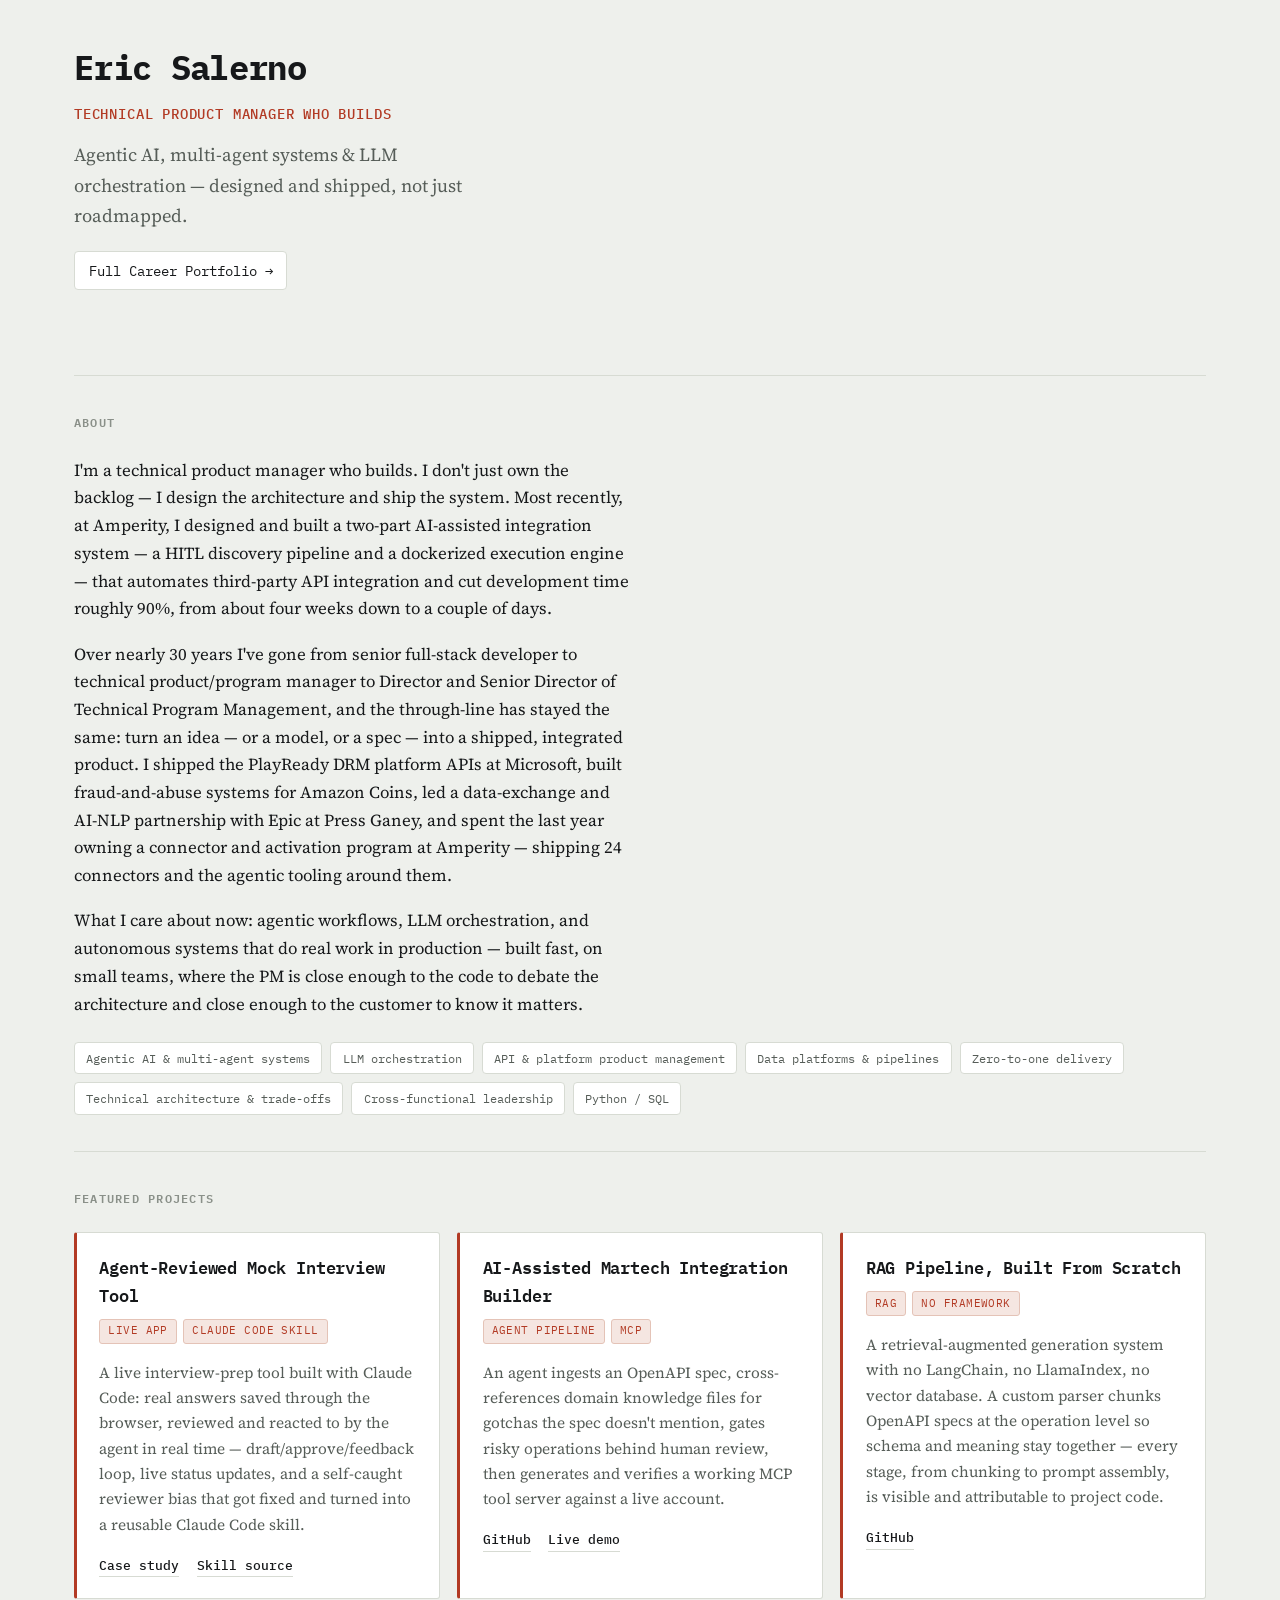
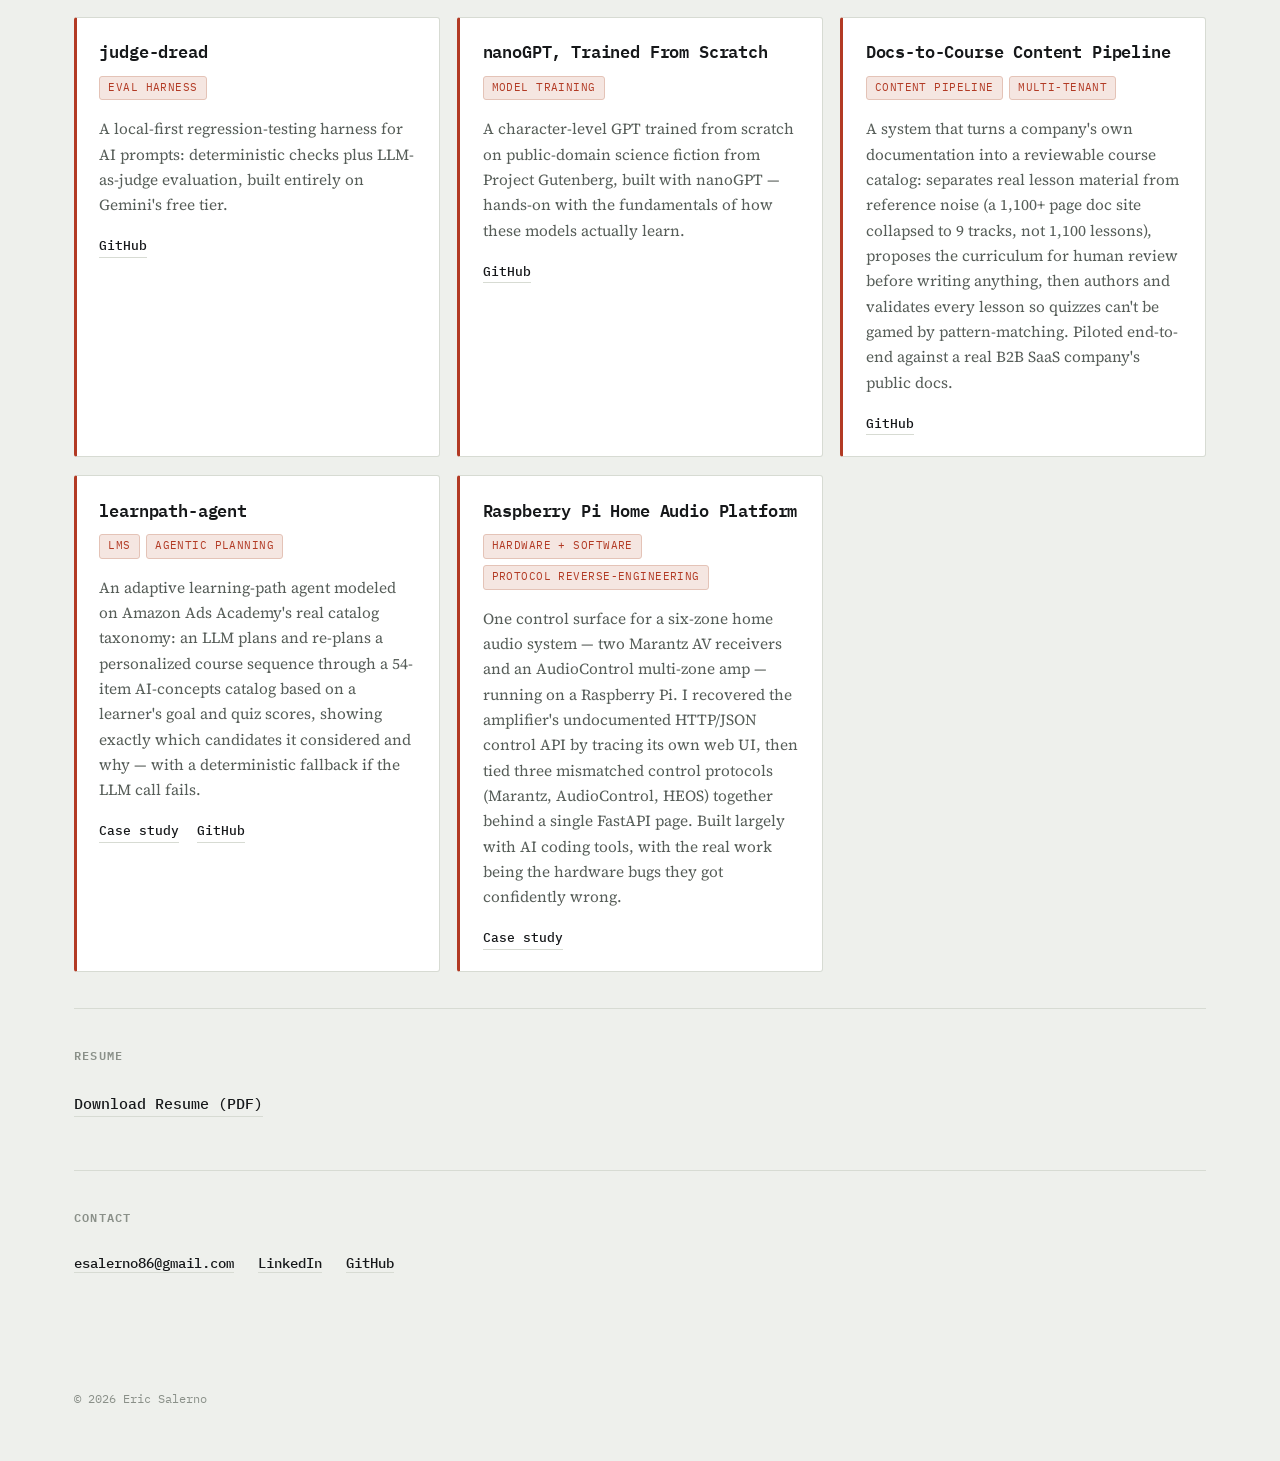
<file: index.html>
<!doctype html>
<html lang="en">
<head>
<meta charset="UTF-8">
<meta name="viewport" content="width=device-width, initial-scale=1.0">
<title>Eric Salerno — Technical Product Manager</title>
<meta name="description" content="Technical Product Manager who builds agentic AI systems, LLM orchestration, and data platforms.">
<link rel="icon" href="favicon.svg" type="image/svg+xml">
<meta property="og:type" content="website">
<meta property="og:title" content="Eric Salerno — Technical Product Manager">
<meta property="og:description" content="Technical Product Manager who builds agentic AI systems, LLM orchestration, and data platforms.">
<meta property="og:url" content="https://ericthebigsal.github.io">
<meta name="twitter:card" content="summary">
<meta name="twitter:title" content="Eric Salerno — Technical Product Manager">
<meta name="twitter:description" content="Technical Product Manager who builds agentic AI systems, LLM orchestration, and data platforms.">
<link rel="preconnect" href="https://fonts.googleapis.com">
<link rel="preconnect" href="https://fonts.gstatic.com" crossorigin>
<link href="https://fonts.googleapis.com/css2?family=IBM+Plex+Mono:wght@400;500;600;700&family=Source+Serif+4:ital,opsz,wght@0,8..60,400;0,8..60,600;1,8..60,400&display=swap" rel="stylesheet">
<link rel="stylesheet" href="styles.css">
</head>
<body>
<header class="site-header">
  <h1>Eric Salerno</h1>
  <p class="headline">Technical Product Manager who builds</p>
  <p class="tagline">Agentic AI, multi-agent systems &amp; LLM orchestration — designed and shipped, not just roadmapped.</p>
  <p><a class="portfolio-cta" href="portfolio.html">Full Career Portfolio →</a></p>
</header>

<main>
  <section id="about" aria-labelledby="about-heading">
    <h2 id="about-heading">About</h2>
    <p>I'm a technical product manager who builds. I don't just own the backlog — I design the architecture and ship the system. Most recently, at Amperity, I designed and built a two-part AI-assisted integration system — a HITL discovery pipeline and a dockerized execution engine — that automates third-party API integration and cut development time roughly 90%, from about four weeks down to a couple of days.</p>
    <p>Over nearly 30 years I've gone from senior full-stack developer to technical product/program manager to Director and Senior Director of Technical Program Management, and the through-line has stayed the same: turn an idea — or a model, or a spec — into a shipped, integrated product. I shipped the PlayReady DRM platform APIs at Microsoft, built fraud-and-abuse systems for Amazon Coins, led a data-exchange and AI-NLP partnership with Epic at Press Ganey, and spent the last year owning a connector and activation program at Amperity — shipping 24 connectors and the agentic tooling around them.</p>
    <p>What I care about now: agentic workflows, LLM orchestration, and autonomous systems that do real work in production — built fast, on small teams, where the PM is close enough to the code to debate the architecture and close enough to the customer to know it matters.</p>
    <ul class="strengths">
      <li>Agentic AI &amp; multi-agent systems</li>
      <li>LLM orchestration</li>
      <li>API &amp; platform product management</li>
      <li>Data platforms &amp; pipelines</li>
      <li>Zero-to-one delivery</li>
      <li>Technical architecture &amp; trade-offs</li>
      <li>Cross-functional leadership</li>
      <li>Python / SQL</li>
    </ul>
  </section>

  <section id="projects" aria-labelledby="projects-heading">
    <h2 id="projects-heading">Featured Projects</h2>
    <div class="project-grid">
      <article class="project-card">
        <h3>Agent-Reviewed Mock Interview Tool</h3>
        <ul class="project-tags"><li>Live app</li><li>Claude Code skill</li></ul>
        <p>A live interview-prep tool built with Claude Code: real answers saved through the browser, reviewed and reacted to by the agent in real time — draft/approve/feedback loop, live status updates, and a self-caught reviewer bias that got fixed and turned into a reusable Claude Code skill.</p>
        <div class="project-links">
          <a href="agentic-qa-tool.html">Case study</a>
          <a href="https://github.com/ericthebigsal/claude-skills">Skill source</a>
        </div>
      </article>

      <article class="project-card">
        <h3>AI-Assisted Martech Integration Builder</h3>
        <ul class="project-tags"><li>Agent pipeline</li><li>MCP</li></ul>
        <p>An agent ingests an OpenAPI spec, cross-references domain knowledge files for gotchas the spec doesn't mention, gates risky operations behind human review, then generates and verifies a working MCP tool server against a live account.</p>
        <div class="project-links">
          <a href="https://github.com/ericthebigsal/agent-integration">GitHub</a>
          <a href="https://ericthebigsal.github.io/agent-integration">Live demo</a>
        </div>
      </article>

      <article class="project-card">
        <h3>RAG Pipeline, Built From Scratch</h3>
        <ul class="project-tags"><li>RAG</li><li>No framework</li></ul>
        <p>A retrieval-augmented generation system with no LangChain, no LlamaIndex, no vector database. A custom parser chunks OpenAPI specs at the operation level so schema and meaning stay together — every stage, from chunking to prompt assembly, is visible and attributable to project code.</p>
        <div class="project-links">
          <a href="https://github.com/ericthebigsal/rag-pipeline">GitHub</a>
        </div>
      </article>

      <article class="project-card">
        <h3>judge-dread</h3>
        <ul class="project-tags"><li>Eval harness</li></ul>
        <p>A local-first regression-testing harness for AI prompts: deterministic checks plus LLM-as-judge evaluation, built entirely on Gemini's free tier.</p>
        <div class="project-links">
          <a href="https://github.com/ericthebigsal/judge-dread">GitHub</a>
        </div>
      </article>

      <article class="project-card">
        <h3>nanoGPT, Trained From Scratch</h3>
        <ul class="project-tags"><li>Model training</li></ul>
        <p>A character-level GPT trained from scratch on public-domain science fiction from Project Gutenberg, built with nanoGPT — hands-on with the fundamentals of how these models actually learn.</p>
        <div class="project-links">
          <a href="https://github.com/ericthebigsal/nanogpt-scifi">GitHub</a>
        </div>
      </article>

      <article class="project-card">
        <h3>Docs-to-Course Content Pipeline</h3>
        <ul class="project-tags"><li>Content pipeline</li><li>Multi-tenant</li></ul>
        <p>A system that turns a company's own documentation into a reviewable course catalog: separates real lesson material from reference noise (a 1,100+ page doc site collapsed to 9 tracks, not 1,100 lessons), proposes the curriculum for human review before writing anything, then authors and validates every lesson so quizzes can't be gamed by pattern-matching. Piloted end-to-end against a real B2B SaaS company's public docs.</p>
        <div class="project-links">
          <a href="https://github.com/ericthebigsal/learnpath-agent">GitHub</a>
        </div>
      </article>

      <article class="project-card">
        <h3>learnpath-agent</h3>
        <ul class="project-tags"><li>LMS</li><li>Agentic planning</li></ul>
        <p>An adaptive learning-path agent modeled on Amazon Ads Academy's real catalog taxonomy: an LLM plans and re-plans a personalized course sequence through a 54-item AI-concepts catalog based on a learner's goal and quiz scores, showing exactly which candidates it considered and why — with a deterministic fallback if the LLM call fails.</p>
        <div class="project-links">
          <a href="learnpath-agent-writeup.html">Case study</a>
          <a href="https://github.com/ericthebigsal/learnpath-agent">GitHub</a>
        </div>
      </article>

      <article class="project-card">
        <h3>Raspberry Pi Home Audio Platform</h3>
        <ul class="project-tags"><li>Hardware + software</li><li>Protocol reverse-engineering</li></ul>
        <p>One control surface for a six-zone home audio system — two Marantz AV receivers and an AudioControl multi-zone amp — running on a Raspberry Pi. I recovered the amplifier's undocumented HTTP/JSON control API by tracing its own web UI, then tied three mismatched control protocols (Marantz, AudioControl, HEOS) together behind a single FastAPI page. Built largely with AI coding tools, with the real work being the hardware bugs they got confidently wrong.</p>
        <div class="project-links">
          <a href="dumb-home-writeup.html">Case study</a>
        </div>
      </article>
    </div>
  </section>

  <section id="resume" aria-labelledby="resume-heading">
    <h2 id="resume-heading">Resume</h2>
    <p><a class="resume-link" href="assets/resume/Eric-Salerno-Resume.pdf">Download Resume (PDF)</a></p>
  </section>

  <section id="contact" aria-labelledby="contact-heading">
    <h2 id="contact-heading">Contact</h2>
    <ul class="contact-list">
      <li><a href="mailto:esalerno86@gmail.com">esalerno86@gmail.com</a></li>
      <li><a href="https://www.linkedin.com/in/ersalerno">LinkedIn</a></li>
      <li><a href="https://github.com/ericthebigsal">GitHub</a></li>
    </ul>
  </section>
</main>

<footer class="site-footer">
  <p>&copy; 2026 Eric Salerno</p>
</footer>
</body>
</html>
</file>
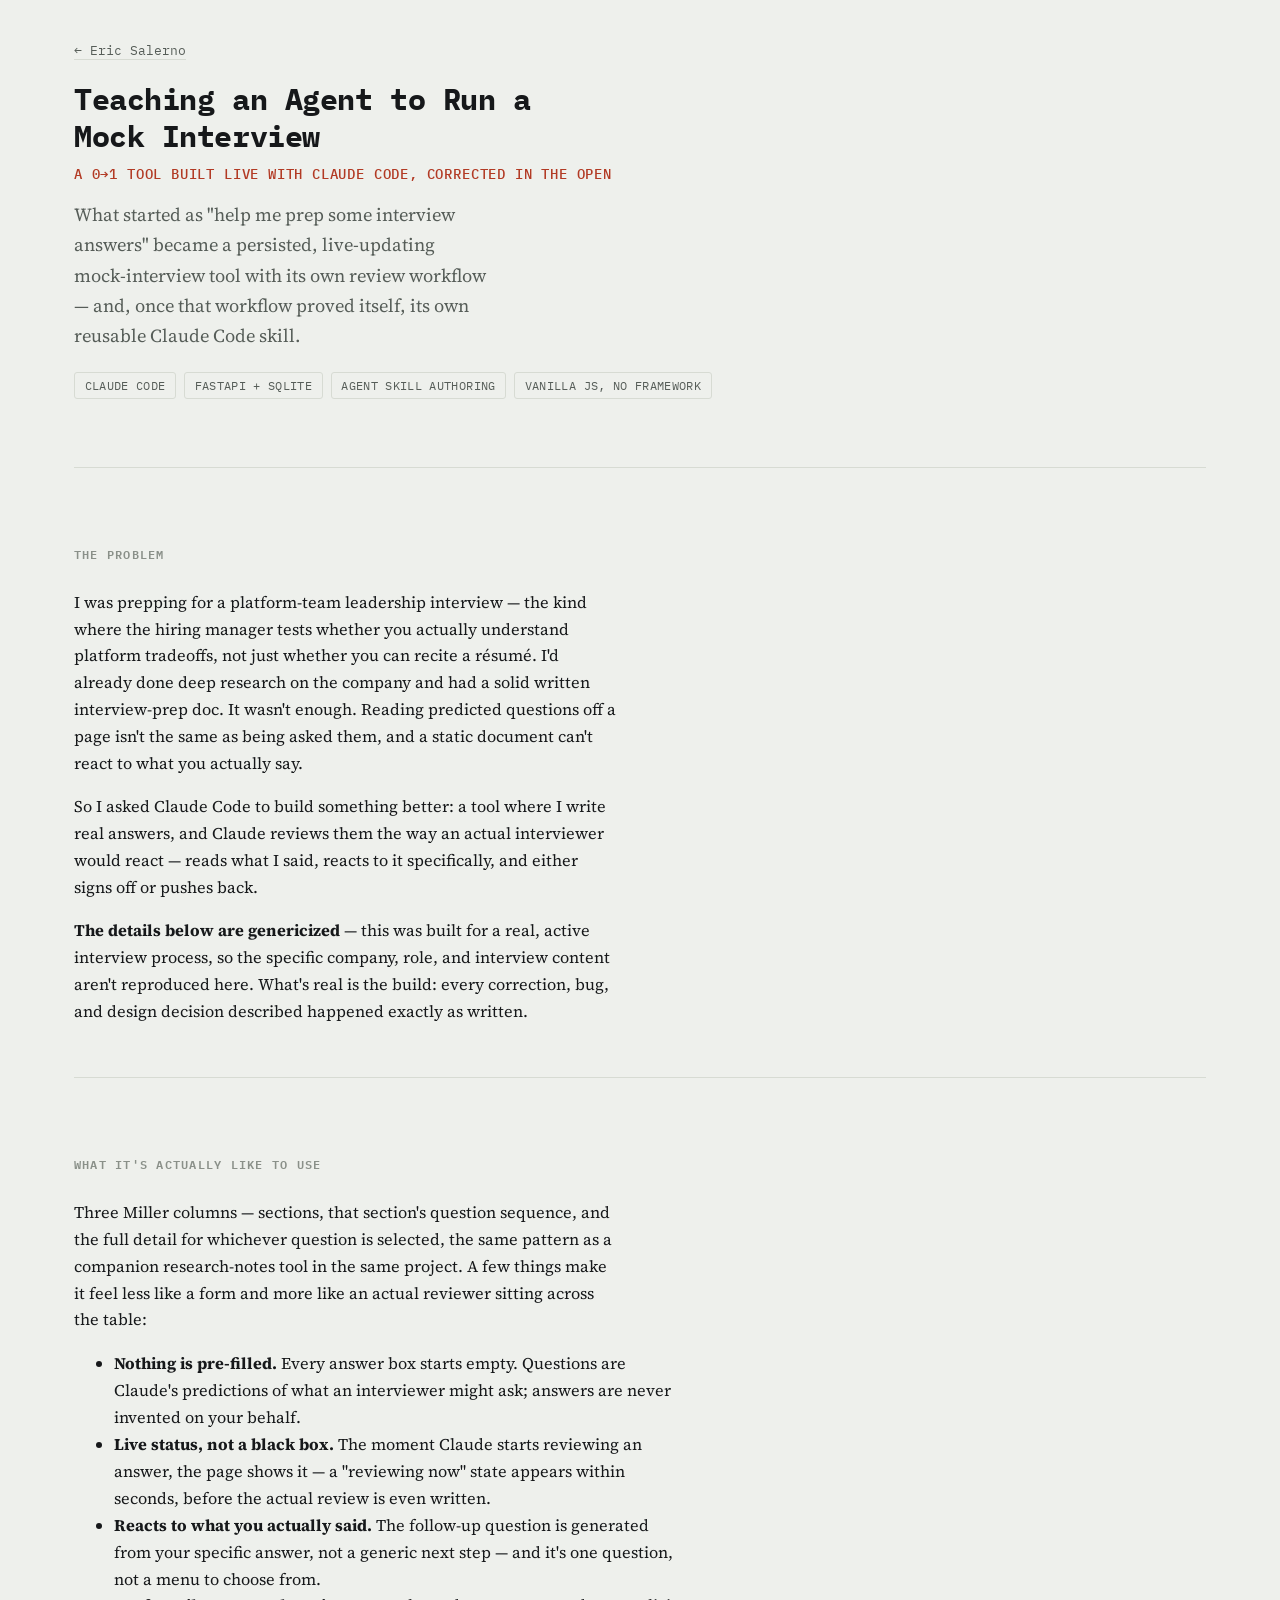
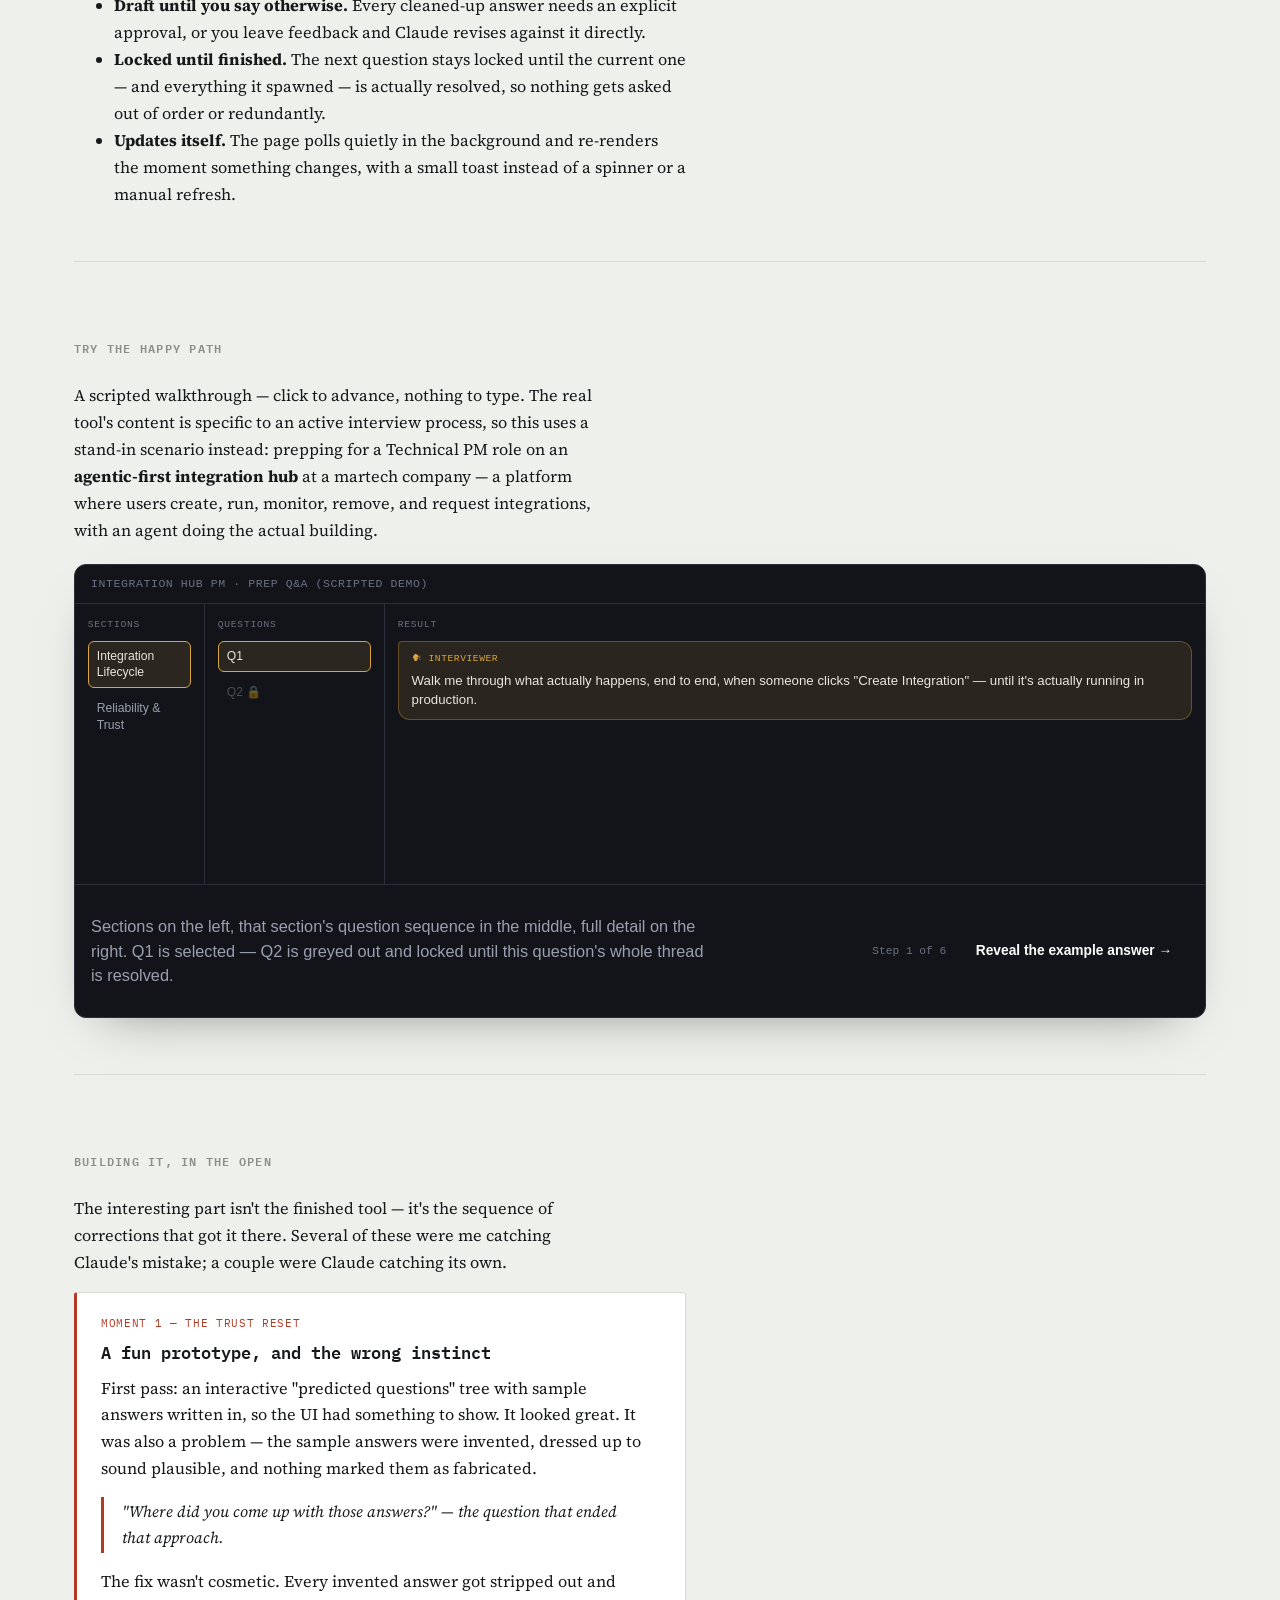
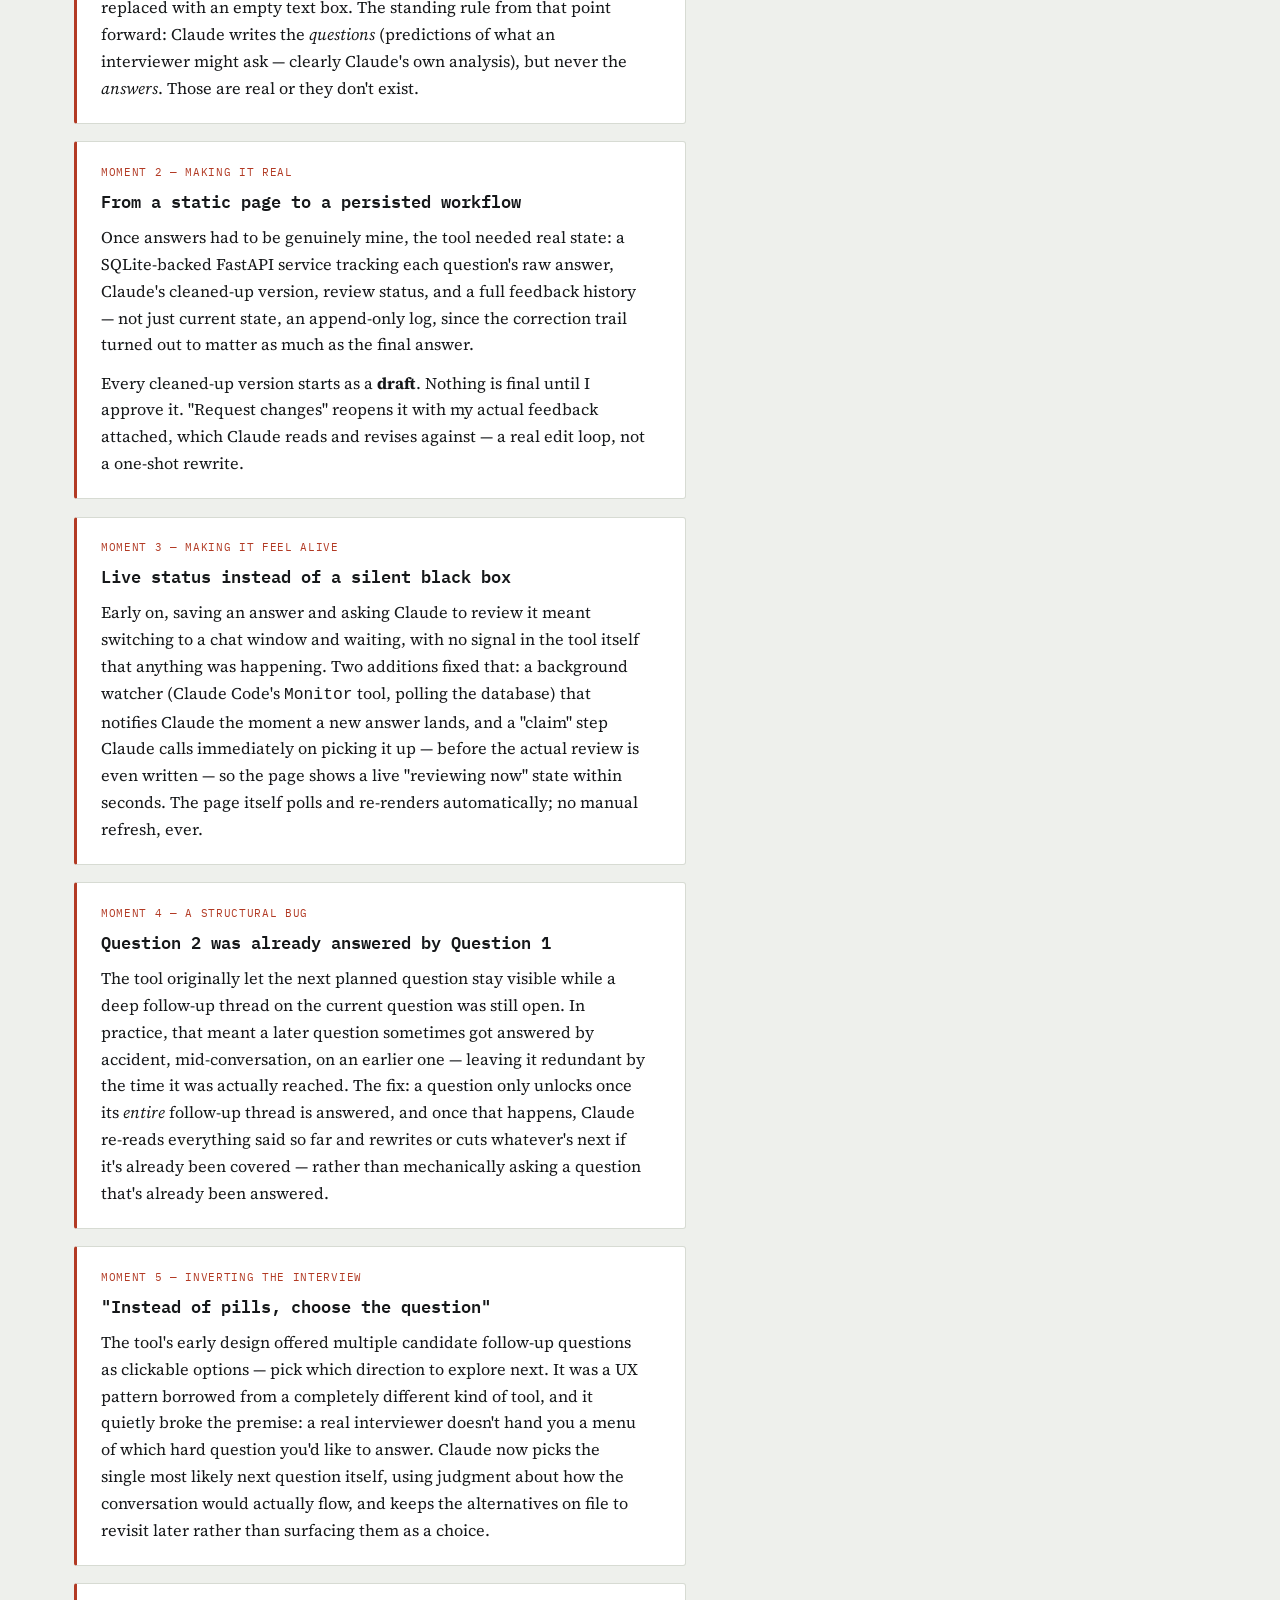
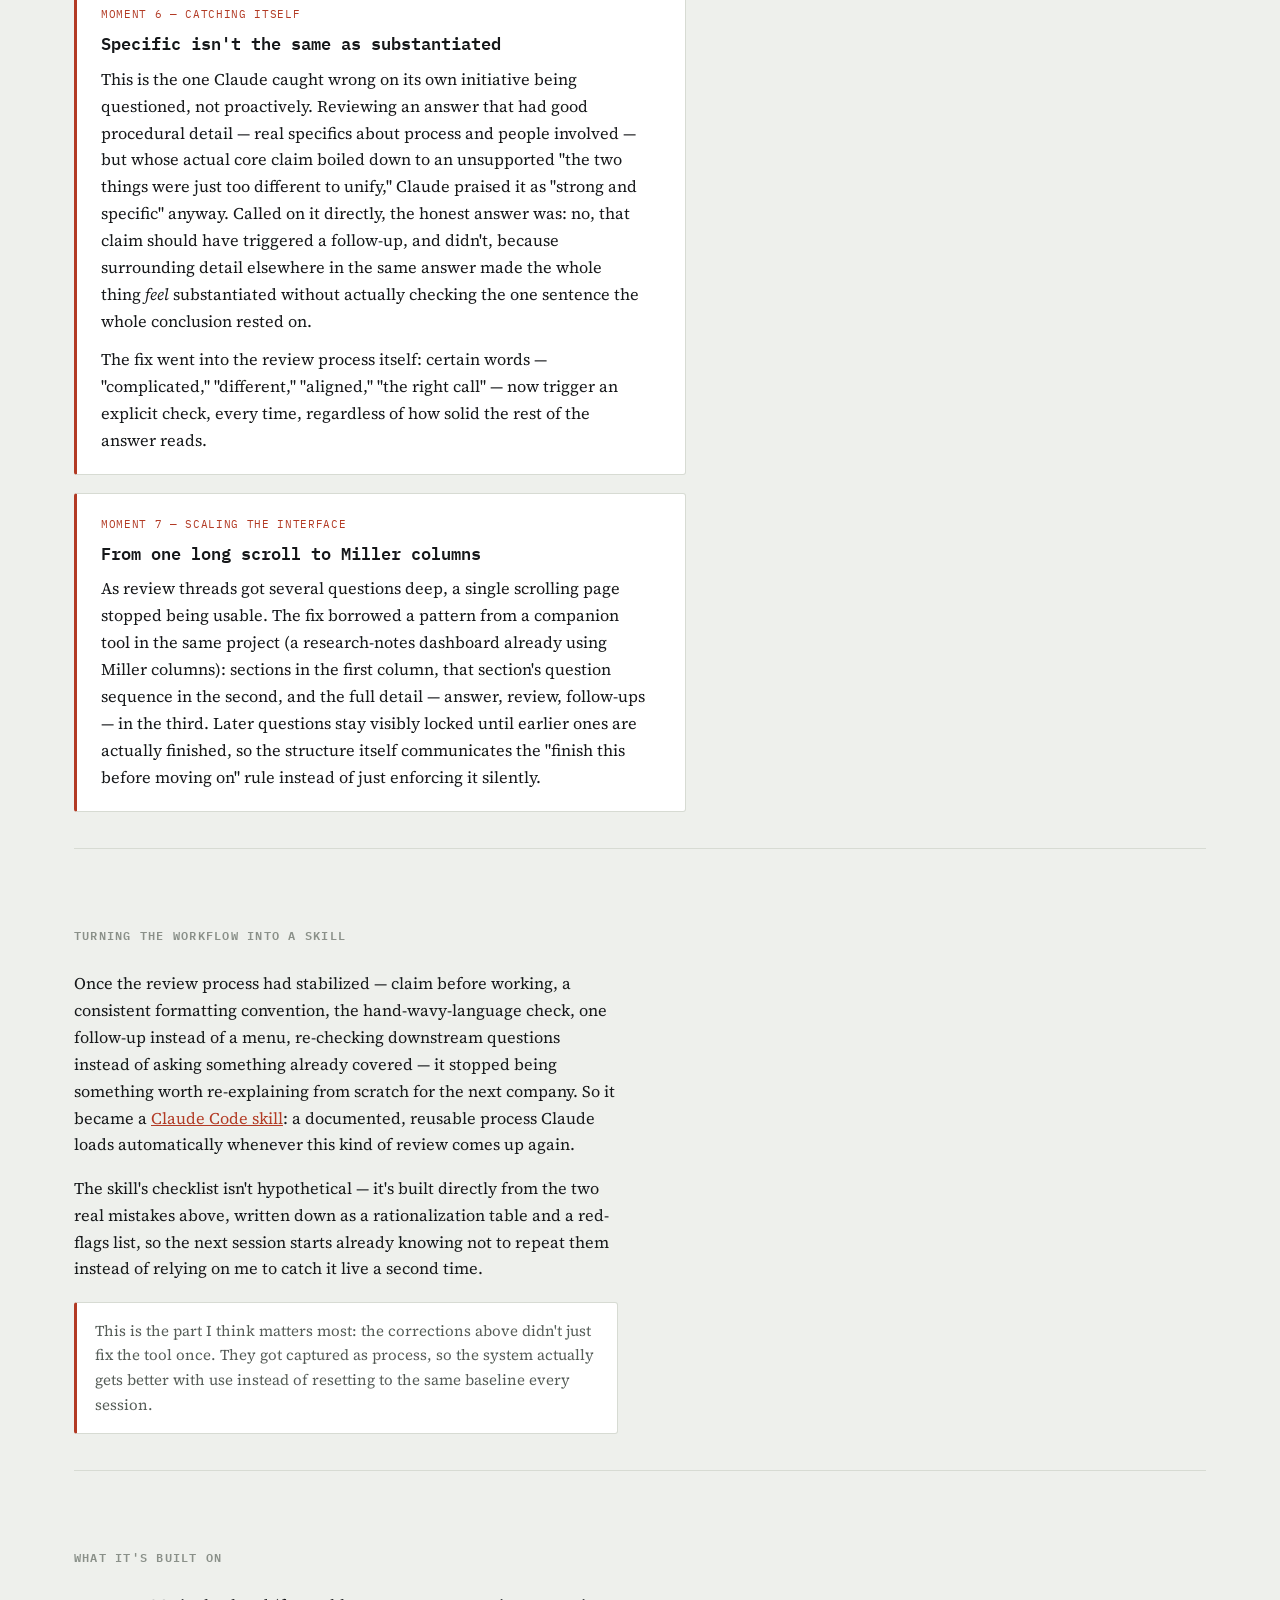
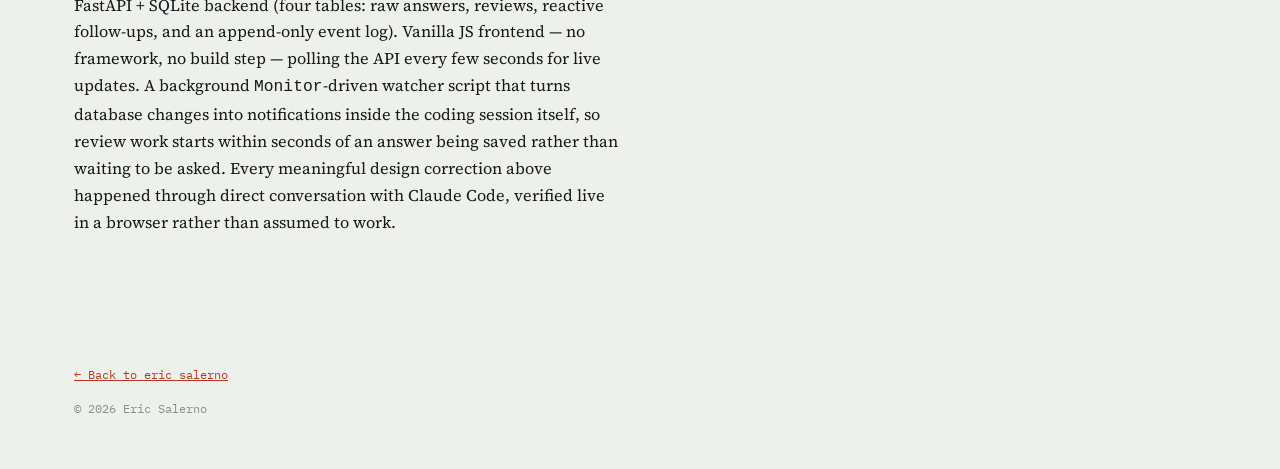
<file: agentic-qa-tool.html>
<!doctype html>
<html lang="en">
<head>
<meta charset="UTF-8">
<meta name="viewport" content="width=device-width, initial-scale=1.0">
<title>Teaching an Agent to Run a Mock Interview — Eric Salerno</title>
<meta name="description" content="Case study: building a live, agent-reviewed mock-interview tool with Claude Code — and the corrections along the way that turned into a reusable skill.">
<link rel="icon" href="favicon.svg" type="image/svg+xml">
<meta property="og:type" content="article">
<meta property="og:title" content="Teaching an Agent to Run a Mock Interview">
<meta property="og:description" content="Case study: building a live, agent-reviewed mock-interview tool with Claude Code — and the corrections along the way that turned into a reusable skill.">
<meta property="og:url" content="https://ericthebigsal.github.io/agentic-qa-tool.html">
<meta name="twitter:card" content="summary">
<link rel="preconnect" href="https://fonts.googleapis.com">
<link rel="preconnect" href="https://fonts.gstatic.com" crossorigin>
<link href="https://fonts.googleapis.com/css2?family=IBM+Plex+Mono:wght@400;500;600;700&family=Source+Serif+4:ital,opsz,wght@0,8..60,400;0,8..60,600;1,8..60,400&display=swap" rel="stylesheet">
<link rel="stylesheet" href="styles.css">
<style>
  /* Scoped demo-widget styles — dark palette matches the real tool's actual
     look, deliberately distinct from this site's light theme so the widget
     reads as "an app embedded in the page," not a themed site section. */
  .demo-frame{
    --dbg:#12141a; --dbg-elev:#1b1f28; --dborder:#2a2f3a;
    --dtext:#e8e6df; --dtext-dim:#9aa0af; --dtext-dimmer:#6b7180;
    --dq:#d9a441; --dq-bg:rgba(217,164,65,.12);
    --da:#4fb3a9; --da-bg:rgba(79,179,169,.1);
    --dreview:#7a9ad9; --dreview-bg:rgba(122,154,217,.12);
    --dok:#5fc47a;
    background:var(--dbg); color:var(--dtext); border-radius:12px; border:1px solid var(--dborder);
    overflow:hidden; box-shadow:0 20px 50px -30px rgba(0,0,0,.5);
    font-family:-apple-system,BlinkMacSystemFont,"Segoe UI",Helvetica,Arial,sans-serif;
    margin:1.25rem 0;
  }
  .demo-topbar{padding:.6rem 1rem;border-bottom:1px solid var(--dborder);font-size:.72rem;color:var(--dtext-dimmer);
    font-family:ui-monospace,SFMono-Regular,"SF Mono",Menlo,Consolas,monospace;letter-spacing:.05em;text-transform:uppercase}
  .demo-columns{display:flex;min-height:280px}
  .demo-col{padding:.8rem}
  .demo-col1{width:130px;flex:none;border-right:1px solid var(--dborder)}
  .demo-col2{width:180px;flex:none;border-right:1px solid var(--dborder)}
  .demo-col3{flex:1;min-width:0}
  .demo-col-label{font-family:ui-monospace,SFMono-Regular,"SF Mono",Menlo,Consolas,monospace;font-size:.6rem;
    letter-spacing:.08em;text-transform:uppercase;color:var(--dtext-dimmer);margin:0 0 .5rem}
  .demo-item{display:block;width:100%;text-align:left;background:transparent;border:1px solid transparent;color:var(--dtext-dim);
    font-size:.76rem;padding:.4rem .5rem;border-radius:6px;margin-bottom:.3rem;line-height:1.35}
  .demo-item.active{background:var(--dq-bg);border-color:var(--dq);color:var(--dtext)}
  .demo-item.locked{opacity:.4}
  .demo-node{margin-bottom:.8rem}
  .demo-qbubble{background:var(--dq-bg);border:1px solid rgba(217,164,65,.35);border-radius:12px;border-top-left-radius:4px;padding:.6rem .8rem}
  .demo-who{font-family:ui-monospace,SFMono-Regular,"SF Mono",Menlo,Consolas,monospace;font-size:.6rem;letter-spacing:.06em;
    text-transform:uppercase;color:var(--dq);margin-bottom:.25rem;display:flex;align-items:center;gap:.4rem}
  .demo-qtext{font-size:.83rem;line-height:1.45}
  .demo-answerbox{margin-top:.5rem}
  .demo-answerbox .demo-who{color:var(--da);justify-content:flex-end}
  .demo-answer-text{background:var(--da-bg);border:1px solid rgba(79,179,169,.35);border-radius:12px;border-top-right-radius:4px;
    padding:.6rem .8rem;font-size:.82rem;line-height:1.45}
  .demo-reviewbox{margin-top:.6rem;background:var(--dreview-bg);border:1px solid rgba(122,154,217,.4);border-radius:10px;padding:.6rem .8rem}
  .demo-reviewbox .demo-who{color:var(--dreview);justify-content:space-between}
  .demo-section-header{background:rgba(122,154,217,.24);color:var(--dreview);font-weight:700;font-size:.64rem;text-transform:uppercase;
    letter-spacing:.05em;padding:.22rem .5rem;border-radius:5px;margin:.4rem 0 .3rem;display:inline-block}
  .demo-reviewbox ul{margin:.2rem 0 .5rem;padding-left:1.1rem;font-size:.8rem;line-height:1.5}
  .demo-reviewbox p{font-size:.8rem;margin:.3rem 0 0;line-height:1.5}
  .demo-badge{font-family:ui-monospace,SFMono-Regular,"SF Mono",Menlo,Consolas,monospace;font-size:.58rem;padding:.06rem .4rem;
    border-radius:20px;border:1px solid var(--dborder);color:var(--dtext-dimmer)}
  .demo-badge.approved{border-color:var(--dok);color:var(--dok)}
  .demo-badge.draft{border-color:var(--dreview);color:var(--dreview)}
  .demo-reactive{margin-top:.6rem;margin-left:.7rem;padding-left:.7rem;border-left:2px dashed rgba(122,154,217,.4)}
  .demo-reactive-label{font-family:ui-monospace,SFMono-Regular,"SF Mono",Menlo,Consolas,monospace;font-size:.58rem;
    text-transform:uppercase;letter-spacing:.05em;color:var(--dreview);margin-bottom:.3rem}
  .demo-placeholder{color:var(--dtext-dimmer);font-size:.82rem;font-style:italic}
  .demo-footer{padding:.8rem 1rem;border-top:1px solid var(--dborder);display:flex;align-items:center;justify-content:space-between;gap:1rem;flex-wrap:wrap}
  .demo-annotation{font-size:.85rem;color:var(--dtext-dim);max-width:58ch;line-height:1.5}
  .demo-btn{background:var(--color-accent);color:#fff;border:none;border-radius:8px;padding:.55rem 1.05rem;font-size:.86rem;
    font-weight:600;cursor:pointer;white-space:nowrap}
  .demo-btn:hover{opacity:.9}
  .demo-btn.approve{background:#1b7a45}
  .demo-btn.restart{background:transparent;border:1px solid var(--dborder);color:var(--dtext-dim)}
  .demo-stepcount{font-family:ui-monospace,SFMono-Regular,"SF Mono",Menlo,Consolas,monospace;font-size:.7rem;color:var(--dtext-dimmer);white-space:nowrap}
  @media (max-width:600px){
    .demo-columns{flex-direction:column}
    .demo-col1,.demo-col2{width:auto;border-right:none;border-bottom:1px solid var(--dborder)}
  }
</style>
</head>
<body class="case-study">
<header class="site-header">
  <p class="breadcrumb"><a href="index.html">&larr; Eric Salerno</a></p>
  <h1>Teaching an Agent to Run a Mock Interview</h1>
  <p class="headline">A 0&rarr;1 tool built live with Claude Code, corrected in the open</p>
  <p class="tagline">What started as "help me prep some interview answers" became a persisted, live-updating mock-interview tool with its own review workflow — and, once that workflow proved itself, its own reusable Claude Code skill.</p>
  <ul class="case-tags">
    <li>Claude Code</li>
    <li>FastAPI + SQLite</li>
    <li>Agent skill authoring</li>
    <li>Vanilla JS, no framework</li>
  </ul>
</header>

<main>
  <section id="context" aria-labelledby="context-heading">
    <h2 id="context-heading">The problem</h2>
    <p>I was prepping for a platform-team leadership interview — the kind where the hiring manager tests whether you actually understand platform tradeoffs, not just whether you can recite a résumé. I'd already done deep research on the company and had a solid written interview-prep doc. It wasn't enough. Reading predicted questions off a page isn't the same as being asked them, and a static document can't react to what you actually say.</p>
    <p>So I asked Claude Code to build something better: a tool where I write real answers, and Claude reviews them the way an actual interviewer would react — reads what I said, reacts to it specifically, and either signs off or pushes back.</p>
    <p><strong>The details below are genericized</strong> — this was built for a real, active interview process, so the specific company, role, and interview content aren't reproduced here. What's real is the build: every correction, bug, and design decision described happened exactly as written.</p>
  </section>

  <section id="ux" aria-labelledby="ux-heading">
    <h2 id="ux-heading">What it's actually like to use</h2>
    <p>Three Miller columns — sections, that section's question sequence, and the full detail for whichever question is selected, the same pattern as a companion research-notes tool in the same project. A few things make it feel less like a form and more like an actual reviewer sitting across the table:</p>
    <ul>
      <li><strong>Nothing is pre-filled.</strong> Every answer box starts empty. Questions are Claude's predictions of what an interviewer might ask; answers are never invented on your behalf.</li>
      <li><strong>Live status, not a black box.</strong> The moment Claude starts reviewing an answer, the page shows it — a "reviewing now" state appears within seconds, before the actual review is even written.</li>
      <li><strong>Reacts to what you actually said.</strong> The follow-up question is generated from your specific answer, not a generic next step — and it's one question, not a menu to choose from.</li>
      <li><strong>Draft until you say otherwise.</strong> Every cleaned-up answer needs an explicit approval, or you leave feedback and Claude revises against it directly.</li>
      <li><strong>Locked until finished.</strong> The next question stays locked until the current one — and everything it spawned — is actually resolved, so nothing gets asked out of order or redundantly.</li>
      <li><strong>Updates itself.</strong> The page polls quietly in the background and re-renders the moment something changes, with a small toast instead of a spinner or a manual refresh.</li>
    </ul>
  </section>

  <section id="demo" aria-labelledby="demo-heading">
    <h2 id="demo-heading">Try the happy path</h2>
    <p>A scripted walkthrough — click to advance, nothing to type. The real tool's content is specific to an active interview process, so this uses a stand-in scenario instead: prepping for a Technical PM role on an <strong>agentic-first integration hub</strong> at a martech company — a platform where users create, run, monitor, remove, and request integrations, with an agent doing the actual building.</p>

    <div class="demo-frame">
      <div class="demo-topbar" id="demoTopbar">Integration Hub PM · Prep Q&amp;A (scripted demo)</div>
      <div class="demo-columns">
        <div class="demo-col demo-col1">
          <div class="demo-col-label">Sections</div>
          <div id="demoCol1"></div>
        </div>
        <div class="demo-col demo-col2">
          <div class="demo-col-label">Questions</div>
          <div id="demoCol2"></div>
        </div>
        <div class="demo-col demo-col3">
          <div class="demo-col-label">Result</div>
          <div id="demoCol3"></div>
        </div>
      </div>
      <div class="demo-footer">
        <p class="demo-annotation" id="demoAnnotation"></p>
        <div style="display:flex;align-items:center;gap:.8rem">
          <span class="demo-stepcount" id="demoStepCount"></span>
          <button class="demo-btn" id="demoBtn"></button>
        </div>
      </div>
    </div>
  </section>

  <section id="build" aria-labelledby="build-heading">
    <h2 id="build-heading">Building it, in the open</h2>
    <p>The interesting part isn't the finished tool — it's the sequence of corrections that got it there. Several of these were me catching Claude's mistake; a couple were Claude catching its own.</p>

    <div class="moment">
      <span class="beat">Moment 1 — the trust reset</span>
      <h3>A fun prototype, and the wrong instinct</h3>
      <p>First pass: an interactive "predicted questions" tree with sample answers written in, so the UI had something to show. It looked great. It was also a problem — the sample answers were invented, dressed up to sound plausible, and nothing marked them as fabricated.</p>
      <blockquote class="pull">"Where did you come up with those answers?" — the question that ended that approach.</blockquote>
      <p>The fix wasn't cosmetic. Every invented answer got stripped out and replaced with an empty text box. The standing rule from that point forward: Claude writes the <em>questions</em> (predictions of what an interviewer might ask — clearly Claude's own analysis), but never the <em>answers</em>. Those are real or they don't exist.</p>
    </div>

    <div class="moment">
      <span class="beat">Moment 2 — making it real</span>
      <h3>From a static page to a persisted workflow</h3>
      <p>Once answers had to be genuinely mine, the tool needed real state: a SQLite-backed FastAPI service tracking each question's raw answer, Claude's cleaned-up version, review status, and a full feedback history — not just current state, an append-only log, since the correction trail turned out to matter as much as the final answer.</p>
      <p>Every cleaned-up version starts as a <strong>draft</strong>. Nothing is final until I approve it. "Request changes" reopens it with my actual feedback attached, which Claude reads and revises against — a real edit loop, not a one-shot rewrite.</p>
    </div>

    <div class="moment">
      <span class="beat">Moment 3 — making it feel alive</span>
      <h3>Live status instead of a silent black box</h3>
      <p>Early on, saving an answer and asking Claude to review it meant switching to a chat window and waiting, with no signal in the tool itself that anything was happening. Two additions fixed that: a background watcher (Claude Code's <code>Monitor</code> tool, polling the database) that notifies Claude the moment a new answer lands, and a "claim" step Claude calls immediately on picking it up — before the actual review is even written — so the page shows a live "reviewing now" state within seconds. The page itself polls and re-renders automatically; no manual refresh, ever.</p>
    </div>

    <div class="moment">
      <span class="beat">Moment 4 — a structural bug</span>
      <h3>Question 2 was already answered by Question 1</h3>
      <p>The tool originally let the next planned question stay visible while a deep follow-up thread on the current question was still open. In practice, that meant a later question sometimes got answered by accident, mid-conversation, on an earlier one — leaving it redundant by the time it was actually reached. The fix: a question only unlocks once its <em>entire</em> follow-up thread is answered, and once that happens, Claude re-reads everything said so far and rewrites or cuts whatever's next if it's already been covered — rather than mechanically asking a question that's already been answered.</p>
    </div>

    <div class="moment">
      <span class="beat">Moment 5 — inverting the interview</span>
      <h3>"Instead of pills, choose the question"</h3>
      <p>The tool's early design offered multiple candidate follow-up questions as clickable options — pick which direction to explore next. It was a UX pattern borrowed from a completely different kind of tool, and it quietly broke the premise: a real interviewer doesn't hand you a menu of which hard question you'd like to answer. Claude now picks the single most likely next question itself, using judgment about how the conversation would actually flow, and keeps the alternatives on file to revisit later rather than surfacing them as a choice.</p>
    </div>

    <div class="moment">
      <span class="beat">Moment 6 — catching itself</span>
      <h3>Specific isn't the same as substantiated</h3>
      <p>This is the one Claude caught wrong on its own initiative being questioned, not proactively. Reviewing an answer that had good procedural detail — real specifics about process and people involved — but whose actual core claim boiled down to an unsupported "the two things were just too different to unify," Claude praised it as "strong and specific" anyway. Called on it directly, the honest answer was: no, that claim should have triggered a follow-up, and didn't, because surrounding detail elsewhere in the same answer made the whole thing <em>feel</em> substantiated without actually checking the one sentence the whole conclusion rested on.</p>
      <p>The fix went into the review process itself: certain words — "complicated," "different," "aligned," "the right call" — now trigger an explicit check, every time, regardless of how solid the rest of the answer reads.</p>
    </div>

    <div class="moment">
      <span class="beat">Moment 7 — scaling the interface</span>
      <h3>From one long scroll to Miller columns</h3>
      <p>As review threads got several questions deep, a single scrolling page stopped being usable. The fix borrowed a pattern from a companion tool in the same project (a research-notes dashboard already using Miller columns): sections in the first column, that section's question sequence in the second, and the full detail — answer, review, follow-ups — in the third. Later questions stay visibly locked until earlier ones are actually finished, so the structure itself communicates the "finish this before moving on" rule instead of just enforcing it silently.</p>
    </div>
  </section>

  <section id="skill" aria-labelledby="skill-heading">
    <h2 id="skill-heading">Turning the workflow into a skill</h2>
    <p>Once the review process had stabilized — claim before working, a consistent formatting convention, the hand-wavy-language check, one follow-up instead of a menu, re-checking downstream questions instead of asking something already covered — it stopped being something worth re-explaining from scratch for the next company. So it became a <a href="https://github.com/ericthebigsal/claude-skills" target="_blank" rel="noopener">Claude Code skill</a>: a documented, reusable process Claude loads automatically whenever this kind of review comes up again.</p>
    <p>The skill's checklist isn't hypothetical — it's built directly from the two real mistakes above, written down as a rationalization table and a red-flags list, so the next session starts already knowing not to repeat them instead of relying on me to catch it live a second time.</p>
    <div class="case-note">This is the part I think matters most: the corrections above didn't just fix the tool once. They got captured as process, so the system actually gets better with use instead of resetting to the same baseline every session.</div>
  </section>

  <section id="stack" aria-labelledby="stack-heading">
    <h2 id="stack-heading">What it's built on</h2>
    <p>FastAPI + SQLite backend (four tables: raw answers, reviews, reactive follow-ups, and an append-only event log). Vanilla JS frontend — no framework, no build step — polling the API every few seconds for live updates. A background <code>Monitor</code>-driven watcher script that turns database changes into notifications inside the coding session itself, so review work starts within seconds of an answer being saved rather than waiting to be asked. Every meaningful design correction above happened through direct conversation with Claude Code, verified live in a browser rather than assumed to work.</p>
  </section>
</main>

<footer class="site-footer">
  <p><a href="index.html">&larr; Back to eric salerno</a></p>
  <p>&copy; 2026 Eric Salerno</p>
</footer>

<script>
// Fully scripted, click-only walkthrough — no live backend, no typing.
// Content is a stand-in scenario (martech "agentic integration hub" PM
// role); the interaction pattern matches the real tool exactly.
const DEMO = {
  q1: `Walk me through what actually happens, end to end, when someone clicks "Create Integration" — until it's actually running in production.`,
  answer: `The user points the agent at a source and a destination and describes what they want moved. The agent pulls both systems' real API docs, proposes a field mapping, and flags anything ambiguous for a human to confirm before it writes anything. Once confirmed, it generates the integration, runs it against a sandbox account, and only promotes it to production after a test batch passes validation.`,
  reviewHtml: `<div class="demo-section-header">Key points</div>
    <ul>
      <li>User specifies source, destination, and intent — the agent does the mapping work</li>
      <li>Agent reads both systems' real API docs and proposes a mapping, not a guess</li>
      <li>Anything ambiguous is flagged for a human to confirm before any code is written</li>
      <li>Nothing reaches production without a passing sandbox test batch first</li>
    </ul>
    <div class="demo-section-header">Full answer</div>
    <p>The user points the agent at a source and a destination and describes what they want moved. The agent reads both systems' API docs, proposes a field mapping, and flags anything ambiguous for a human to confirm before writing anything. Once confirmed, it generates the integration, runs it against a sandbox account, and only promotes it to production after a test batch passes validation.</p>`,
  followup: `You said the agent flags anything ambiguous — what's the actual bar for "ambiguous," and who's on the hook to resolve it before the integration ships?`,
  q2: `What happens when a running integration starts failing silently — how does "monitored" actually work?`,
};

const DEMO_STEPS = [
  { annotation: `Sections on the left, that section's question sequence in the middle, full detail on the right. Q1 is selected — Q2 is greyed out and locked until this question's whole thread is resolved.`, btn: `Reveal the example answer →` },
  { annotation: `In the real tool this is an empty text box — nothing pre-filled, nothing invented. This demo scripts an example so there's something to click through.`, btn: `Have Claude review it →` },
  { annotation: `Claude reorganizes and tightens what was actually said — bullets for a fast scan, full prose below. It never adds a fact, name, or number that wasn't in the original answer.`, btn: `See the follow-up question →` },
  { annotation: `The follow-up reacts to the specific thing just said — not a generic next question, and never a menu of options to pick from.`, btn: `Approve this answer →` },
  { annotation: `Every cleaned-up answer is a draft until it's explicitly approved — or sent back with feedback, which Claude revises against directly.`, btn: `See the next question unlock →` },
  { annotation: `Q2 just unlocked, because Q1's entire thread — including the follow-up — is now fully resolved. Nothing gets asked out of order or before it's actually relevant.`, btn: `↺ Restart demo` },
];

let demoPhase = 0;

function demoBadge(phase){
  if(phase < 1) return '';
  if(phase < 2) return '<span class="demo-badge">Awaiting review</span>';
  if(phase < 4) return '<span class="demo-badge draft">Draft</span>';
  return '<span class="demo-badge approved">Approved ✓</span>';
}

function renderDemo(){
  const col1 = document.getElementById('demoCol1');
  const col2 = document.getElementById('demoCol2');
  const col3 = document.getElementById('demoCol3');
  const annotation = document.getElementById('demoAnnotation');
  const btn = document.getElementById('demoBtn');
  const stepCount = document.getElementById('demoStepCount');

  col1.innerHTML = `<button class="demo-item active">Integration Lifecycle</button><button class="demo-item">Reliability &amp; Trust</button>`;

  const q2Locked = demoPhase < 5;
  col2.innerHTML = `
    <button class="demo-item active">Q1 ${demoBadge(demoPhase)}</button>
    <button class="demo-item ${q2Locked ? 'locked' : ''}">Q2 ${q2Locked ? '🔒' : ''}</button>`;

  let html = `<div class="demo-node">
    <div class="demo-qbubble">
      <div class="demo-who">🗣 Interviewer ${demoBadge(demoPhase)}</div>
      <div class="demo-qtext">${DEMO.q1}</div>
    </div>`;

  if(demoPhase >= 1){
    html += `<div class="demo-answerbox">
      <div class="demo-who">💬 Answer</div>
      <div class="demo-answer-text">${DEMO.answer}</div>
    </div>`;
  }

  if(demoPhase >= 2){
    html += `<div class="demo-reviewbox">
      <div class="demo-who"><span>🧭 Claude's cleaned-up version</span>${demoBadge(demoPhase)}</div>
      ${DEMO.reviewHtml}
    </div>`;
  }

  if(demoPhase >= 3){
    html += `<div class="demo-reactive">
      <div class="demo-reactive-label">Reactive follow-up, based on the answer above</div>
      <div class="demo-qbubble">
        <div class="demo-who">🎯 Claude, reacting</div>
        <div class="demo-qtext">${DEMO.followup}</div>
      </div>
    </div>`;
  }

  html += `</div>`;
  col3.innerHTML = html;

  const step = DEMO_STEPS[demoPhase];
  annotation.textContent = step.annotation;
  btn.textContent = step.btn;
  btn.className = 'demo-btn' + (demoPhase === 3 ? ' approve' : '') + (demoPhase === 5 ? ' restart' : '');
  stepCount.textContent = `Step ${demoPhase + 1} of ${DEMO_STEPS.length}`;
}

document.getElementById('demoBtn').addEventListener('click', ()=>{
  demoPhase = demoPhase === 5 ? 0 : demoPhase + 1;
  renderDemo();
});

renderDemo();
</script>
</body>
</html>
</file>
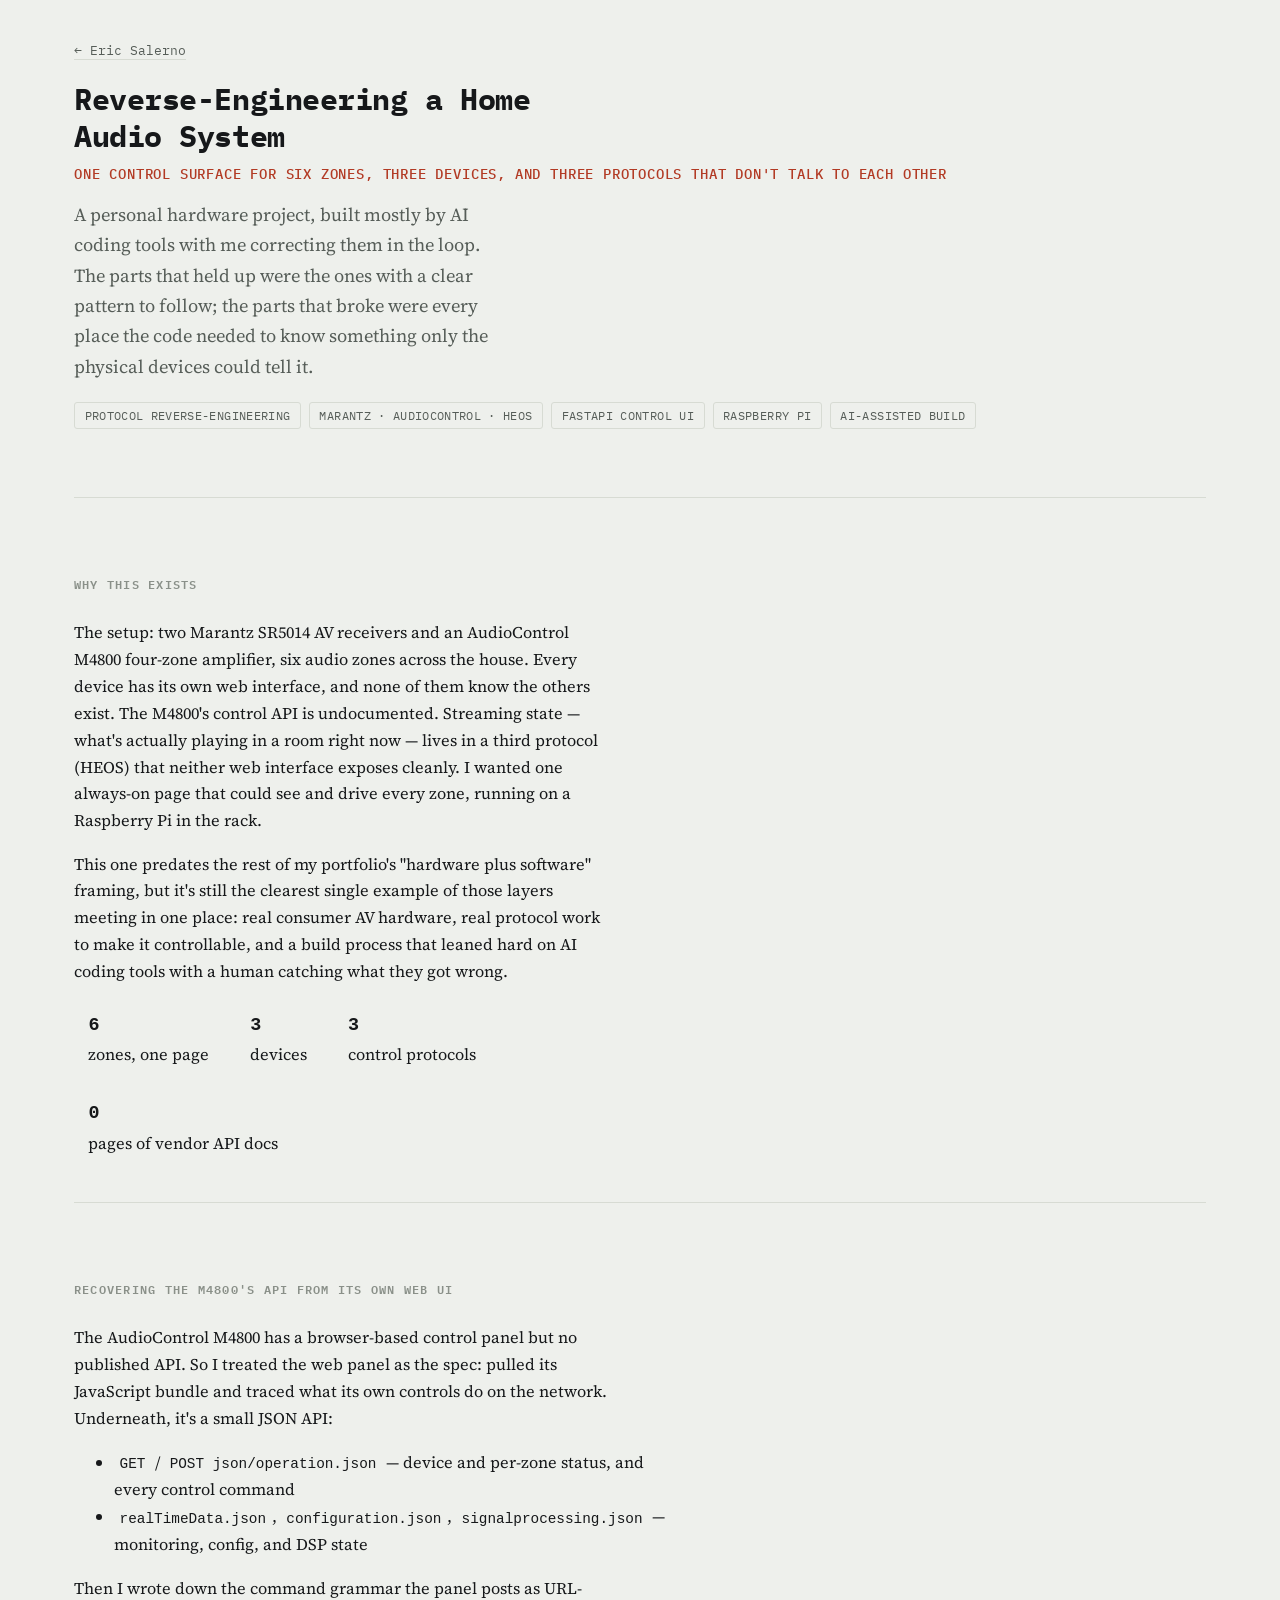
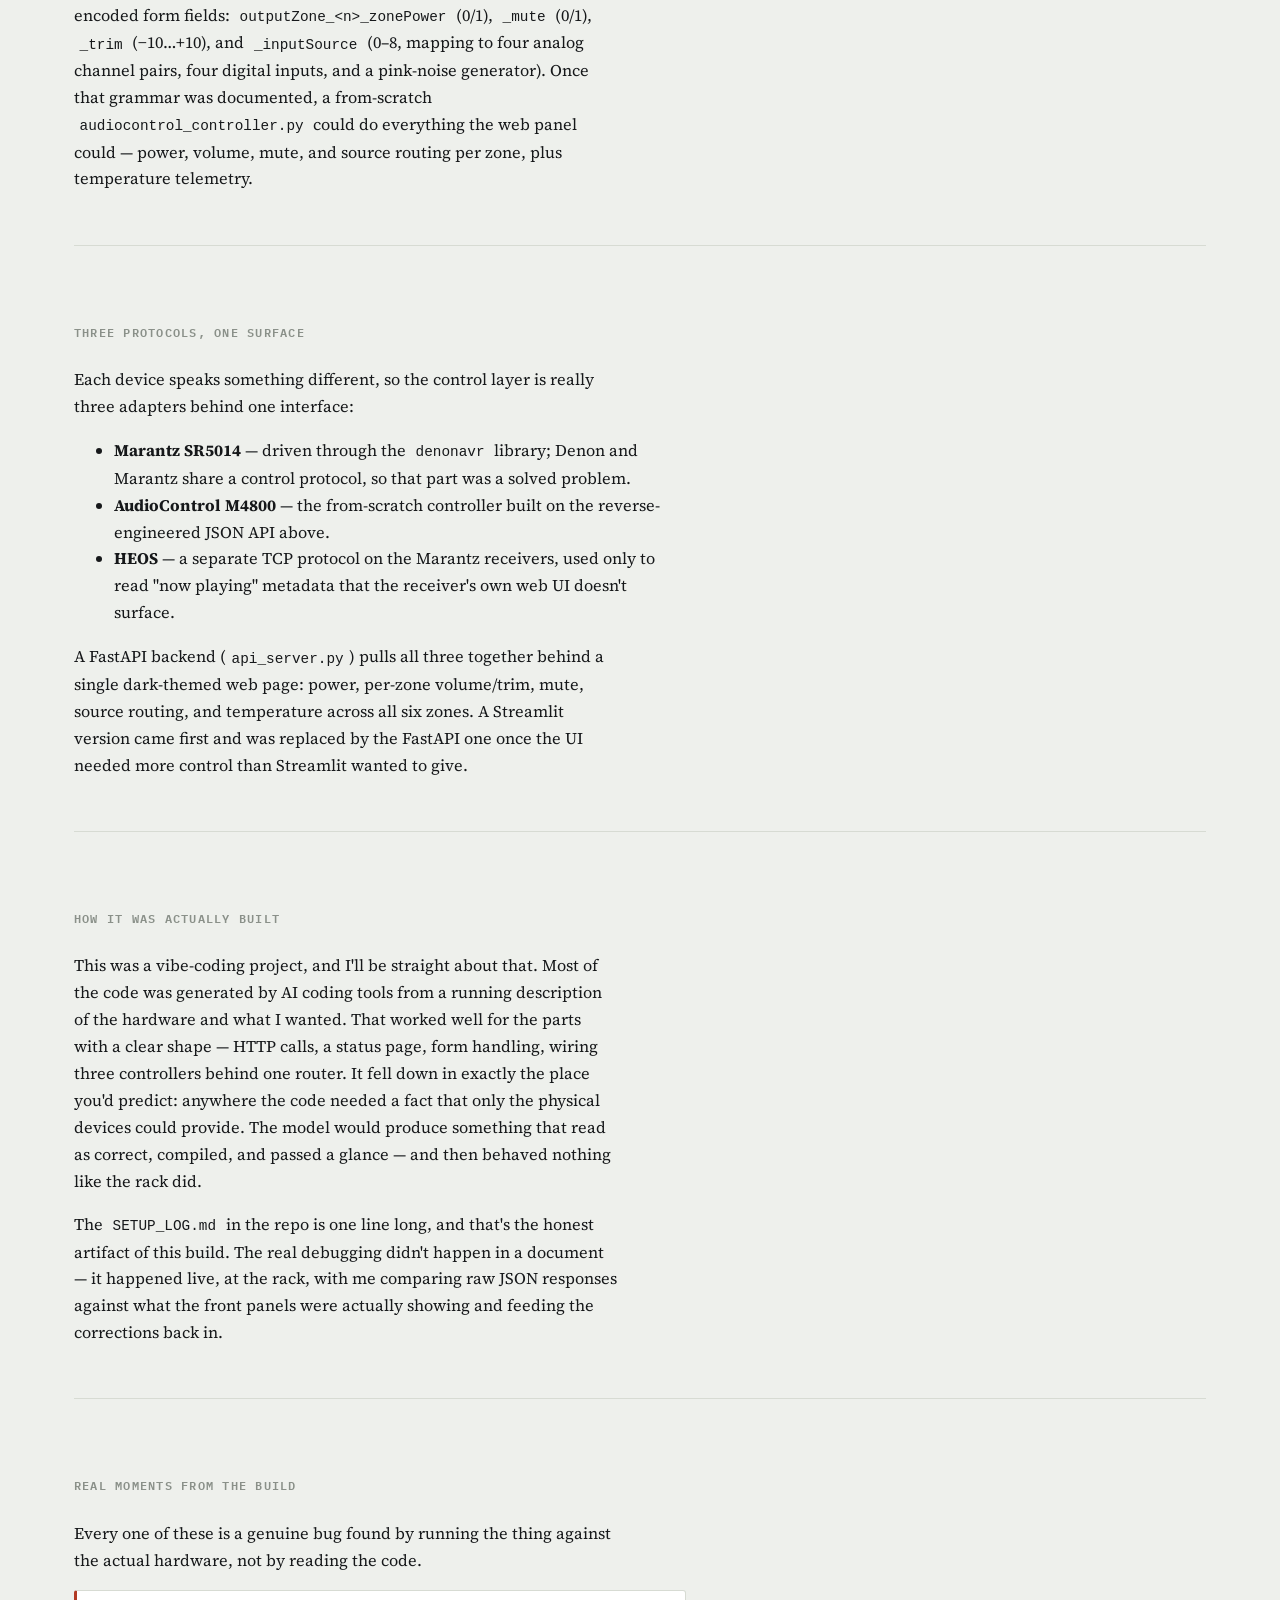
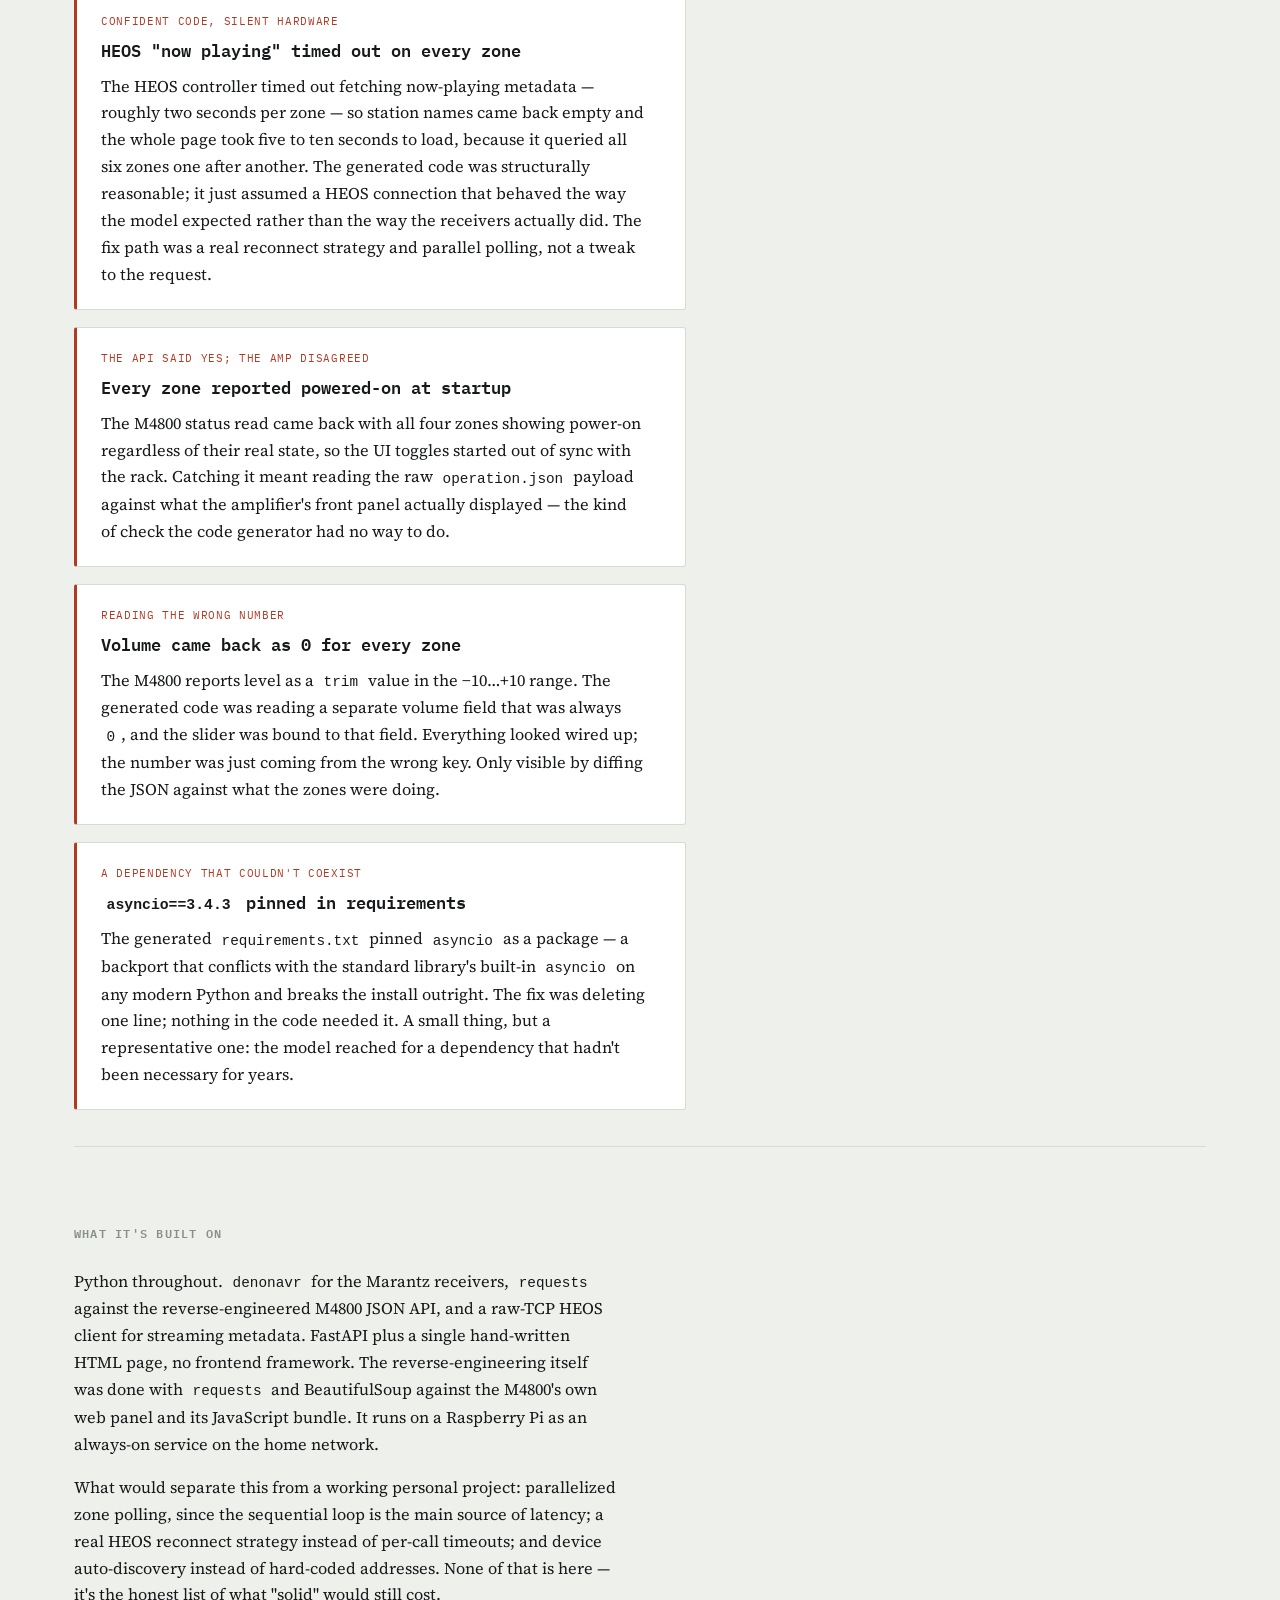
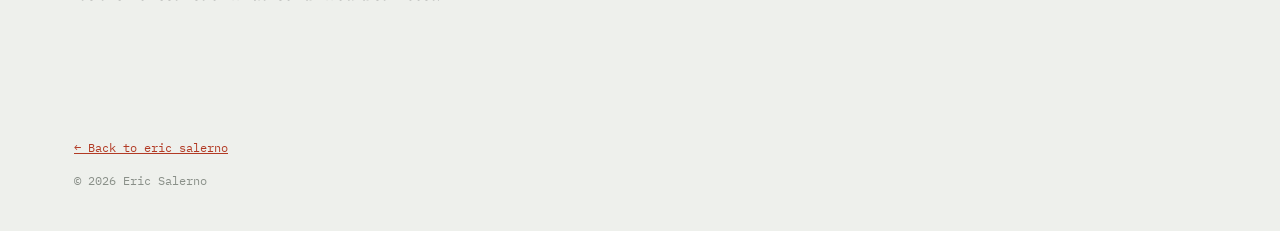
<file: dumb-home-writeup.html>
<!doctype html>
<html lang="en">
<head>
<meta charset="UTF-8">
<meta name="viewport" content="width=device-width, initial-scale=1.0">
<title>Reverse-Engineering a Home Audio System — Eric Salerno</title>
<meta name="description" content="Case study: one control surface for a six-zone home audio system — recovering an undocumented amplifier API from its own web UI, tying three protocols together, and the hardware bugs an AI coding tool got confidently wrong.">
<link rel="icon" href="favicon.svg" type="image/svg+xml">
<meta property="og:type" content="article">
<meta property="og:title" content="Reverse-Engineering a Home Audio System">
<meta property="og:description" content="Case study: one control surface for a six-zone home audio system — recovering an undocumented amplifier API from its own web UI, tying three protocols together, and the hardware bugs an AI coding tool got confidently wrong.">
<meta property="og:url" content="https://ericthebigsal.github.io/dumb-home-writeup.html">
<meta name="twitter:card" content="summary">
<link rel="preconnect" href="https://fonts.googleapis.com">
<link rel="preconnect" href="https://fonts.gstatic.com" crossorigin>
<link href="https://fonts.googleapis.com/css2?family=IBM+Plex+Mono:wght@400;500;600;700&family=Source+Serif+4:ital,opsz,wght@0,8..60,400;0,8..60,600;1,8..60,400&display=swap" rel="stylesheet">
<link rel="stylesheet" href="styles.css">
<style>
  /* Scoped code styling — styles.css has no pre/code rules of its own. */
  code {
    font-family: ui-monospace, SFMono-Regular, "SF Mono", Menlo, Consolas, monospace;
    font-size: 0.88em;
    background: var(--color-surface);
    border: 1px solid var(--color-border);
    border-radius: 4px;
    padding: 0.1rem 0.35rem;
  }
  .stat-row {
    display: flex;
    flex-wrap: wrap;
    gap: 0.75rem;
    margin: 1rem 0 0;
    padding: 0;
    list-style: none;
  }
  .stat-row li {
    background: var(--color-surface);
    border: 1px solid var(--color-border);
    border-radius: 8px;
    padding: 0.6rem 0.9rem;
    font-size: 0.88rem;
    color: var(--color-muted);
  }
  .stat-row strong {
    display: block;
    font-size: 1.15rem;
    color: var(--color-text);
    font-family: ui-monospace, SFMono-Regular, "SF Mono", Menlo, Consolas, monospace;
  }
</style>
</head>
<body class="case-study">
<header class="site-header">
  <p class="breadcrumb"><a href="index.html">&larr; Eric Salerno</a></p>
  <h1>Reverse-Engineering a Home Audio System</h1>
  <p class="headline">One control surface for six zones, three devices, and three protocols that don't talk to each other</p>
  <p class="tagline">A personal hardware project, built mostly by AI coding tools with me correcting them in the loop. The parts that held up were the ones with a clear pattern to follow; the parts that broke were every place the code needed to know something only the physical devices could tell it.</p>
  <ul class="case-tags">
    <li>Protocol reverse-engineering</li>
    <li>Marantz &middot; AudioControl &middot; HEOS</li>
    <li>FastAPI control UI</li>
    <li>Raspberry Pi</li>
    <li>AI-assisted build</li>
  </ul>
</header>

<main>
  <section id="why" aria-labelledby="why-heading">
    <h2 id="why-heading">Why this exists</h2>
    <p>The setup: two Marantz SR5014 AV receivers and an AudioControl M4800 four-zone amplifier, six audio zones across the house. Every device has its own web interface, and none of them know the others exist. The M4800's control API is undocumented. Streaming state — what's actually playing in a room right now — lives in a third protocol (HEOS) that neither web interface exposes cleanly. I wanted one always-on page that could see and drive every zone, running on a Raspberry Pi in the rack.</p>
    <p>This one predates the rest of my portfolio's "hardware plus software" framing, but it's still the clearest single example of those layers meeting in one place: real consumer AV hardware, real protocol work to make it controllable, and a build process that leaned hard on AI coding tools with a human catching what they got wrong.</p>
    <ul class="stat-row">
      <li><strong>6</strong>zones, one page</li>
      <li><strong>3</strong>devices</li>
      <li><strong>3</strong>control protocols</li>
      <li><strong>0</strong>pages of vendor API docs</li>
    </ul>
  </section>

  <section id="reverse-engineering" aria-labelledby="re-heading">
    <h2 id="re-heading">Recovering the M4800's API from its own web UI</h2>
    <p>The AudioControl M4800 has a browser-based control panel but no published API. So I treated the web panel as the spec: pulled its JavaScript bundle and traced what its own controls do on the network. Underneath, it's a small JSON API:</p>
    <ul>
      <li><code>GET</code> / <code>POST json/operation.json</code> — device and per-zone status, and every control command</li>
      <li><code>realTimeData.json</code>, <code>configuration.json</code>, <code>signalprocessing.json</code> — monitoring, config, and DSP state</li>
    </ul>
    <p>Then I wrote down the command grammar the panel posts as URL-encoded form fields: <code>outputZone_&lt;n&gt;_zonePower</code> (0/1), <code>_mute</code> (0/1), <code>_trim</code> (&minus;10&hellip;+10), and <code>_inputSource</code> (0&ndash;8, mapping to four analog channel pairs, four digital inputs, and a pink-noise generator). Once that grammar was documented, a from-scratch <code>audiocontrol_controller.py</code> could do everything the web panel could — power, volume, mute, and source routing per zone, plus temperature telemetry.</p>
  </section>

  <section id="three-protocols" aria-labelledby="tp-heading">
    <h2 id="tp-heading">Three protocols, one surface</h2>
    <p>Each device speaks something different, so the control layer is really three adapters behind one interface:</p>
    <ul>
      <li><strong>Marantz SR5014</strong> — driven through the <code>denonavr</code> library; Denon and Marantz share a control protocol, so that part was a solved problem.</li>
      <li><strong>AudioControl M4800</strong> — the from-scratch controller built on the reverse-engineered JSON API above.</li>
      <li><strong>HEOS</strong> — a separate TCP protocol on the Marantz receivers, used only to read "now playing" metadata that the receiver's own web UI doesn't surface.</li>
    </ul>
    <p>A FastAPI backend (<code>api_server.py</code>) pulls all three together behind a single dark-themed web page: power, per-zone volume/trim, mute, source routing, and temperature across all six zones. A Streamlit version came first and was replaced by the FastAPI one once the UI needed more control than Streamlit wanted to give.</p>
  </section>

  <section id="how" aria-labelledby="how-heading">
    <h2 id="how-heading">How it was actually built</h2>
    <p>This was a vibe-coding project, and I'll be straight about that. Most of the code was generated by AI coding tools from a running description of the hardware and what I wanted. That worked well for the parts with a clear shape — HTTP calls, a status page, form handling, wiring three controllers behind one router. It fell down in exactly the place you'd predict: anywhere the code needed a fact that only the physical devices could provide. The model would produce something that read as correct, compiled, and passed a glance — and then behaved nothing like the rack did.</p>
    <p>The <code>SETUP_LOG.md</code> in the repo is one line long, and that's the honest artifact of this build. The real debugging didn't happen in a document — it happened live, at the rack, with me comparing raw JSON responses against what the front panels were actually showing and feeding the corrections back in.</p>
  </section>

  <section id="moments" aria-labelledby="moments-heading">
    <h2 id="moments-heading">Real moments from the build</h2>
    <p>Every one of these is a genuine bug found by running the thing against the actual hardware, not by reading the code.</p>

    <div class="moment">
      <span class="beat">Confident code, silent hardware</span>
      <h3>HEOS "now playing" timed out on every zone</h3>
      <p>The HEOS controller timed out fetching now-playing metadata — roughly two seconds per zone — so station names came back empty and the whole page took five to ten seconds to load, because it queried all six zones one after another. The generated code was structurally reasonable; it just assumed a HEOS connection that behaved the way the model expected rather than the way the receivers actually did. The fix path was a real reconnect strategy and parallel polling, not a tweak to the request.</p>
    </div>

    <div class="moment">
      <span class="beat">The API said yes; the amp disagreed</span>
      <h3>Every zone reported powered-on at startup</h3>
      <p>The M4800 status read came back with all four zones showing power-on regardless of their real state, so the UI toggles started out of sync with the rack. Catching it meant reading the raw <code>operation.json</code> payload against what the amplifier's front panel actually displayed — the kind of check the code generator had no way to do.</p>
    </div>

    <div class="moment">
      <span class="beat">Reading the wrong number</span>
      <h3>Volume came back as 0 for every zone</h3>
      <p>The M4800 reports level as a <code>trim</code> value in the &minus;10&hellip;+10 range. The generated code was reading a separate volume field that was always <code>0</code>, and the slider was bound to that field. Everything looked wired up; the number was just coming from the wrong key. Only visible by diffing the JSON against what the zones were doing.</p>
    </div>

    <div class="moment">
      <span class="beat">A dependency that couldn't coexist</span>
      <h3><code>asyncio==3.4.3</code> pinned in requirements</h3>
      <p>The generated <code>requirements.txt</code> pinned <code>asyncio</code> as a package — a backport that conflicts with the standard library's built-in <code>asyncio</code> on any modern Python and breaks the install outright. The fix was deleting one line; nothing in the code needed it. A small thing, but a representative one: the model reached for a dependency that hadn't been necessary for years.</p>
    </div>
  </section>

  <section id="stack" aria-labelledby="stack-heading">
    <h2 id="stack-heading">What it's built on</h2>
    <p>Python throughout. <code>denonavr</code> for the Marantz receivers, <code>requests</code> against the reverse-engineered M4800 JSON API, and a raw-TCP HEOS client for streaming metadata. FastAPI plus a single hand-written HTML page, no frontend framework. The reverse-engineering itself was done with <code>requests</code> and BeautifulSoup against the M4800's own web panel and its JavaScript bundle. It runs on a Raspberry Pi as an always-on service on the home network.</p>
    <p>What would separate this from a working personal project: parallelized zone polling, since the sequential loop is the main source of latency; a real HEOS reconnect strategy instead of per-call timeouts; and device auto-discovery instead of hard-coded addresses. None of that is here — it's the honest list of what "solid" would still cost.</p>
  </section>
</main>

<footer class="site-footer">
  <p><a href="index.html">&larr; Back to eric salerno</a></p>
  <p>&copy; 2026 Eric Salerno</p>
</footer>
</body>
</html>
</file>
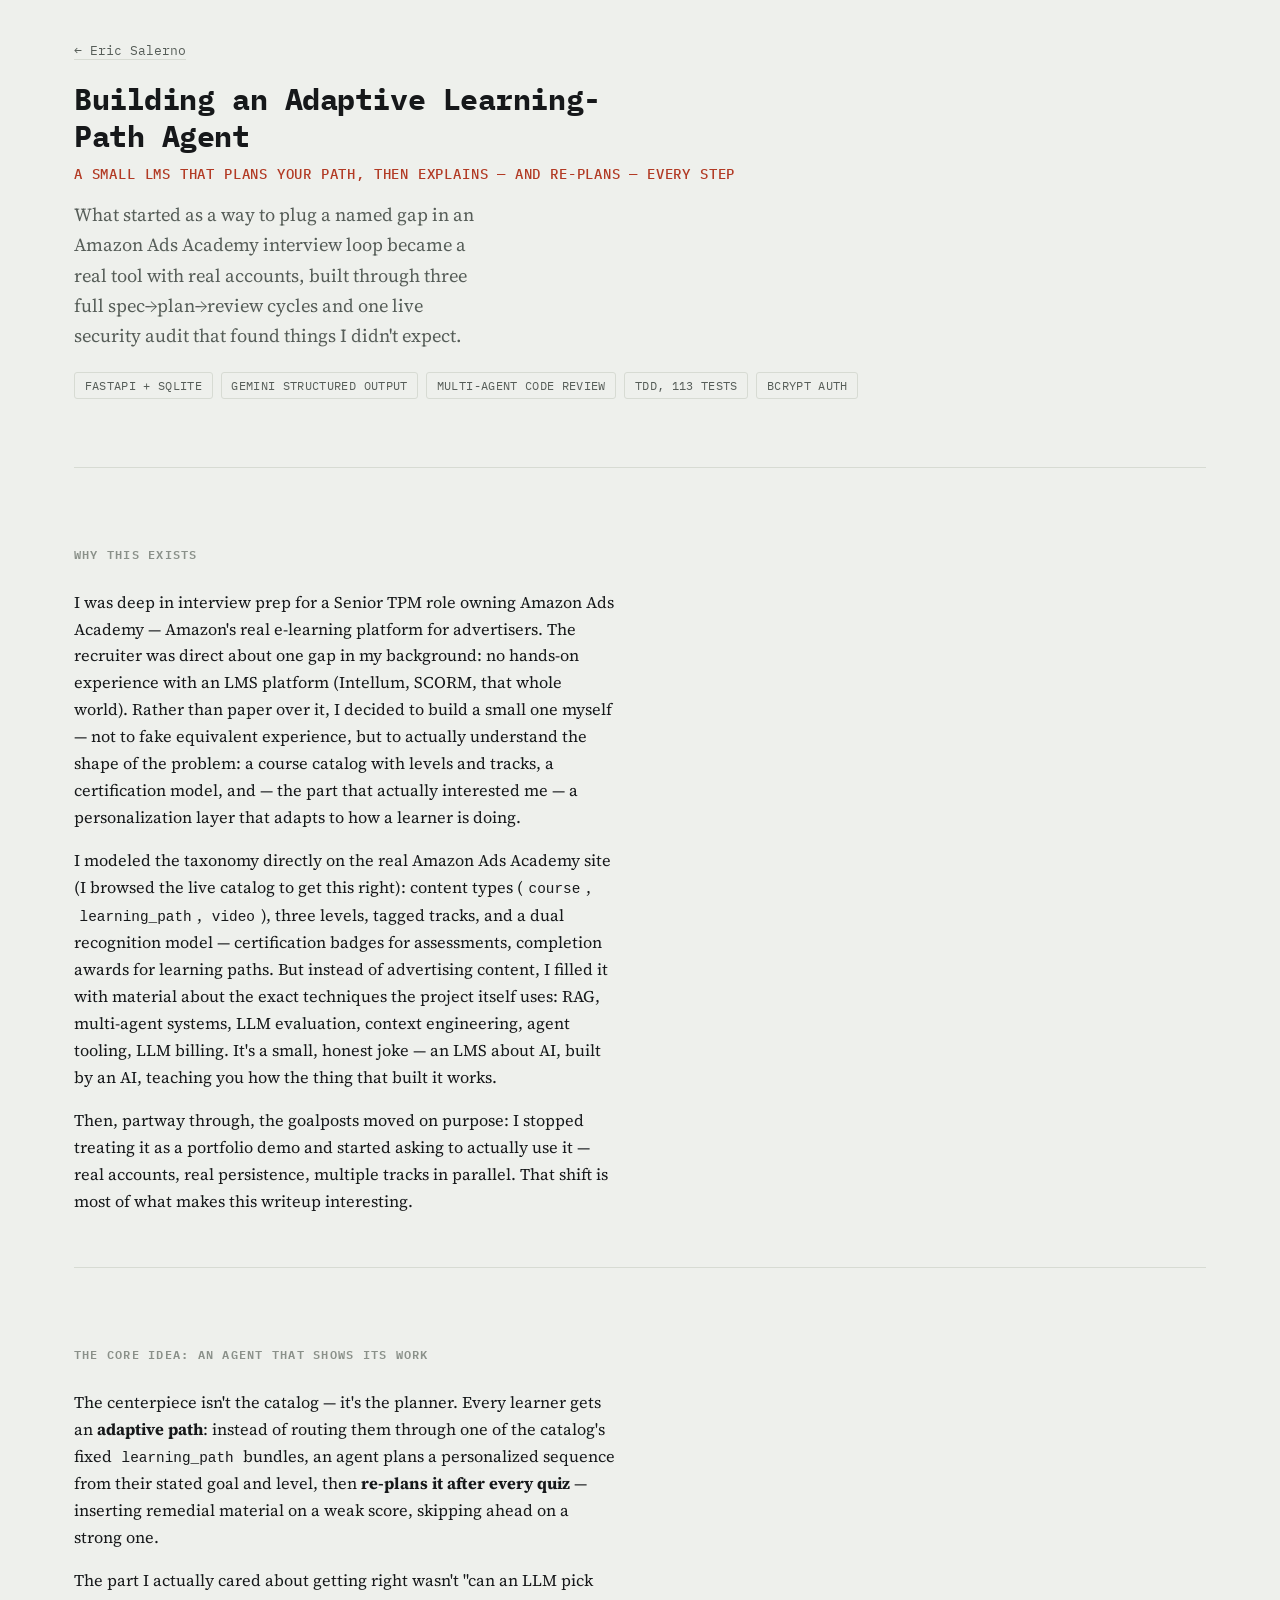
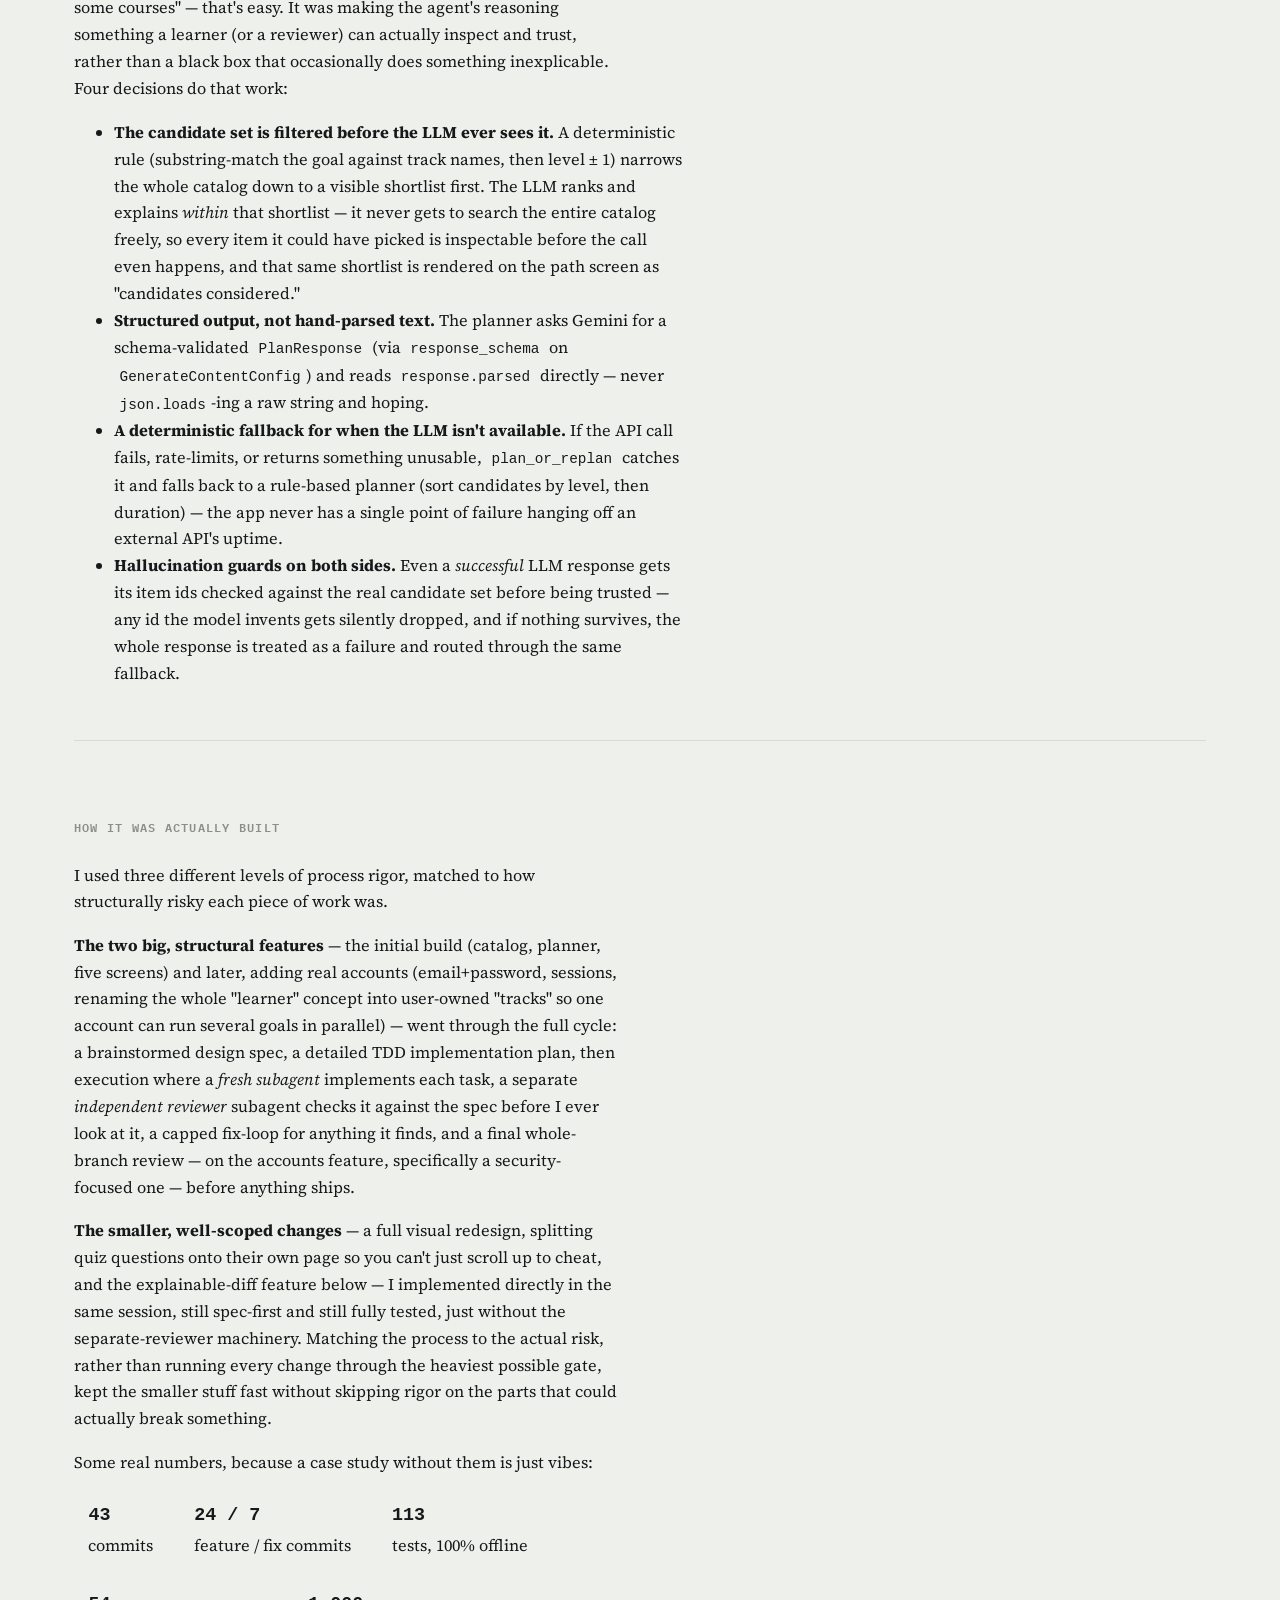
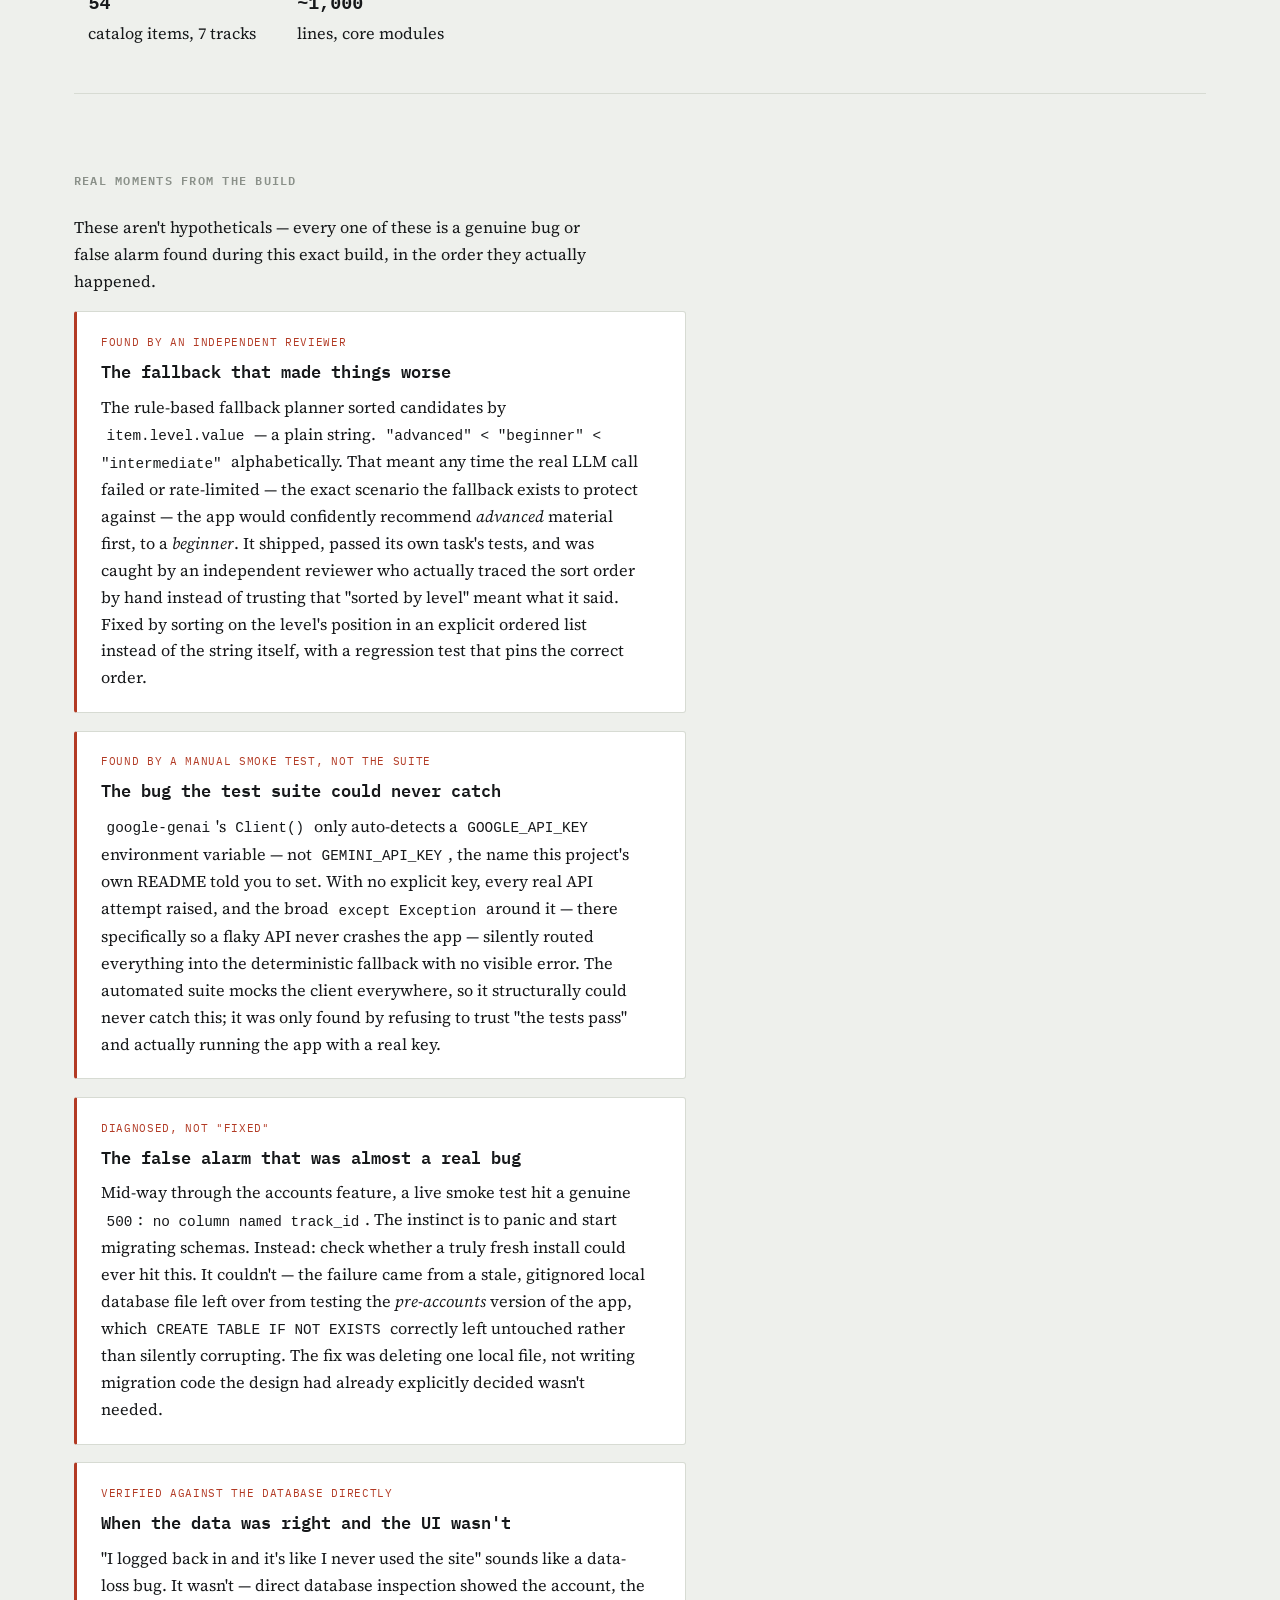
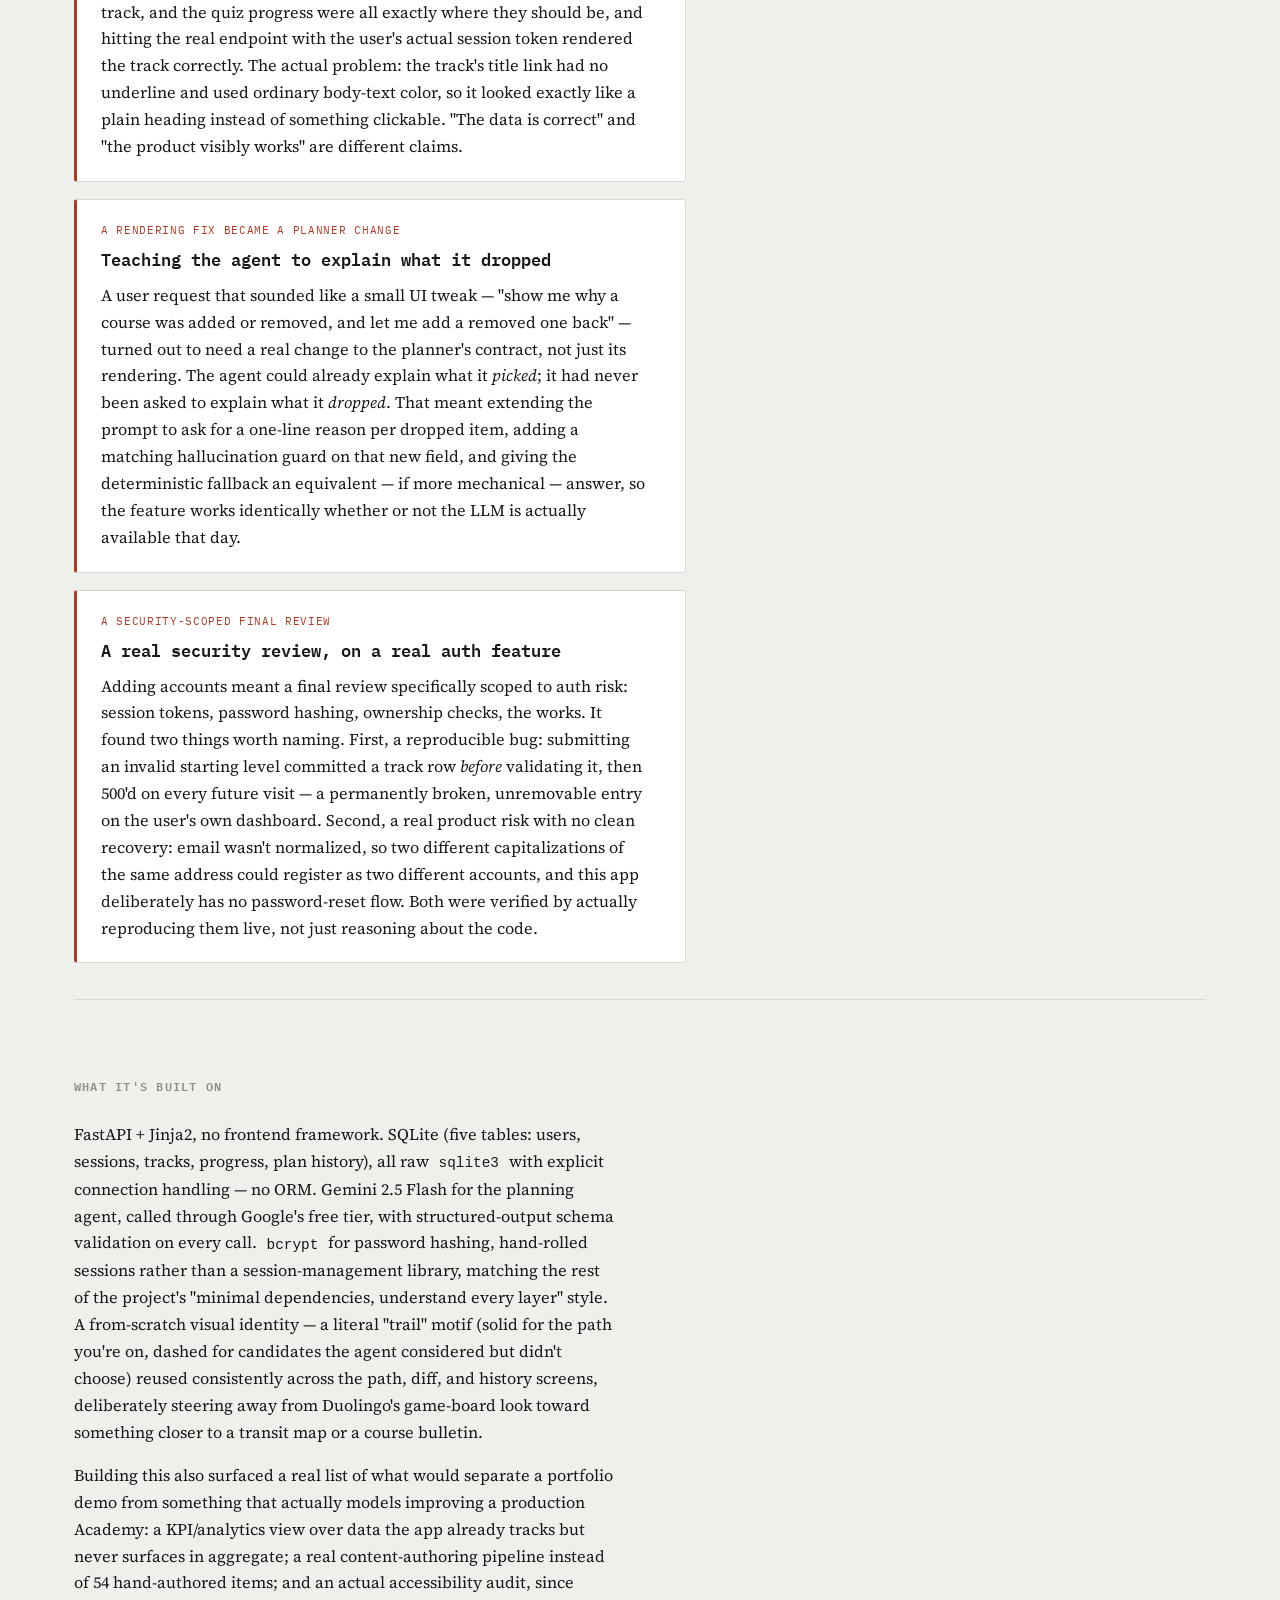
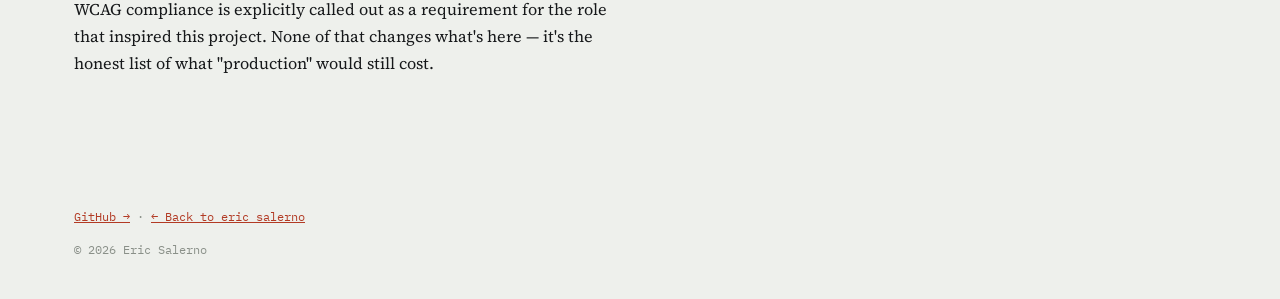
<file: learnpath-agent-writeup.html>
<!doctype html>
<html lang="en">
<head>
<meta charset="UTF-8">
<meta name="viewport" content="width=device-width, initial-scale=1.0">
<title>Building an Adaptive Learning-Path Agent — Eric Salerno</title>
<meta name="description" content="Case study: an adaptive learning-path agent built and reviewed in the open — candidate-set transparency, structured output, deterministic fallbacks, and the real bugs found along the way.">
<link rel="icon" href="favicon.svg" type="image/svg+xml">
<meta property="og:type" content="article">
<meta property="og:title" content="Building an Adaptive Learning-Path Agent">
<meta property="og:description" content="Case study: an adaptive learning-path agent built and reviewed in the open — candidate-set transparency, structured output, deterministic fallbacks, and the real bugs found along the way.">
<meta property="og:url" content="https://ericthebigsal.github.io/learnpath-agent-writeup.html">
<meta name="twitter:card" content="summary">
<link rel="preconnect" href="https://fonts.googleapis.com">
<link rel="preconnect" href="https://fonts.gstatic.com" crossorigin>
<link href="https://fonts.googleapis.com/css2?family=IBM+Plex+Mono:wght@400;500;600;700&family=Source+Serif+4:ital,opsz,wght@0,8..60,400;0,8..60,600;1,8..60,400&display=swap" rel="stylesheet">
<link rel="stylesheet" href="styles.css">
<style>
  /* Scoped code styling — styles.css has no pre/code rules of its own. */
  code {
    font-family: ui-monospace, SFMono-Regular, "SF Mono", Menlo, Consolas, monospace;
    font-size: 0.88em;
    background: var(--color-surface);
    border: 1px solid var(--color-border);
    border-radius: 4px;
    padding: 0.1rem 0.35rem;
  }
  .stat-row {
    display: flex;
    flex-wrap: wrap;
    gap: 0.75rem;
    margin: 1rem 0 0;
    padding: 0;
    list-style: none;
  }
  .stat-row li {
    background: var(--color-surface);
    border: 1px solid var(--color-border);
    border-radius: 8px;
    padding: 0.6rem 0.9rem;
    font-size: 0.88rem;
    color: var(--color-muted);
  }
  .stat-row strong {
    display: block;
    font-size: 1.15rem;
    color: var(--color-text);
    font-family: ui-monospace, SFMono-Regular, "SF Mono", Menlo, Consolas, monospace;
  }
</style>
</head>
<body class="case-study">
<header class="site-header">
  <p class="breadcrumb"><a href="index.html">&larr; Eric Salerno</a></p>
  <h1>Building an Adaptive Learning-Path Agent</h1>
  <p class="headline">A small LMS that plans your path, then explains — and re-plans — every step</p>
  <p class="tagline">What started as a way to plug a named gap in an Amazon Ads Academy interview loop became a real tool with real accounts, built through three full spec&rarr;plan&rarr;review cycles and one live security audit that found things I didn't expect.</p>
  <ul class="case-tags">
    <li>FastAPI + SQLite</li>
    <li>Gemini structured output</li>
    <li>Multi-agent code review</li>
    <li>TDD, 113 tests</li>
    <li>bcrypt auth</li>
  </ul>
</header>

<main>
  <section id="why" aria-labelledby="why-heading">
    <h2 id="why-heading">Why this exists</h2>
    <p>I was deep in interview prep for a Senior TPM role owning Amazon Ads Academy — Amazon's real e-learning platform for advertisers. The recruiter was direct about one gap in my background: no hands-on experience with an LMS platform (Intellum, SCORM, that whole world). Rather than paper over it, I decided to build a small one myself — not to fake equivalent experience, but to actually understand the shape of the problem: a course catalog with levels and tracks, a certification model, and — the part that actually interested me — a personalization layer that adapts to how a learner is doing.</p>
    <p>I modeled the taxonomy directly on the real Amazon Ads Academy site (I browsed the live catalog to get this right): content types (<code>course</code>, <code>learning_path</code>, <code>video</code>), three levels, tagged tracks, and a dual recognition model — certification badges for assessments, completion awards for learning paths. But instead of advertising content, I filled it with material about the exact techniques the project itself uses: RAG, multi-agent systems, LLM evaluation, context engineering, agent tooling, LLM billing. It's a small, honest joke — an LMS about AI, built by an AI, teaching you how the thing that built it works.</p>
    <p>Then, partway through, the goalposts moved on purpose: I stopped treating it as a portfolio demo and started asking to actually use it — real accounts, real persistence, multiple tracks in parallel. That shift is most of what makes this writeup interesting.</p>
  </section>

  <section id="core-idea" aria-labelledby="core-idea-heading">
    <h2 id="core-idea-heading">The core idea: an agent that shows its work</h2>
    <p>The centerpiece isn't the catalog — it's the planner. Every learner gets an <strong>adaptive path</strong>: instead of routing them through one of the catalog's fixed <code>learning_path</code> bundles, an agent plans a personalized sequence from their stated goal and level, then <strong>re-plans it after every quiz</strong> — inserting remedial material on a weak score, skipping ahead on a strong one.</p>
    <p>The part I actually cared about getting right wasn't "can an LLM pick some courses" — that's easy. It was making the agent's reasoning something a learner (or a reviewer) can actually inspect and trust, rather than a black box that occasionally does something inexplicable. Four decisions do that work:</p>
    <ul>
      <li><strong>The candidate set is filtered before the LLM ever sees it.</strong> A deterministic rule (substring-match the goal against track names, then level &plusmn; 1) narrows the whole catalog down to a visible shortlist first. The LLM ranks and explains <em>within</em> that shortlist — it never gets to search the entire catalog freely, so every item it could have picked is inspectable before the call even happens, and that same shortlist is rendered on the path screen as "candidates considered."</li>
      <li><strong>Structured output, not hand-parsed text.</strong> The planner asks Gemini for a schema-validated <code>PlanResponse</code> (via <code>response_schema</code> on <code>GenerateContentConfig</code>) and reads <code>response.parsed</code> directly — never <code>json.loads</code>-ing a raw string and hoping.</li>
      <li><strong>A deterministic fallback for when the LLM isn't available.</strong> If the API call fails, rate-limits, or returns something unusable, <code>plan_or_replan</code> catches it and falls back to a rule-based planner (sort candidates by level, then duration) — the app never has a single point of failure hanging off an external API's uptime.</li>
      <li><strong>Hallucination guards on both sides.</strong> Even a <em>successful</em> LLM response gets its item ids checked against the real candidate set before being trusted — any id the model invents gets silently dropped, and if nothing survives, the whole response is treated as a failure and routed through the same fallback.</li>
    </ul>
  </section>

  <section id="process" aria-labelledby="process-heading">
    <h2 id="process-heading">How it was actually built</h2>
    <p>I used three different levels of process rigor, matched to how structurally risky each piece of work was.</p>
    <p><strong>The two big, structural features</strong> — the initial build (catalog, planner, five screens) and later, adding real accounts (email+password, sessions, renaming the whole "learner" concept into user-owned "tracks" so one account can run several goals in parallel) — went through the full cycle: a brainstormed design spec, a detailed TDD implementation plan, then execution where a <em>fresh subagent</em> implements each task, a separate <em>independent reviewer</em> subagent checks it against the spec before I ever look at it, a capped fix-loop for anything it finds, and a final whole-branch review — on the accounts feature, specifically a security-focused one — before anything ships.</p>
    <p><strong>The smaller, well-scoped changes</strong> — a full visual redesign, splitting quiz questions onto their own page so you can't just scroll up to cheat, and the explainable-diff feature below — I implemented directly in the same session, still spec-first and still fully tested, just without the separate-reviewer machinery. Matching the process to the actual risk, rather than running every change through the heaviest possible gate, kept the smaller stuff fast without skipping rigor on the parts that could actually break something.</p>
    <p>Some real numbers, because a case study without them is just vibes:</p>
    <ul class="stat-row">
      <li><strong>43</strong>commits</li>
      <li><strong>24 / 7</strong>feature / fix commits</li>
      <li><strong>113</strong>tests, 100% offline</li>
      <li><strong>54</strong>catalog items, 7 tracks</li>
      <li><strong>~1,000</strong>lines, core modules</li>
    </ul>
  </section>

  <section id="moments" aria-labelledby="moments-heading">
    <h2 id="moments-heading">Real moments from the build</h2>
    <p>These aren't hypotheticals — every one of these is a genuine bug or false alarm found during this exact build, in the order they actually happened.</p>

    <div class="moment">
      <span class="beat">Found by an independent reviewer</span>
      <h3>The fallback that made things worse</h3>
      <p>The rule-based fallback planner sorted candidates by <code>item.level.value</code> — a plain string. <code>"advanced" &lt; "beginner" &lt; "intermediate"</code> alphabetically. That meant any time the real LLM call failed or rate-limited — the exact scenario the fallback exists to protect against — the app would confidently recommend <em>advanced</em> material first, to a <em>beginner</em>. It shipped, passed its own task's tests, and was caught by an independent reviewer who actually traced the sort order by hand instead of trusting that "sorted by level" meant what it said. Fixed by sorting on the level's position in an explicit ordered list instead of the string itself, with a regression test that pins the correct order.</p>
    </div>

    <div class="moment">
      <span class="beat">Found by a manual smoke test, not the suite</span>
      <h3>The bug the test suite could never catch</h3>
      <p><code>google-genai</code>'s <code>Client()</code> only auto-detects a <code>GOOGLE_API_KEY</code> environment variable — not <code>GEMINI_API_KEY</code>, the name this project's own README told you to set. With no explicit key, every real API attempt raised, and the broad <code>except Exception</code> around it — there specifically so a flaky API never crashes the app — silently routed everything into the deterministic fallback with no visible error. The automated suite mocks the client everywhere, so it structurally could never catch this; it was only found by refusing to trust "the tests pass" and actually running the app with a real key.</p>
    </div>

    <div class="moment">
      <span class="beat">Diagnosed, not "fixed"</span>
      <h3>The false alarm that was almost a real bug</h3>
      <p>Mid-way through the accounts feature, a live smoke test hit a genuine <code>500</code>: <code>no column named track_id</code>. The instinct is to panic and start migrating schemas. Instead: check whether a truly fresh install could ever hit this. It couldn't — the failure came from a stale, gitignored local database file left over from testing the <em>pre-accounts</em> version of the app, which <code>CREATE TABLE IF NOT EXISTS</code> correctly left untouched rather than silently corrupting. The fix was deleting one local file, not writing migration code the design had already explicitly decided wasn't needed.</p>
    </div>

    <div class="moment">
      <span class="beat">Verified against the database directly</span>
      <h3>When the data was right and the UI wasn't</h3>
      <p>"I logged back in and it's like I never used the site" sounds like a data-loss bug. It wasn't — direct database inspection showed the account, the track, and the quiz progress were all exactly where they should be, and hitting the real endpoint with the user's actual session token rendered the track correctly. The actual problem: the track's title link had no underline and used ordinary body-text color, so it looked exactly like a plain heading instead of something clickable. "The data is correct" and "the product visibly works" are different claims.</p>
    </div>

    <div class="moment">
      <span class="beat">A rendering fix became a planner change</span>
      <h3>Teaching the agent to explain what it dropped</h3>
      <p>A user request that sounded like a small UI tweak — "show me why a course was added or removed, and let me add a removed one back" — turned out to need a real change to the planner's contract, not just its rendering. The agent could already explain what it <em>picked</em>; it had never been asked to explain what it <em>dropped</em>. That meant extending the prompt to ask for a one-line reason per dropped item, adding a matching hallucination guard on that new field, and giving the deterministic fallback an equivalent — if more mechanical — answer, so the feature works identically whether or not the LLM is actually available that day.</p>
    </div>

    <div class="moment">
      <span class="beat">A security-scoped final review</span>
      <h3>A real security review, on a real auth feature</h3>
      <p>Adding accounts meant a final review specifically scoped to auth risk: session tokens, password hashing, ownership checks, the works. It found two things worth naming. First, a reproducible bug: submitting an invalid starting level committed a track row <em>before</em> validating it, then 500'd on every future visit — a permanently broken, unremovable entry on the user's own dashboard. Second, a real product risk with no clean recovery: email wasn't normalized, so two different capitalizations of the same address could register as two different accounts, and this app deliberately has no password-reset flow. Both were verified by actually reproducing them live, not just reasoning about the code.</p>
    </div>
  </section>

  <section id="stack" aria-labelledby="stack-heading">
    <h2 id="stack-heading">What it's built on</h2>
    <p>FastAPI + Jinja2, no frontend framework. SQLite (five tables: users, sessions, tracks, progress, plan history), all raw <code>sqlite3</code> with explicit connection handling — no ORM. Gemini 2.5 Flash for the planning agent, called through Google's free tier, with structured-output schema validation on every call. <code>bcrypt</code> for password hashing, hand-rolled sessions rather than a session-management library, matching the rest of the project's "minimal dependencies, understand every layer" style. A from-scratch visual identity — a literal "trail" motif (solid for the path you're on, dashed for candidates the agent considered but didn't choose) reused consistently across the path, diff, and history screens, deliberately steering away from Duolingo's game-board look toward something closer to a transit map or a course bulletin.</p>
    <p>Building this also surfaced a real list of what would separate a portfolio demo from something that actually models improving a production Academy: a KPI/analytics view over data the app already tracks but never surfaces in aggregate; a real content-authoring pipeline instead of 54 hand-authored items; and an actual accessibility audit, since WCAG compliance is explicitly called out as a requirement for the role that inspired this project. None of that changes what's here — it's the honest list of what "production" would still cost.</p>
  </section>
</main>

<footer class="site-footer">
  <p><a href="https://github.com/ericthebigsal/learnpath-agent">GitHub &rarr;</a> &middot; <a href="index.html">&larr; Back to eric salerno</a></p>
  <p>&copy; 2026 Eric Salerno</p>
</footer>
</body>
</html>
</file>
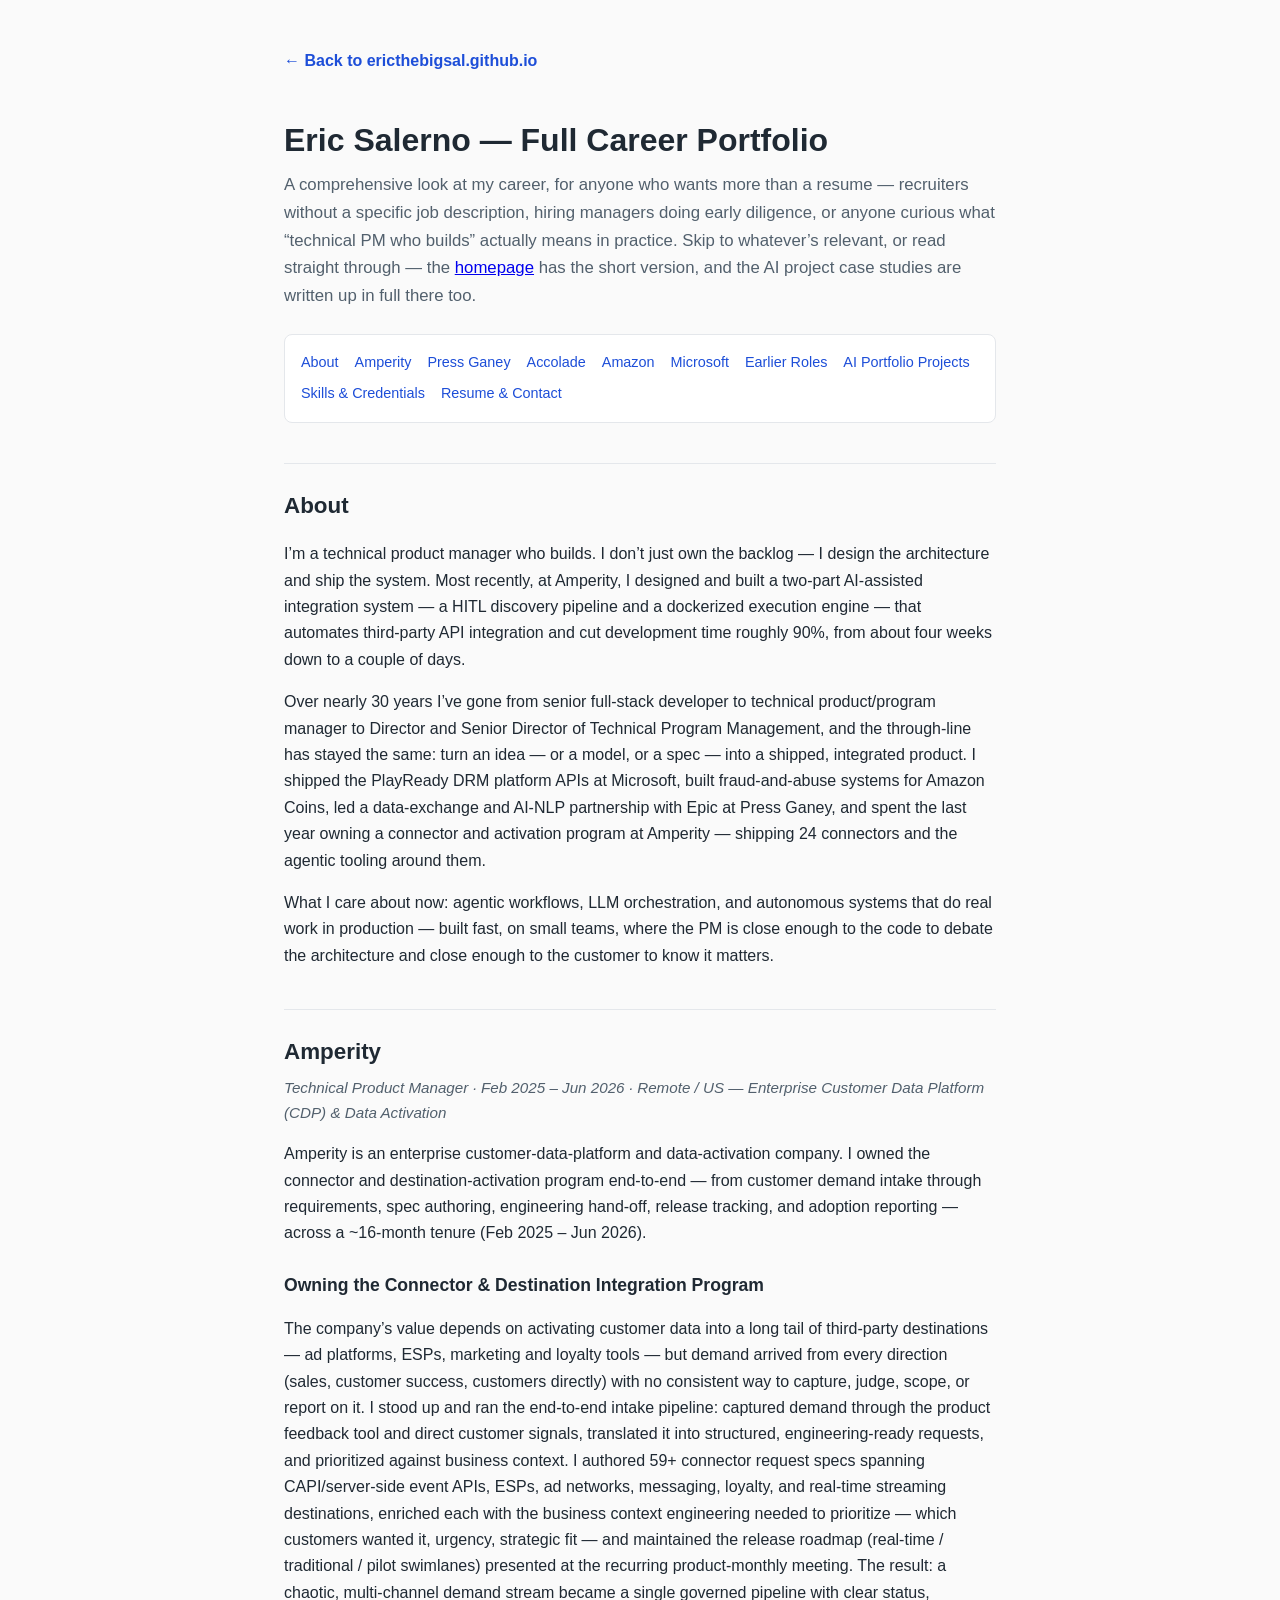
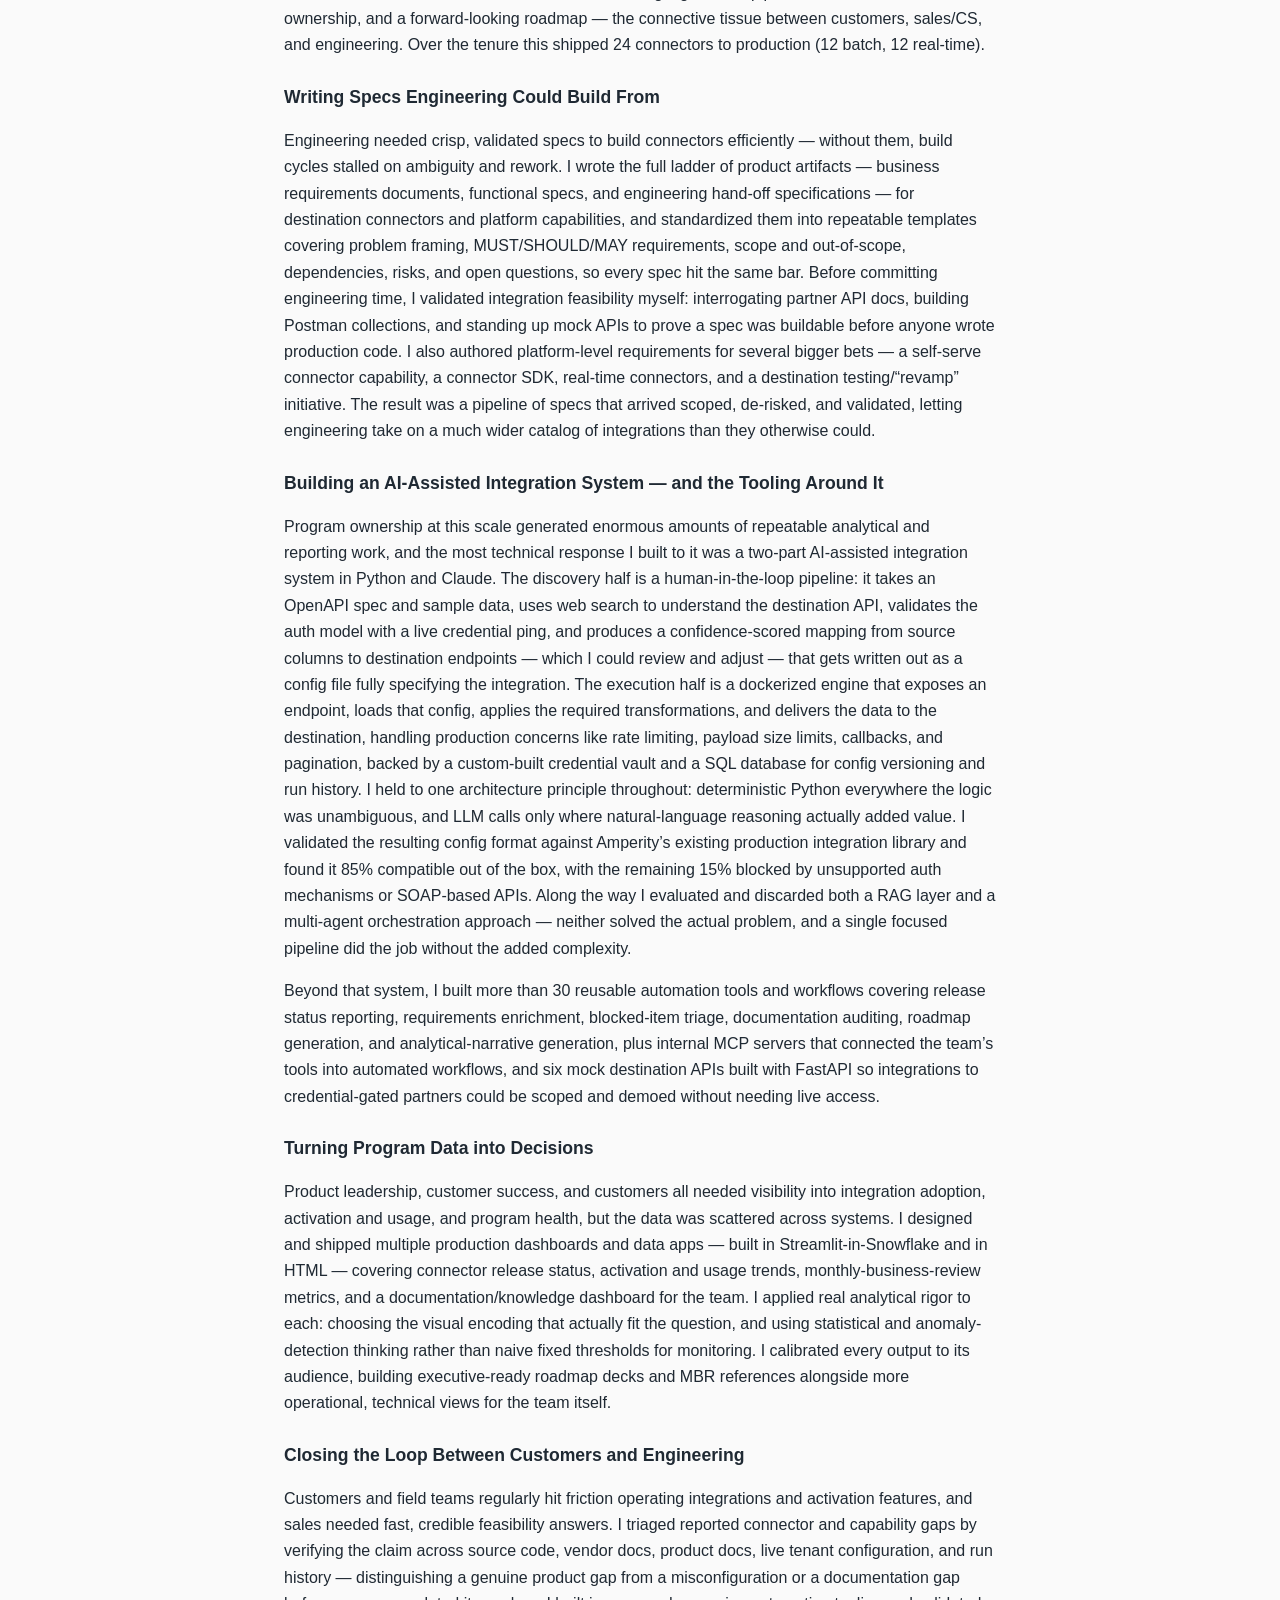
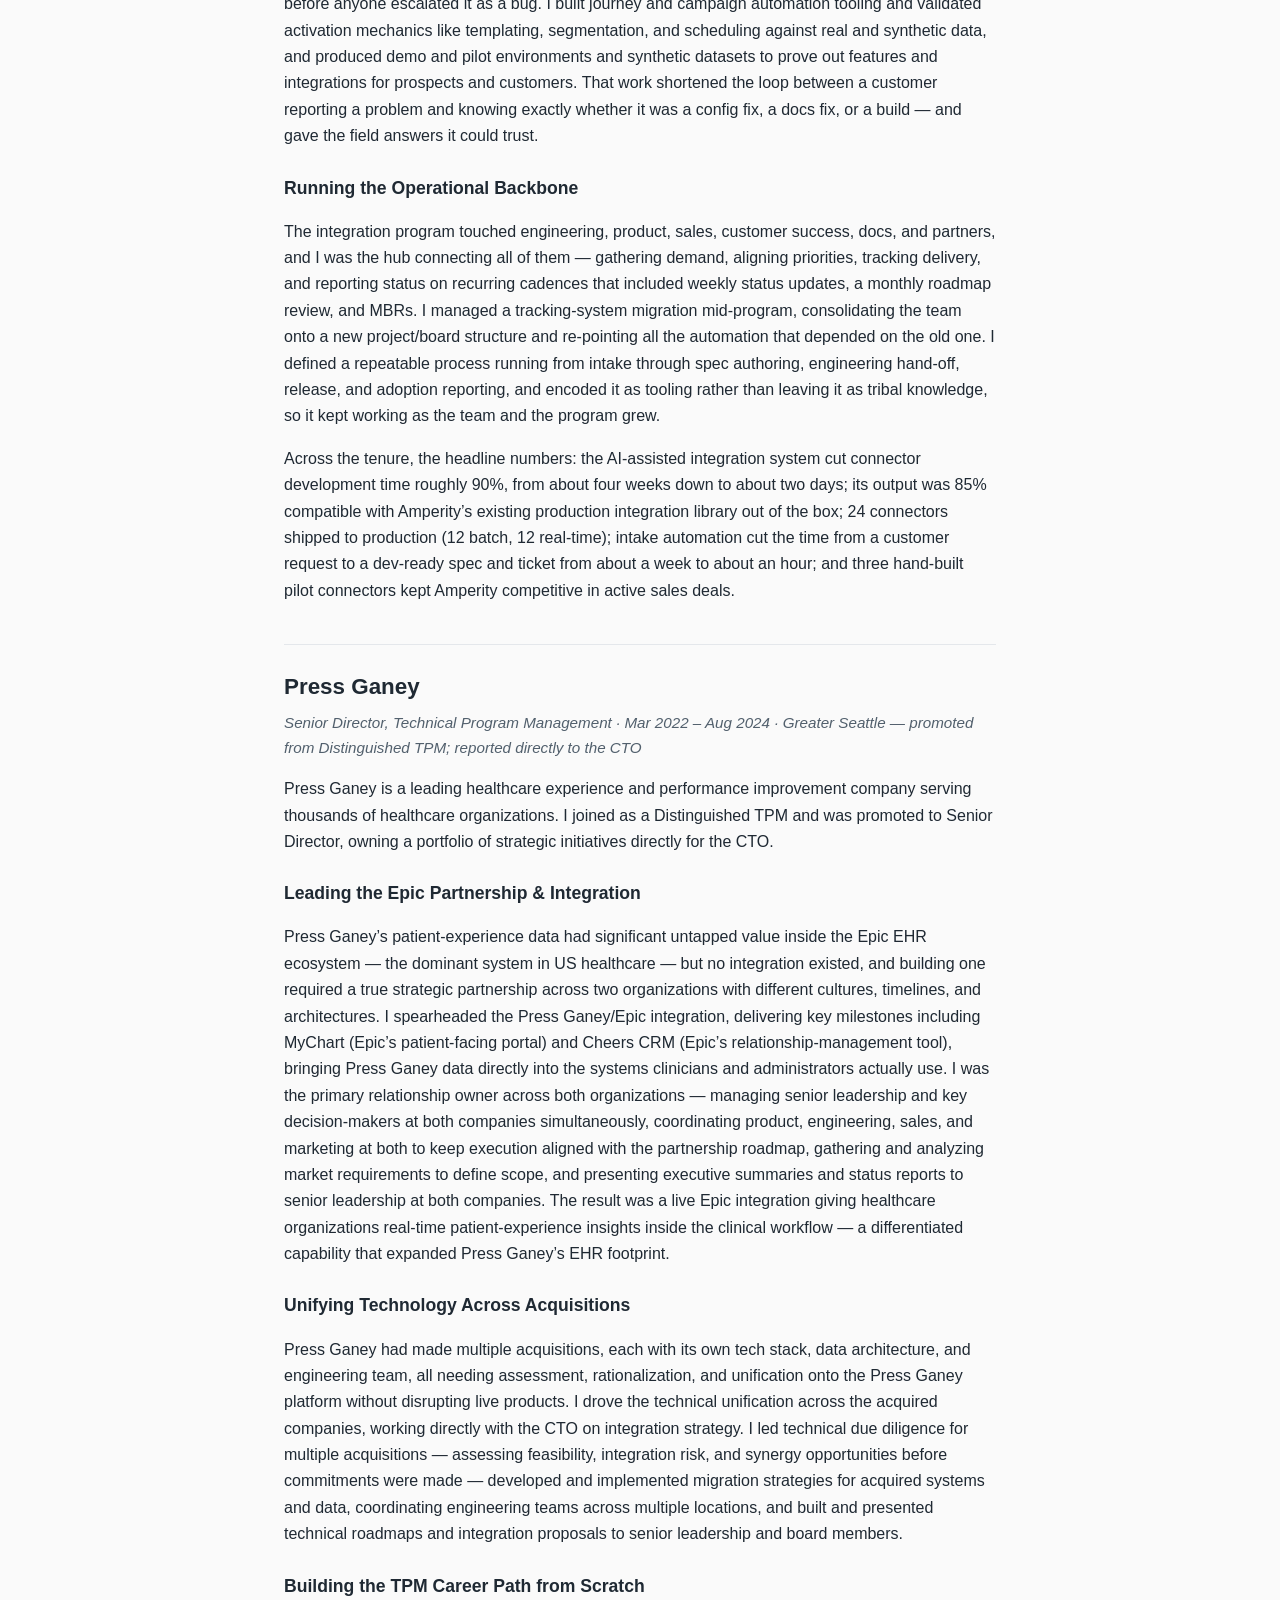
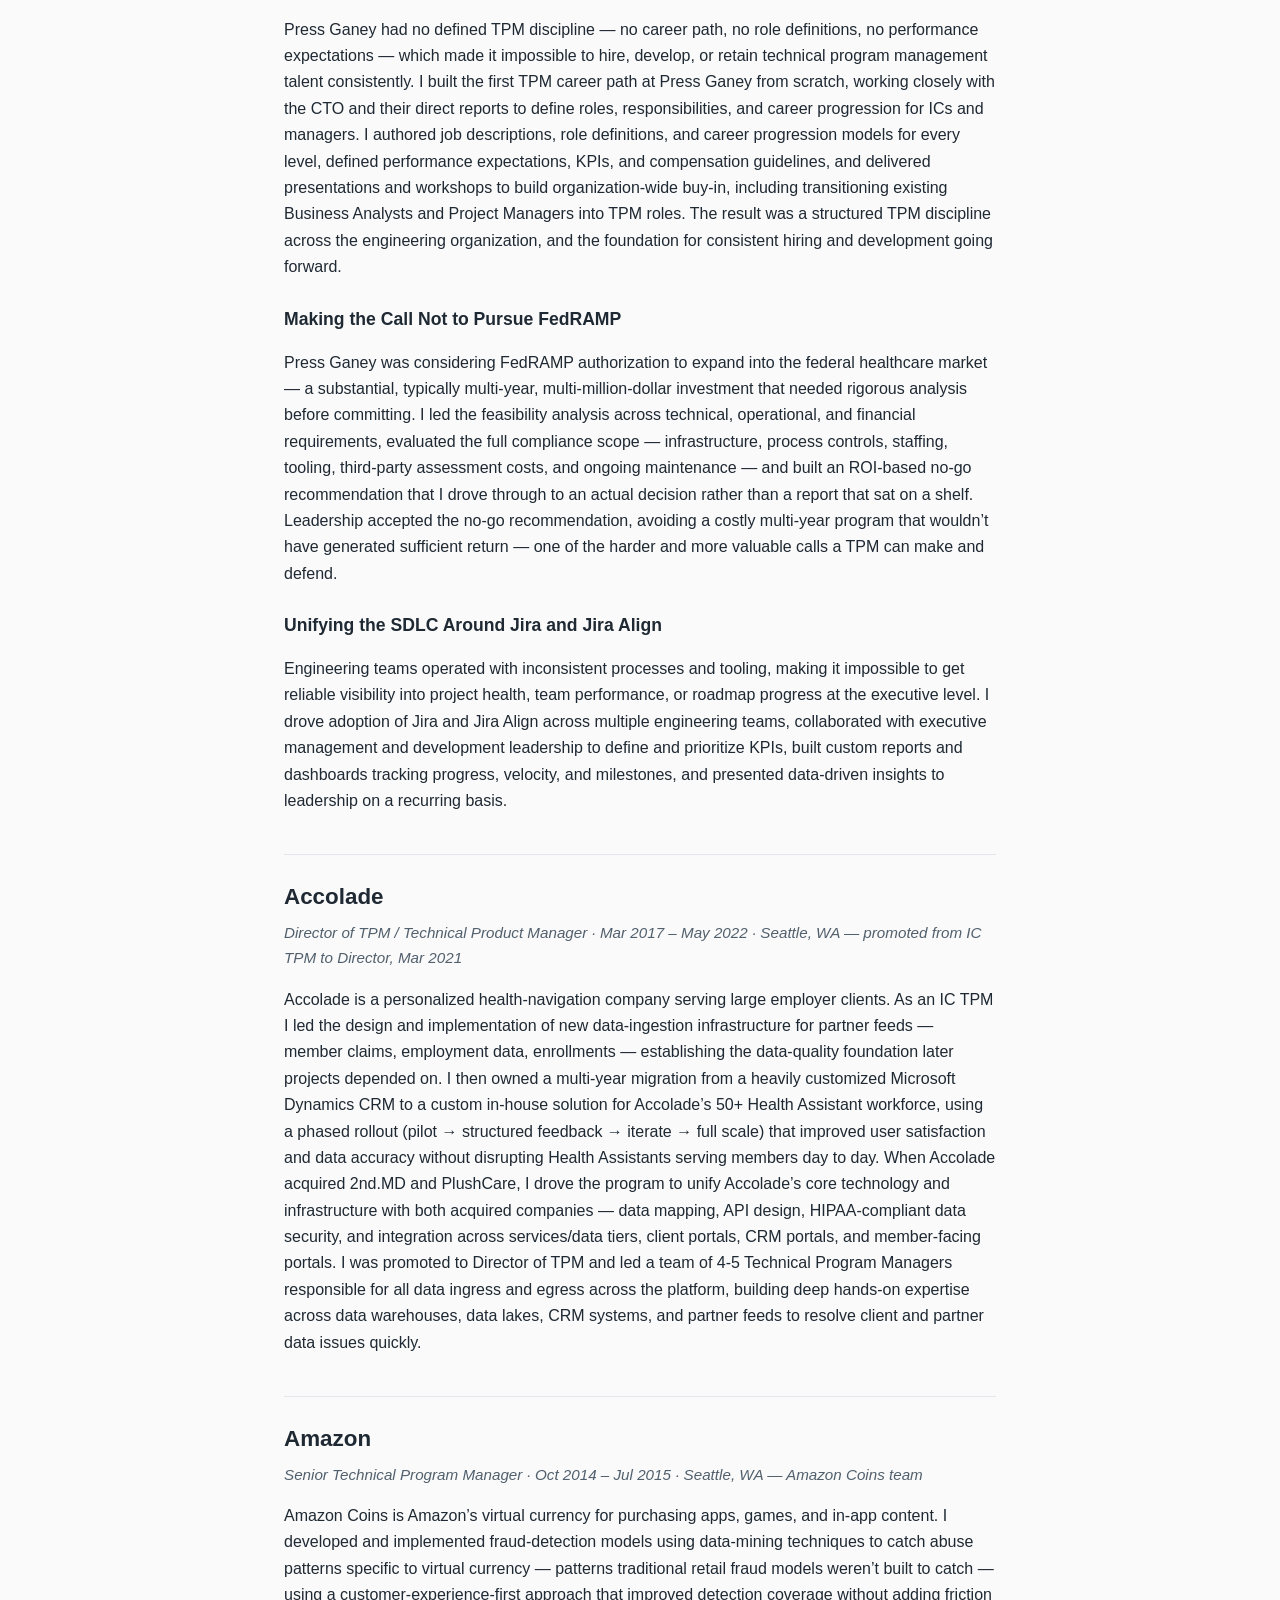
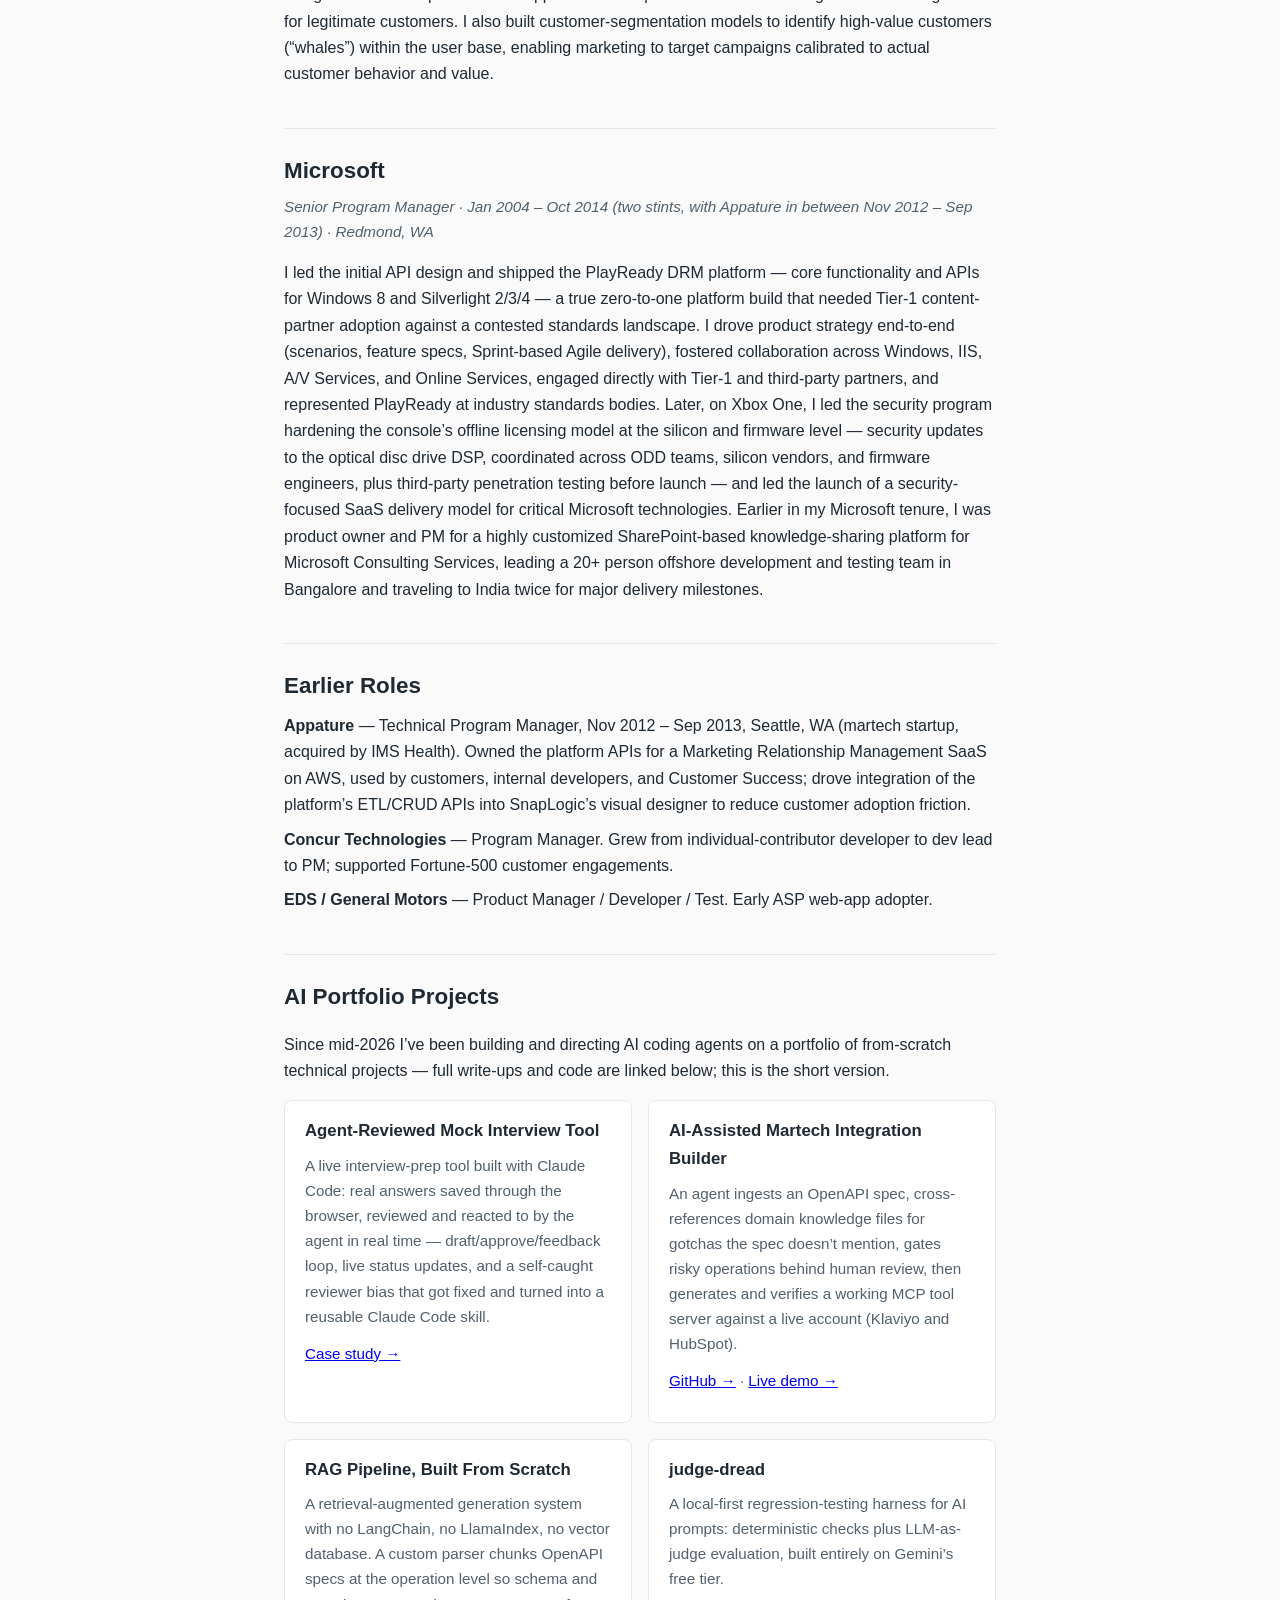
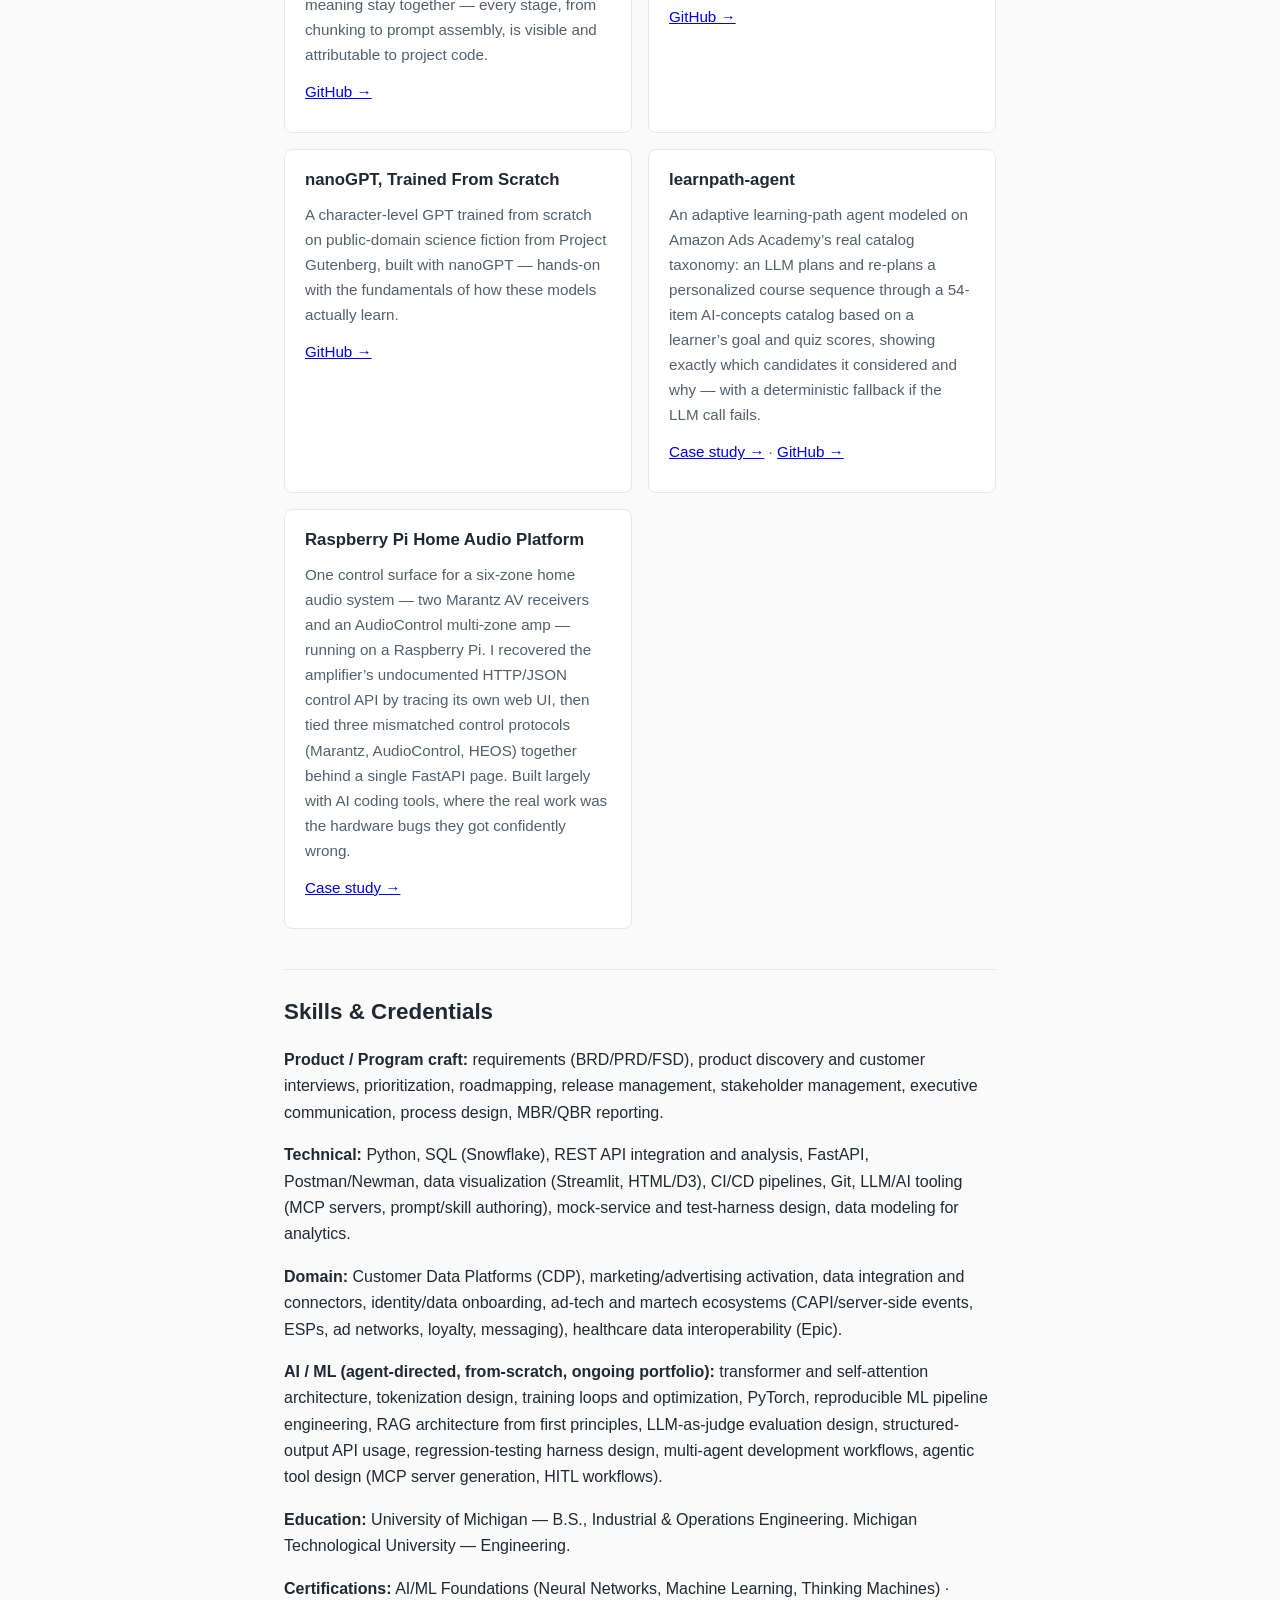
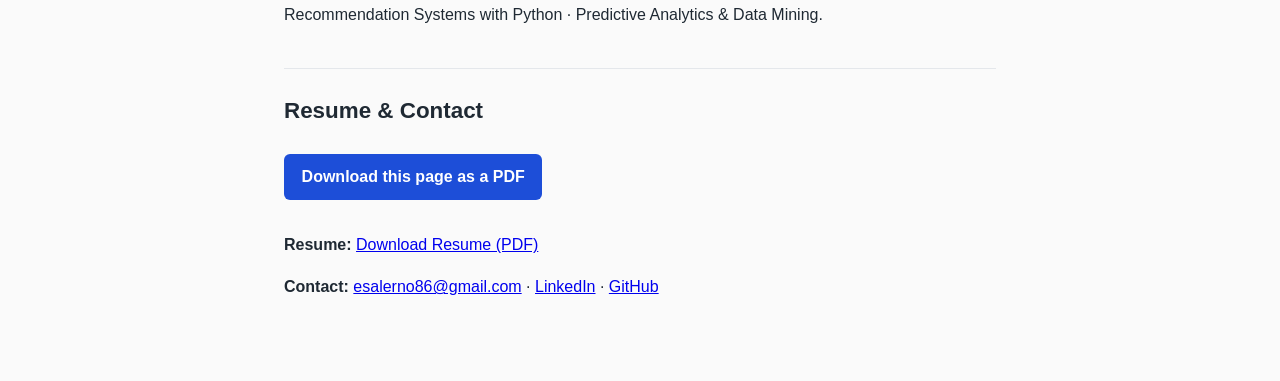
<file: portfolio.html>
<!DOCTYPE html>
<html xmlns="http://www.w3.org/1999/xhtml" lang="en" xml:lang="en">
<head>
  <meta charset="utf-8" />
  <meta name="generator" content="pandoc 3.10" />
  <meta name="viewport" content="width=device-width, initial-scale=1.0, user-scalable=yes" />
  <title>Eric Salerno - Full Career Portfolio</title>
  <style>

span.smallcaps{font-variant: small-caps;}
div.columns{display: flex; gap: 1.5em;}
div.column{flex: auto;}
@media screen {
div.columns{gap: min(4vw, 1.5em);}
div.column{overflow-x: auto;}
}
div.hanging-indent{margin-left: 1.5em; text-indent: -1.5em;}

ul.task-list[class]{list-style: none;}
ul.task-list li input[type="checkbox"] {
font-size: inherit;
width: 0.8em;
margin: 0 0.8em 0.2em -1.6em;
vertical-align: middle;
}
.display.math{display: block; text-align: center; margin: 0.5rem auto;}
</style>
  <style type="text/css">:root {
--max-width: 760px;
--color-bg: #fafafa;
--color-surface: #ffffff;
--color-text: #1f2933;
--color-muted: #52606d;
--color-border: #e4e7eb;
--color-accent: #1d4ed8;
--font-sans: -apple-system, BlinkMacSystemFont, "Segoe UI", Roboto, Helvetica, Arial, sans-serif;
}
* {
box-sizing: border-box;
}
body {
margin: 0;
font-family: var(--font-sans);
background: var(--color-bg);
color: var(--color-text);
line-height: 1.65;
max-width: var(--max-width);
padding: 2rem 1.5rem 4rem;
margin: 0 auto;
}
#title-block-header {
display: none;
}
.back-link {
display: inline-block;
margin-bottom: 1.5rem;
color: var(--color-accent);
text-decoration: none;
font-weight: 600;
}
.back-link:hover {
text-decoration: underline;
}
h1 {
font-size: 2rem;
margin: 0 0 0.25rem;
}
h1 + p {
color: var(--color-muted);
font-size: 1.05rem;
margin: 0 0 1.5rem;
}
.jump-nav {
display: flex;
flex-wrap: wrap;
gap: 0.5rem 1rem;
padding: 1rem;
margin: 0 0 2rem;
background: var(--color-surface);
border: 1px solid var(--color-border);
border-radius: 8px;
font-size: 0.9rem;
}
.jump-nav a {
color: var(--color-accent);
text-decoration: none;
}
.jump-nav a:hover {
text-decoration: underline;
}
h2 {
font-size: 1.4rem;
margin: 2.5rem 0 0.25rem;
padding-top: 1.5rem;
border-top: 1px solid var(--color-border);
}
.role-meta {
color: var(--color-muted);
font-style: italic;
margin: 0 0 1rem;
font-size: 0.95rem;
}
.role-section h3 {
font-size: 1.1rem;
margin: 1.5rem 0 0.5rem;
}
.role-compact p {
margin: 0 0 1rem;
}
.role-oneline {
margin: 0.5rem 0;
}
.role-oneline strong {
color: var(--color-text);
}
.project-summary-grid {
display: grid;
grid-template-columns: repeat(auto-fit, minmax(260px, 1fr));
gap: 1rem;
margin: 1rem 0;
}
.project-summary-card {
background: var(--color-surface);
border: 1px solid var(--color-border);
border-radius: 8px;
padding: 1rem 1.25rem;
}
.project-summary-card h3 {
margin: 0 0 0.5rem;
font-size: 1.05rem;
}
.project-summary-card p {
margin: 0 0 0.75rem;
font-size: 0.95rem;
color: var(--color-muted);
}
.pdf-download {
display: inline-block;
margin: 0.5rem 0 1rem;
padding: 0.6rem 1.1rem;
background: var(--color-accent);
color: #fff;
text-decoration: none;
border-radius: 6px;
font-weight: 600;
}
.pdf-download:hover {
opacity: 0.9;
}
@media print {
.jump-nav,
.back-link,
.pdf-download {
display: none;
}
.role-oneline,
.project-summary-card,
.role-meta {
page-break-inside: avoid;
}
h2,
h3 {
page-break-after: avoid;
}
a {
color: inherit;
text-decoration: underline;
}
}
</style>
  <meta name="description" content="The full career story behind the resume — Amperity, Press Ganey, Microsoft, Amazon, Accolade, and independent AI portfolio work.">
  <link href="[data-uri]" rel="icon" type="image/svg+xml">
  <meta property="og:type" content="website">
  <meta property="og:title" content="Eric Salerno — Full Career Portfolio">
  <meta property="og:description" content="The full career story behind the resume — Amperity, Press Ganey, Microsoft, Amazon, Accolade, and independent AI portfolio work.">
  <meta property="og:url" content="https://ericthebigsal.github.io/portfolio.html">
  <meta name="twitter:card" content="summary">
  <meta name="twitter:title" content="Eric Salerno — Full Career Portfolio">
  <meta name="twitter:description" content="The full career story behind the resume — Amperity, Press Ganey, Microsoft, Amazon, Accolade, and independent AI portfolio work.">
</head>
<body>
<header id="title-block-header">
<h1 class="title">Eric Salerno - Full Career Portfolio</h1>
</header>
<p><a href="index.html" class="back-link">← Back to
ericthebigsal.github.io</a></p>
<h1 id="eric-salerno-full-career-portfolio">Eric Salerno — Full Career
Portfolio</h1>
<p>A comprehensive look at my career, for anyone who wants more than a
resume — recruiters without a specific job description, hiring managers
doing early diligence, or anyone curious what “technical PM who builds”
actually means in practice. Skip to whatever’s relevant, or read
straight through — the <a href="index.html">homepage</a> has the short
version, and the AI project case studies are written up in full there
too.</p>
<nav class="jump-nav" aria-label="Jump to section">
<a href="#about">About</a> <a href="#amperity">Amperity</a>
<a href="#press-ganey">Press Ganey</a> <a href="#accolade">Accolade</a>
<a href="#amazon">Amazon</a> <a href="#microsoft">Microsoft</a>
<a href="#earlier-roles">Earlier Roles</a> <a href="#ai-projects">AI
Portfolio Projects</a> <a href="#skills-credentials">Skills &amp;
Credentials</a> <a href="#resume-contact">Resume &amp; Contact</a>
</nav>
<h2 id="about">About</h2>
<p>I’m a technical product manager who builds. I don’t just own the
backlog — I design the architecture and ship the system. Most recently,
at Amperity, I designed and built a two-part AI-assisted integration
system — a HITL discovery pipeline and a dockerized execution engine —
that automates third-party API integration and cut development time
roughly 90%, from about four weeks down to a couple of days.</p>
<p>Over nearly 30 years I’ve gone from senior full-stack developer to
technical product/program manager to Director and Senior Director of
Technical Program Management, and the through-line has stayed the same:
turn an idea — or a model, or a spec — into a shipped, integrated
product. I shipped the PlayReady DRM platform APIs at Microsoft, built
fraud-and-abuse systems for Amazon Coins, led a data-exchange and AI-NLP
partnership with Epic at Press Ganey, and spent the last year owning a
connector and activation program at Amperity — shipping 24 connectors
and the agentic tooling around them.</p>
<p>What I care about now: agentic workflows, LLM orchestration, and
autonomous systems that do real work in production — built fast, on
small teams, where the PM is close enough to the code to debate the
architecture and close enough to the customer to know it matters.</p>
<section id="amperity" class="role-section" data-markdown="1">
<h2>Amperity</h2>
<p class="role-meta">
Technical Product Manager · Feb 2025 – Jun 2026 · Remote / US —
Enterprise Customer Data Platform (CDP) &amp; Data Activation
</p>
<p>Amperity is an enterprise customer-data-platform and data-activation
company. I owned the connector and destination-activation program
end-to-end — from customer demand intake through requirements, spec
authoring, engineering hand-off, release tracking, and adoption
reporting — across a ~16-month tenure (Feb 2025 – Jun 2026).</p>
<h3 id="owning-the-connector-destination-integration-program">Owning the
Connector &amp; Destination Integration Program</h3>
<p>The company’s value depends on activating customer data into a long
tail of third-party destinations — ad platforms, ESPs, marketing and
loyalty tools — but demand arrived from every direction (sales, customer
success, customers directly) with no consistent way to capture, judge,
scope, or report on it. I stood up and ran the end-to-end intake
pipeline: captured demand through the product feedback tool and direct
customer signals, translated it into structured, engineering-ready
requests, and prioritized against business context. I authored 59+
connector request specs spanning CAPI/server-side event APIs, ESPs, ad
networks, messaging, loyalty, and real-time streaming destinations,
enriched each with the business context engineering needed to prioritize
— which customers wanted it, urgency, strategic fit — and maintained the
release roadmap (real-time / traditional / pilot swimlanes) presented at
the recurring product-monthly meeting. The result: a chaotic,
multi-channel demand stream became a single governed pipeline with clear
status, ownership, and a forward-looking roadmap — the connective tissue
between customers, sales/CS, and engineering. Over the tenure this
shipped 24 connectors to production (12 batch, 12 real-time).</p>
<h3 id="writing-specs-engineering-could-build-from">Writing Specs
Engineering Could Build From</h3>
<p>Engineering needed crisp, validated specs to build connectors
efficiently — without them, build cycles stalled on ambiguity and
rework. I wrote the full ladder of product artifacts — business
requirements documents, functional specs, and engineering hand-off
specifications — for destination connectors and platform capabilities,
and standardized them into repeatable templates covering problem
framing, MUST/SHOULD/MAY requirements, scope and out-of-scope,
dependencies, risks, and open questions, so every spec hit the same bar.
Before committing engineering time, I validated integration feasibility
myself: interrogating partner API docs, building Postman collections,
and standing up mock APIs to prove a spec was buildable before anyone
wrote production code. I also authored platform-level requirements for
several bigger bets — a self-serve connector capability, a connector
SDK, real-time connectors, and a destination testing/“revamp”
initiative. The result was a pipeline of specs that arrived scoped,
de-risked, and validated, letting engineering take on a much wider
catalog of integrations than they otherwise could.</p>
<h3 id="building-an-ai-assisted-integration-system-and-the-tooling-around-it">Building
an AI-Assisted Integration System — and the Tooling Around It</h3>
<p>Program ownership at this scale generated enormous amounts of
repeatable analytical and reporting work, and the most technical
response I built to it was a two-part AI-assisted integration system in
Python and Claude. The discovery half is a human-in-the-loop pipeline:
it takes an OpenAPI spec and sample data, uses web search to understand
the destination API, validates the auth model with a live credential
ping, and produces a confidence-scored mapping from source columns to
destination endpoints — which I could review and adjust — that gets
written out as a config file fully specifying the integration. The
execution half is a dockerized engine that exposes an endpoint, loads
that config, applies the required transformations, and delivers the data
to the destination, handling production concerns like rate limiting,
payload size limits, callbacks, and pagination, backed by a custom-built
credential vault and a SQL database for config versioning and run
history. I held to one architecture principle throughout: deterministic
Python everywhere the logic was unambiguous, and LLM calls only where
natural-language reasoning actually added value. I validated the
resulting config format against Amperity’s existing production
integration library and found it 85% compatible out of the box, with the
remaining 15% blocked by unsupported auth mechanisms or SOAP-based APIs.
Along the way I evaluated and discarded both a RAG layer and a
multi-agent orchestration approach — neither solved the actual problem,
and a single focused pipeline did the job without the added
complexity.</p>
<p>Beyond that system, I built more than 30 reusable automation tools
and workflows covering release status reporting, requirements
enrichment, blocked-item triage, documentation auditing, roadmap
generation, and analytical-narrative generation, plus internal MCP
servers that connected the team’s tools into automated workflows, and
six mock destination APIs built with FastAPI so integrations to
credential-gated partners could be scoped and demoed without needing
live access.</p>
<h3 id="turning-program-data-into-decisions">Turning Program Data into
Decisions</h3>
<p>Product leadership, customer success, and customers all needed
visibility into integration adoption, activation and usage, and program
health, but the data was scattered across systems. I designed and
shipped multiple production dashboards and data apps — built in
Streamlit-in-Snowflake and in HTML — covering connector release status,
activation and usage trends, monthly-business-review metrics, and a
documentation/knowledge dashboard for the team. I applied real
analytical rigor to each: choosing the visual encoding that actually fit
the question, and using statistical and anomaly-detection thinking
rather than naive fixed thresholds for monitoring. I calibrated every
output to its audience, building executive-ready roadmap decks and MBR
references alongside more operational, technical views for the team
itself.</p>
<h3 id="closing-the-loop-between-customers-and-engineering">Closing the
Loop Between Customers and Engineering</h3>
<p>Customers and field teams regularly hit friction operating
integrations and activation features, and sales needed fast, credible
feasibility answers. I triaged reported connector and capability gaps by
verifying the claim across source code, vendor docs, product docs, live
tenant configuration, and run history — distinguishing a genuine product
gap from a misconfiguration or a documentation gap before anyone
escalated it as a bug. I built journey and campaign automation tooling
and validated activation mechanics like templating, segmentation, and
scheduling against real and synthetic data, and produced demo and pilot
environments and synthetic datasets to prove out features and
integrations for prospects and customers. That work shortened the loop
between a customer reporting a problem and knowing exactly whether it
was a config fix, a docs fix, or a build — and gave the field answers it
could trust.</p>
<h3 id="running-the-operational-backbone">Running the Operational
Backbone</h3>
<p>The integration program touched engineering, product, sales, customer
success, docs, and partners, and I was the hub connecting all of them —
gathering demand, aligning priorities, tracking delivery, and reporting
status on recurring cadences that included weekly status updates, a
monthly roadmap review, and MBRs. I managed a tracking-system migration
mid-program, consolidating the team onto a new project/board structure
and re-pointing all the automation that depended on the old one. I
defined a repeatable process running from intake through spec authoring,
engineering hand-off, release, and adoption reporting, and encoded it as
tooling rather than leaving it as tribal knowledge, so it kept working
as the team and the program grew.</p>
<p>Across the tenure, the headline numbers: the AI-assisted integration
system cut connector development time roughly 90%, from about four weeks
down to about two days; its output was 85% compatible with Amperity’s
existing production integration library out of the box; 24 connectors
shipped to production (12 batch, 12 real-time); intake automation cut
the time from a customer request to a dev-ready spec and ticket from
about a week to about an hour; and three hand-built pilot connectors
kept Amperity competitive in active sales deals.</p>
</section>
<section id="press-ganey" class="role-section" data-markdown="1">
<h2>Press Ganey</h2>
<p class="role-meta">
Senior Director, Technical Program Management · Mar 2022 – Aug 2024 ·
Greater Seattle — promoted from Distinguished TPM; reported directly to
the CTO
</p>
<p>Press Ganey is a leading healthcare experience and performance
improvement company serving thousands of healthcare organizations. I
joined as a Distinguished TPM and was promoted to Senior Director,
owning a portfolio of strategic initiatives directly for the CTO.</p>
<h3 id="leading-the-epic-partnership-integration">Leading the Epic
Partnership &amp; Integration</h3>
<p>Press Ganey’s patient-experience data had significant untapped value
inside the Epic EHR ecosystem — the dominant system in US healthcare —
but no integration existed, and building one required a true strategic
partnership across two organizations with different cultures, timelines,
and architectures. I spearheaded the Press Ganey/Epic integration,
delivering key milestones including MyChart (Epic’s patient-facing
portal) and Cheers CRM (Epic’s relationship-management tool), bringing
Press Ganey data directly into the systems clinicians and administrators
actually use. I was the primary relationship owner across both
organizations — managing senior leadership and key decision-makers at
both companies simultaneously, coordinating product, engineering, sales,
and marketing at both to keep execution aligned with the partnership
roadmap, gathering and analyzing market requirements to define scope,
and presenting executive summaries and status reports to senior
leadership at both companies. The result was a live Epic integration
giving healthcare organizations real-time patient-experience insights
inside the clinical workflow — a differentiated capability that expanded
Press Ganey’s EHR footprint.</p>
<h3 id="unifying-technology-across-acquisitions">Unifying Technology
Across Acquisitions</h3>
<p>Press Ganey had made multiple acquisitions, each with its own tech
stack, data architecture, and engineering team, all needing assessment,
rationalization, and unification onto the Press Ganey platform without
disrupting live products. I drove the technical unification across the
acquired companies, working directly with the CTO on integration
strategy. I led technical due diligence for multiple acquisitions —
assessing feasibility, integration risk, and synergy opportunities
before commitments were made — developed and implemented migration
strategies for acquired systems and data, coordinating engineering teams
across multiple locations, and built and presented technical roadmaps
and integration proposals to senior leadership and board members.</p>
<h3 id="building-the-tpm-career-path-from-scratch">Building the TPM
Career Path from Scratch</h3>
<p>Press Ganey had no defined TPM discipline — no career path, no role
definitions, no performance expectations — which made it impossible to
hire, develop, or retain technical program management talent
consistently. I built the first TPM career path at Press Ganey from
scratch, working closely with the CTO and their direct reports to define
roles, responsibilities, and career progression for ICs and managers. I
authored job descriptions, role definitions, and career progression
models for every level, defined performance expectations, KPIs, and
compensation guidelines, and delivered presentations and workshops to
build organization-wide buy-in, including transitioning existing
Business Analysts and Project Managers into TPM roles. The result was a
structured TPM discipline across the engineering organization, and the
foundation for consistent hiring and development going forward.</p>
<h3 id="making-the-call-not-to-pursue-fedramp">Making the Call Not to
Pursue FedRAMP</h3>
<p>Press Ganey was considering FedRAMP authorization to expand into the
federal healthcare market — a substantial, typically multi-year,
multi-million-dollar investment that needed rigorous analysis before
committing. I led the feasibility analysis across technical,
operational, and financial requirements, evaluated the full compliance
scope — infrastructure, process controls, staffing, tooling, third-party
assessment costs, and ongoing maintenance — and built an ROI-based no-go
recommendation that I drove through to an actual decision rather than a
report that sat on a shelf. Leadership accepted the no-go
recommendation, avoiding a costly multi-year program that wouldn’t have
generated sufficient return — one of the harder and more valuable calls
a TPM can make and defend.</p>
<h3 id="unifying-the-sdlc-around-jira-and-jira-align">Unifying the SDLC
Around Jira and Jira Align</h3>
<p>Engineering teams operated with inconsistent processes and tooling,
making it impossible to get reliable visibility into project health,
team performance, or roadmap progress at the executive level. I drove
adoption of Jira and Jira Align across multiple engineering teams,
collaborated with executive management and development leadership to
define and prioritize KPIs, built custom reports and dashboards tracking
progress, velocity, and milestones, and presented data-driven insights
to leadership on a recurring basis.</p>
</section>
<section id="accolade" class="role-section role-compact" data-markdown="1">
<h2>Accolade</h2>
<p class="role-meta">
Director of TPM / Technical Product Manager · Mar 2017 – May 2022 ·
Seattle, WA — promoted from IC TPM to Director, Mar 2021
</p>
<p>Accolade is a personalized health-navigation company serving large
employer clients. As an IC TPM I led the design and implementation of
new data-ingestion infrastructure for partner feeds — member claims,
employment data, enrollments — establishing the data-quality foundation
later projects depended on. I then owned a multi-year migration from a
heavily customized Microsoft Dynamics CRM to a custom in-house solution
for Accolade’s 50+ Health Assistant workforce, using a phased rollout
(pilot → structured feedback → iterate → full scale) that improved user
satisfaction and data accuracy without disrupting Health Assistants
serving members day to day. When Accolade acquired 2nd.MD and PlushCare,
I drove the program to unify Accolade’s core technology and
infrastructure with both acquired companies — data mapping, API design,
HIPAA-compliant data security, and integration across services/data
tiers, client portals, CRM portals, and member-facing portals. I was
promoted to Director of TPM and led a team of 4-5 Technical Program
Managers responsible for all data ingress and egress across the
platform, building deep hands-on expertise across data warehouses, data
lakes, CRM systems, and partner feeds to resolve client and partner data
issues quickly.</p>
</section>
<section id="amazon" class="role-section role-compact" data-markdown="1">
<h2>Amazon</h2>
<p class="role-meta">
Senior Technical Program Manager · Oct 2014 – Jul 2015 · Seattle, WA —
Amazon Coins team
</p>
<p>Amazon Coins is Amazon’s virtual currency for purchasing apps, games,
and in-app content. I developed and implemented fraud-detection models
using data-mining techniques to catch abuse patterns specific to virtual
currency — patterns traditional retail fraud models weren’t built to
catch — using a customer-experience-first approach that improved
detection coverage without adding friction for legitimate customers. I
also built customer-segmentation models to identify high-value customers
(“whales”) within the user base, enabling marketing to target campaigns
calibrated to actual customer behavior and value.</p>
</section>
<section id="microsoft" class="role-section role-compact" data-markdown="1">
<h2>Microsoft</h2>
<p class="role-meta">
Senior Program Manager · Jan 2004 – Oct 2014 (two stints, with Appature
in between Nov 2012 – Sep 2013) · Redmond, WA
</p>
<p>I led the initial API design and shipped the PlayReady DRM platform —
core functionality and APIs for Windows 8 and Silverlight 2/3/4 — a true
zero-to-one platform build that needed Tier-1 content-partner adoption
against a contested standards landscape. I drove product strategy
end-to-end (scenarios, feature specs, Sprint-based Agile delivery),
fostered collaboration across Windows, IIS, A/V Services, and Online
Services, engaged directly with Tier-1 and third-party partners, and
represented PlayReady at industry standards bodies. Later, on Xbox One,
I led the security program hardening the console’s offline licensing
model at the silicon and firmware level — security updates to the
optical disc drive DSP, coordinated across ODD teams, silicon vendors,
and firmware engineers, plus third-party penetration testing before
launch — and led the launch of a security-focused SaaS delivery model
for critical Microsoft technologies. Earlier in my Microsoft tenure, I
was product owner and PM for a highly customized SharePoint-based
knowledge-sharing platform for Microsoft Consulting Services, leading a
20+ person offshore development and testing team in Bangalore and
traveling to India twice for major delivery milestones.</p>
</section>
<section id="earlier-roles" class="role-section" data-markdown="1">
<h2>Earlier Roles</h2>
<p class="role-oneline">
<strong>Appature</strong> — Technical Program Manager, Nov 2012 – Sep
2013, Seattle, WA (martech startup, acquired by IMS Health). Owned the
platform APIs for a Marketing Relationship Management SaaS on AWS, used
by customers, internal developers, and Customer Success; drove
integration of the platform’s ETL/CRUD APIs into SnapLogic’s visual
designer to reduce customer adoption friction.
</p>
<p class="role-oneline">
<strong>Concur Technologies</strong> — Program Manager. Grew from
individual-contributor developer to dev lead to PM; supported
Fortune-500 customer engagements.
</p>
<p class="role-oneline">
<strong>EDS / General Motors</strong> — Product Manager / Developer /
Test. Early ASP web-app adopter.
</p>
</section>
<section id="ai-projects" class="role-section" data-markdown="1">
<h2>AI Portfolio Projects</h2>
<p>Since mid-2026 I’ve been building and directing AI coding agents on a
portfolio of from-scratch technical projects — full write-ups and code
are linked below; this is the short version.</p>
<div class="project-summary-grid">
<section id="agent-reviewed-mock-interview-tool" class="project-summary-card" data-markdown="1">
<h3>Agent-Reviewed Mock Interview Tool</h3>
<p>A live interview-prep tool built with Claude Code: real answers saved
through the browser, reviewed and reacted to by the agent in real time —
draft/approve/feedback loop, live status updates, and a self-caught
reviewer bias that got fixed and turned into a reusable Claude Code
skill.</p>
<p><a href="agentic-qa-tool.html">Case study →</a></p>
</section>
<section id="ai-assisted-martech-integration-builder" class="project-summary-card" data-markdown="1">
<h3>AI-Assisted Martech Integration Builder</h3>
<p>An agent ingests an OpenAPI spec, cross-references domain knowledge
files for gotchas the spec doesn’t mention, gates risky operations
behind human review, then generates and verifies a working MCP tool
server against a live account (Klaviyo and HubSpot).</p>
<p><a href="https://github.com/ericthebigsal/agent-integration">GitHub
→</a> · <a href="https://ericthebigsal.github.io/agent-integration">Live
demo →</a></p>
</section>
<section id="rag-pipeline-built-from-scratch" class="project-summary-card" data-markdown="1">
<h3>RAG Pipeline, Built From Scratch</h3>
<p>A retrieval-augmented generation system with no LangChain, no
LlamaIndex, no vector database. A custom parser chunks OpenAPI specs at
the operation level so schema and meaning stay together — every stage,
from chunking to prompt assembly, is visible and attributable to project
code.</p>
<p><a href="https://github.com/ericthebigsal/rag-pipeline">GitHub
→</a></p>
</section>
<section id="judge-dread" class="project-summary-card" data-markdown="1">
<h3>judge-dread</h3>
<p>A local-first regression-testing harness for AI prompts:
deterministic checks plus LLM-as-judge evaluation, built entirely on
Gemini’s free tier.</p>
<p><a href="https://github.com/ericthebigsal/judge-dread">GitHub
→</a></p>
</section>
<section id="nanogpt-trained-from-scratch" class="project-summary-card" data-markdown="1">
<h3>nanoGPT, Trained From Scratch</h3>
<p>A character-level GPT trained from scratch on public-domain science
fiction from Project Gutenberg, built with nanoGPT — hands-on with the
fundamentals of how these models actually learn.</p>
<p><a href="https://github.com/ericthebigsal/nanogpt-scifi">GitHub
→</a></p>
</section>
<section id="learnpath-agent" class="project-summary-card" data-markdown="1">
<h3>learnpath-agent</h3>
<p>An adaptive learning-path agent modeled on Amazon Ads Academy’s real
catalog taxonomy: an LLM plans and re-plans a personalized course
sequence through a 54-item AI-concepts catalog based on a learner’s goal
and quiz scores, showing exactly which candidates it considered and why
— with a deterministic fallback if the LLM call fails.</p>
<p><a href="learnpath-agent-writeup.html">Case study →</a> · <a href="https://github.com/ericthebigsal/learnpath-agent">GitHub →</a></p>
</section>
<section id="raspberry-pi-home-audio-platform" class="project-summary-card" data-markdown="1">
<h3>Raspberry Pi Home Audio Platform</h3>
<p>One control surface for a six-zone home audio system — two Marantz AV
receivers and an AudioControl multi-zone amp — running on a Raspberry
Pi. I recovered the amplifier’s undocumented HTTP/JSON control API by
tracing its own web UI, then tied three mismatched control protocols
(Marantz, AudioControl, HEOS) together behind a single FastAPI page.
Built largely with AI coding tools, where the real work was the
hardware bugs they got confidently wrong.</p>
<p><a href="dumb-home-writeup.html">Case study →</a></p>
</section>
</div>
</section>
<section id="skills-credentials" class="role-section" data-markdown="1">
<h2>Skills &amp; Credentials</h2>
<p><strong>Product / Program craft:</strong> requirements (BRD/PRD/FSD),
product discovery and customer interviews, prioritization, roadmapping,
release management, stakeholder management, executive communication,
process design, MBR/QBR reporting.</p>
<p><strong>Technical:</strong> Python, SQL (Snowflake), REST API
integration and analysis, FastAPI, Postman/Newman, data visualization
(Streamlit, HTML/D3), CI/CD pipelines, Git, LLM/AI tooling (MCP servers,
prompt/skill authoring), mock-service and test-harness design, data
modeling for analytics.</p>
<p><strong>Domain:</strong> Customer Data Platforms (CDP),
marketing/advertising activation, data integration and connectors,
identity/data onboarding, ad-tech and martech ecosystems
(CAPI/server-side events, ESPs, ad networks, loyalty, messaging),
healthcare data interoperability (Epic).</p>
<p><strong>AI / ML (agent-directed, from-scratch, ongoing
portfolio):</strong> transformer and self-attention architecture,
tokenization design, training loops and optimization, PyTorch,
reproducible ML pipeline engineering, RAG architecture from first
principles, LLM-as-judge evaluation design, structured-output API usage,
regression-testing harness design, multi-agent development workflows,
agentic tool design (MCP server generation, HITL workflows).</p>
<p><strong>Education:</strong> University of Michigan — B.S., Industrial
&amp; Operations Engineering. Michigan Technological University —
Engineering.</p>
<p><strong>Certifications:</strong> AI/ML Foundations (Neural Networks,
Machine Learning, Thinking Machines) · Recommendation Systems with
Python · Predictive Analytics &amp; Data Mining.</p>
</section>
<section id="resume-contact" class="role-section" data-markdown="1">
<h2>Resume &amp; Contact</h2>
<p><a class="pdf-download" href="portfolio.pdf">Download this page as a
PDF</a></p>
<p><strong>Resume:</strong> <a href="assets/resume/Eric-Salerno-Resume.pdf">Download Resume
(PDF)</a></p>
<p><strong>Contact:</strong> <a href="mailto:esalerno86@gmail.com">esalerno86@gmail.com</a> · <a href="https://www.linkedin.com/in/ersalerno">LinkedIn</a> · <a href="https://github.com/ericthebigsal">GitHub</a></p>
</section>
</body>
</html>
</file>
<file: styles.css>
/* ---------------------------------------------------------------
   Eric Salerno — personal site
   Signature: a left-edge "review mark" on every major block —
   project cards, case-study moments, callouts — echoing the actual
   throughline across the work: systems that show their own review
   trail (candidate sets considered, self-caught bias, deterministic
   fallbacks). Mono carries structure; serif carries the narrative.
---------------------------------------------------------------- */

:root {
  color-scheme: light dark;

  --max-width: 1180px;
  --paper: #EEF0EC;
  --surface: #FFFFFF;
  --ink: #16181A;
  --ink-muted: #565D58;
  --ink-faint: #8A9089;
  --border: #D7DBD3;

  --mark: #B23A24;
  --mark-tint: #F5E6E1;
  --mark-border: #E4C3B7;

  --font-display: "IBM Plex Mono", ui-monospace, SFMono-Regular, Menlo, Consolas, monospace;
  --font-body: "Source Serif 4", Georgia, "Iowan Old Style", serif;
  --font-mono: "IBM Plex Mono", ui-monospace, SFMono-Regular, Menlo, Consolas, monospace;
}

@media (prefers-color-scheme: dark) {
  :root {
    --paper: #14171A;
    --surface: #1B1F21;
    --ink: #EAEDE8;
    --ink-muted: #9BA39C;
    --ink-faint: #626963;
    --border: #333A35;

    --mark: #E0694F;
    --mark-tint: #3A241D;
    --mark-border: #5C3A2E;
  }
}

* {
  box-sizing: border-box;
}

body {
  margin: 0;
  font-family: var(--font-body);
  background: var(--paper);
  color: var(--ink);
  line-height: 1.65;
  font-size: 17px;
}

::selection {
  background: var(--mark-tint);
  color: var(--ink);
}

a {
  color: var(--mark);
}

.site-header,
main,
.site-footer {
  max-width: var(--max-width);
  margin: 0 auto;
  padding: 2.5rem 1.5rem;
}

/* ---------- masthead ---------- */

.site-header {
  padding-bottom: 1.75rem;
}

.site-header h1 {
  font-family: var(--font-display);
  font-weight: 700;
  font-size: 2.1rem;
  letter-spacing: -0.02em;
  margin: 0 0 0.5rem;
  color: var(--ink);
}

.headline {
  font-family: var(--font-mono);
  font-size: 0.85rem;
  font-weight: 500;
  text-transform: uppercase;
  letter-spacing: 0.06em;
  color: var(--mark);
  margin: 0 0 0.9rem;
}

.tagline {
  font-family: var(--font-body);
  color: var(--ink-muted);
  margin: 0 0 1.25rem;
  font-size: 1.15rem;
  max-width: 46ch;
}

.portfolio-cta {
  display: inline-block;
  font-family: var(--font-mono);
  font-size: 0.85rem;
  color: var(--ink);
  text-decoration: none;
  border: 1px solid var(--border);
  border-radius: 4px;
  padding: 0.45rem 0.85rem;
  background: var(--surface);
  transition: border-color 0.15s ease, color 0.15s ease;
}

.portfolio-cta:hover {
  border-color: var(--mark);
  color: var(--mark);
}

/* ---------- sections ---------- */

section {
  padding: 2.25rem 0;
  border-top: 1px solid var(--border);
}

h2 {
  font-family: var(--font-mono);
  font-size: 0.78rem;
  font-weight: 600;
  text-transform: uppercase;
  letter-spacing: 0.1em;
  color: var(--ink-faint);
  margin: 0 0 1.5rem;
}

#about p {
  font-size: 1.05rem;
  margin: 0 0 1.1rem;
  max-width: 62ch;
}

#about p:last-of-type {
  margin-bottom: 1.5rem;
}

.strengths {
  display: flex;
  flex-wrap: wrap;
  gap: 0.5rem;
  padding: 0;
  margin: 0;
  list-style: none;
}

.strengths li {
  font-family: var(--font-mono);
  background: var(--surface);
  border: 1px solid var(--border);
  border-radius: 4px;
  padding: 0.3rem 0.7rem;
  font-size: 0.78rem;
  color: var(--ink-muted);
}

/* ---------- project cards: the signature mark ---------- */

.project-grid {
  display: grid;
  grid-template-columns: repeat(auto-fit, minmax(300px, 1fr));
  gap: 1.1rem;
}

.project-card {
  background: var(--surface);
  border: 1px solid var(--border);
  border-left: 3px solid var(--mark);
  border-radius: 3px;
  padding: 1.3rem 1.4rem;
}

.project-card h3 {
  font-family: var(--font-display);
  font-weight: 600;
  margin: 0 0 0.6rem;
  font-size: 1.05rem;
  letter-spacing: -0.01em;
}

.project-card p {
  margin: 0 0 1.1rem;
  color: var(--ink-muted);
  font-size: 0.96rem;
}

.project-tags {
  display: flex;
  flex-wrap: wrap;
  gap: 0.4rem;
  padding: 0;
  margin: 0 0 1rem;
  list-style: none;
}

.project-tags li {
  font-family: var(--font-mono);
  font-size: 0.68rem;
  text-transform: uppercase;
  letter-spacing: 0.04em;
  color: var(--mark);
  background: var(--mark-tint);
  border: 1px solid var(--mark-border);
  border-radius: 3px;
  padding: 0.15rem 0.5rem;
}

.project-links {
  display: flex;
  gap: 1.1rem;
  font-family: var(--font-mono);
  font-size: 0.82rem;
}

.project-links a,
.resume-link,
.contact-list a {
  color: var(--ink);
  text-decoration: none;
  font-weight: 500;
  border-bottom: 1px solid var(--border);
}

.project-links a:hover,
.resume-link:hover,
.contact-list a:hover {
  color: var(--mark);
  border-color: var(--mark);
}

.resume-link {
  display: inline-block;
  font-family: var(--font-mono);
  font-size: 0.95rem;
}

.contact-list {
  list-style: none;
  padding: 0;
  margin: 0;
  display: flex;
  flex-wrap: wrap;
  gap: 1.5rem;
  font-family: var(--font-mono);
  font-size: 0.88rem;
}

.site-footer {
  padding-top: 1.5rem;
  color: var(--ink-faint);
  font-family: var(--font-mono);
  font-size: 0.78rem;
}

@media (max-width: 480px) {
  .site-header h1 {
    font-size: 1.6rem;
  }

  .contact-list {
    flex-direction: column;
    gap: 0.75rem;
  }
}

/* ---------- Case-study pages ---------- */

.breadcrumb {
  font-family: var(--font-mono);
  font-size: 0.8rem;
  margin: 0 0 1.25rem;
  color: var(--ink-faint);
}

.breadcrumb a {
  color: var(--ink-muted);
  text-decoration: none;
  border-bottom: 1px solid var(--border);
}

.breadcrumb a:hover {
  color: var(--mark);
  border-color: var(--mark);
}

.case-study h1 {
  font-family: var(--font-display);
  font-size: 1.85rem;
  letter-spacing: -0.015em;
  line-height: 1.25;
  max-width: 30ch;
}

.case-study main section p,
.case-study main section > ul {
  max-width: 68ch;
}

.case-tags {
  display: flex;
  flex-wrap: wrap;
  gap: 0.5rem;
  margin: 0.9rem 0 0;
  padding: 0;
  list-style: none;
}

.case-tags li {
  font-size: 0.72rem;
  font-family: var(--font-mono);
  text-transform: uppercase;
  letter-spacing: 0.03em;
  color: var(--ink-muted);
  border: 1px solid var(--border);
  border-radius: 3px;
  padding: 0.2rem 0.6rem;
}

.case-note {
  background: var(--surface);
  border: 1px solid var(--border);
  border-left: 3px solid var(--mark);
  border-radius: 3px;
  padding: 0.95rem 1.15rem;
  font-size: 0.94rem;
  color: var(--ink-muted);
  margin: 1.25rem 0 0;
  max-width: 68ch;
}

.moment {
  background: var(--surface);
  border: 1px solid var(--border);
  border-left: 3px solid var(--mark);
  border-radius: 3px;
  padding: 1.3rem 1.5rem;
  margin: 0 0 1.1rem;
  max-width: 68ch;
}

.moment:last-child {
  margin-bottom: 0;
}

.moment h3 {
  font-family: var(--font-display);
  font-weight: 600;
  margin: 0 0 0.5rem;
  font-size: 1.05rem;
}

.moment .beat {
  font-family: var(--font-mono);
  font-size: 0.7rem;
  letter-spacing: 0.06em;
  text-transform: uppercase;
  color: var(--mark);
  display: block;
  margin: 0 0 0.4rem;
}

.moment p {
  margin: 0 0 0.7rem;
  font-size: 0.98rem;
}

.moment p:last-child {
  margin-bottom: 0;
}

blockquote.pull {
  margin: 0.9rem 0;
  padding: 0.15rem 0 0.15rem 1.1rem;
  border-left: 3px solid var(--mark);
  font-size: 0.98rem;
  color: var(--ink);
  font-style: italic;
  max-width: 68ch;
}

.case-study main p,
.case-study main li {
  font-size: 1.02rem;
}

.case-study main h2 {
  border-top: none;
  padding-top: 0;
  margin-top: 2.5rem;
}
</file>
